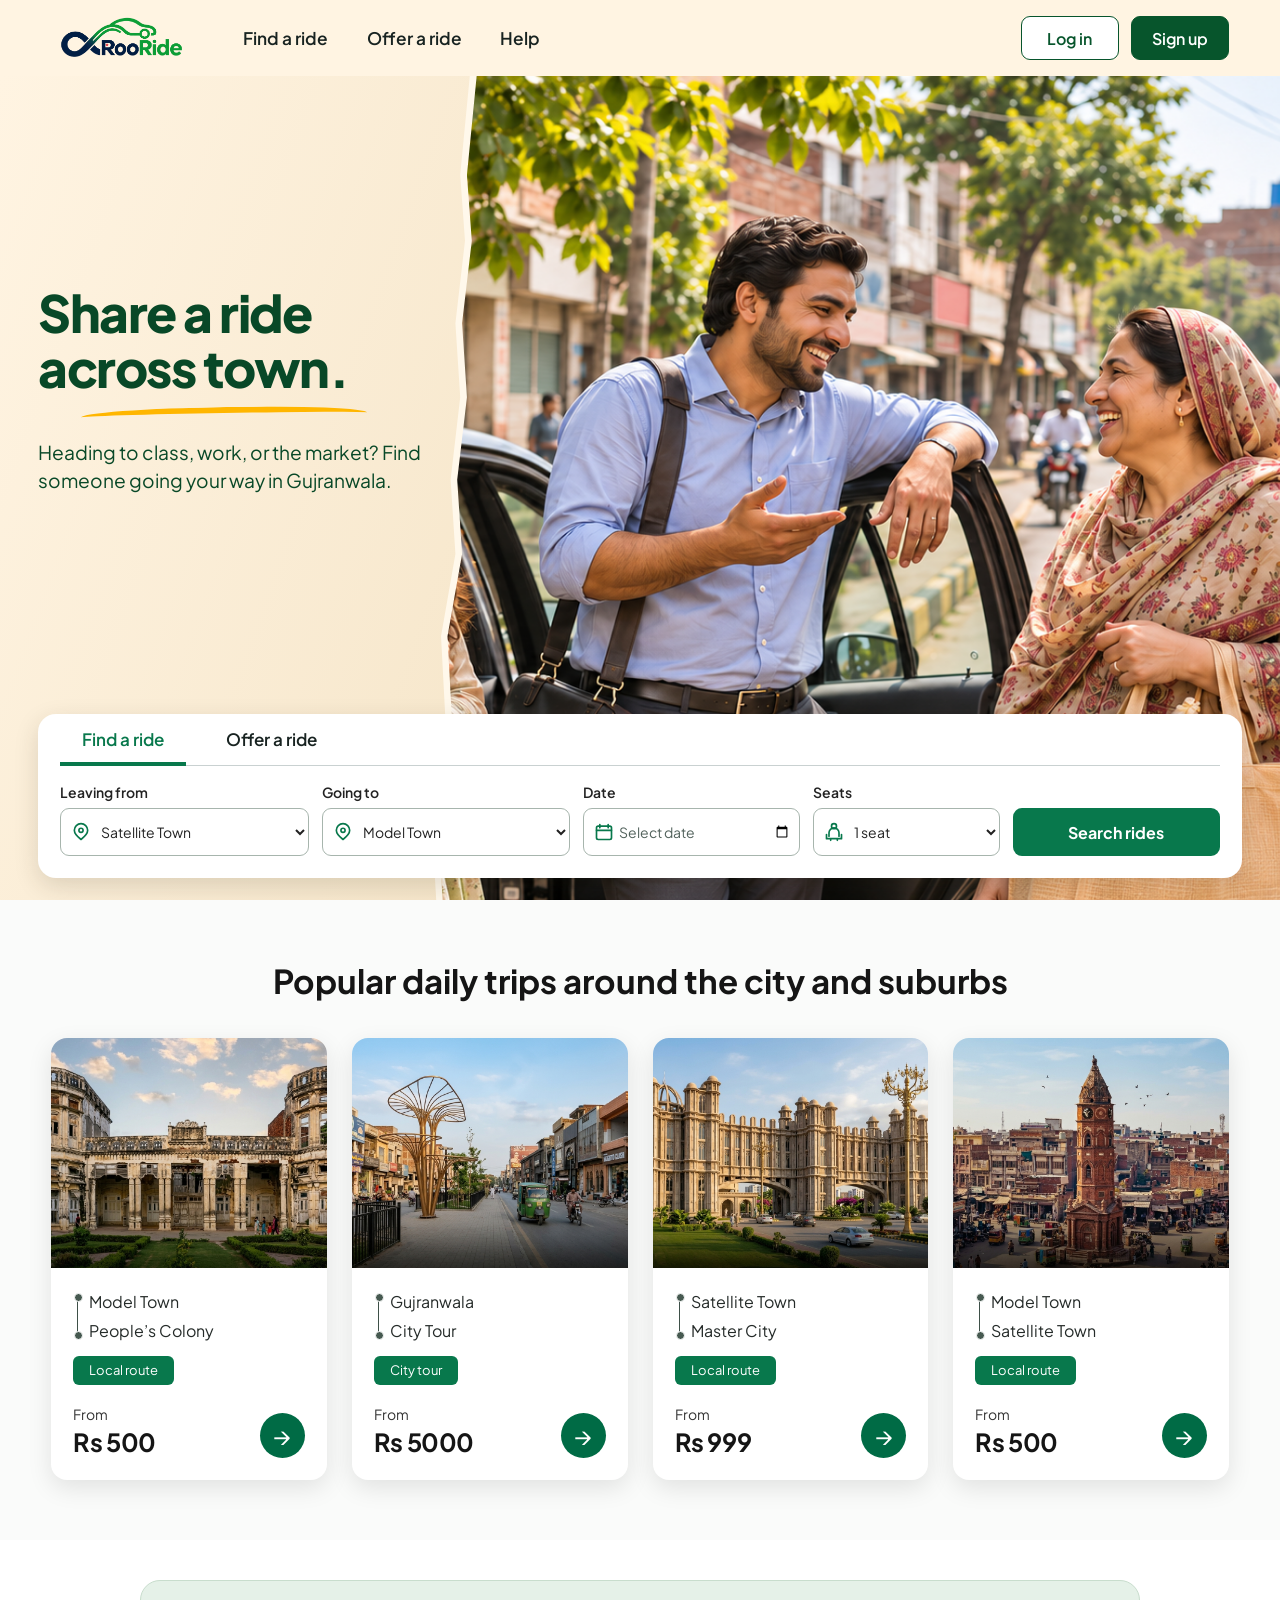
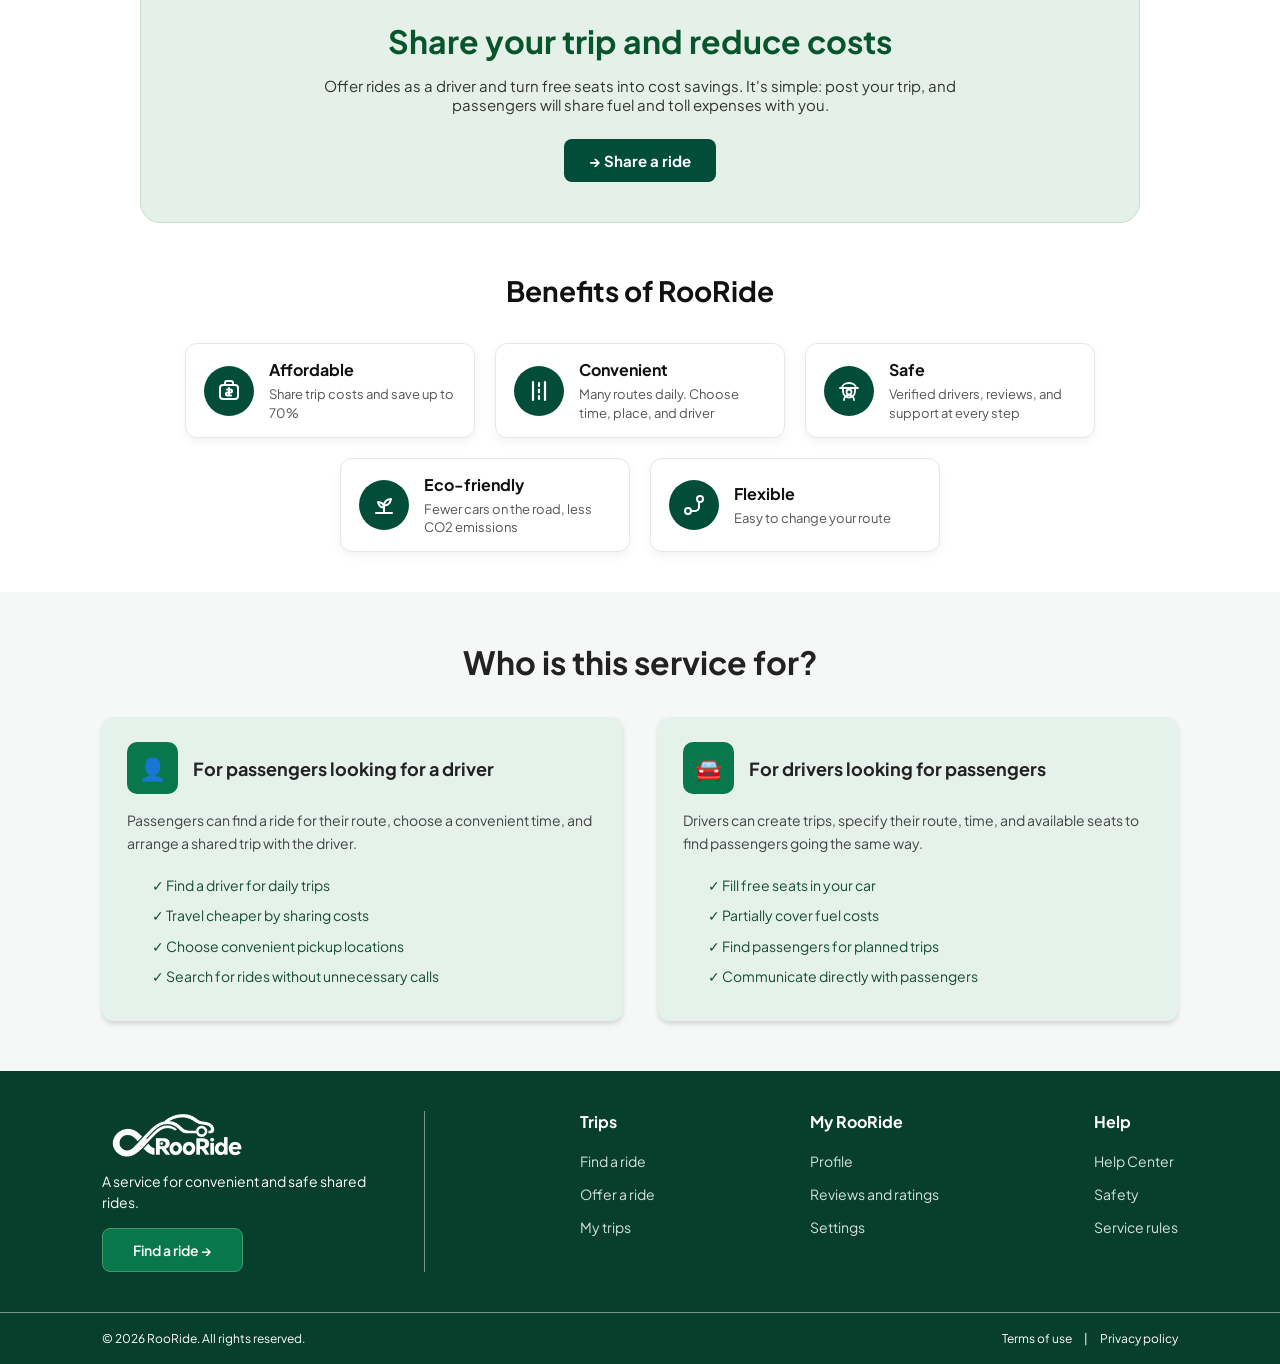
<file: index.html>
<!DOCTYPE html>
<html lang="en">
<head>
    <meta charset="UTF-8">
    <meta name="viewport" content="width=device-width, initial-scale=1.0">
    <meta name="color-scheme" content="light">
    <title>RooRide</title>
    <link rel="preconnect" href="https://fonts.googleapis.com">
    <link rel="preconnect" href="https://fonts.gstatic.com" crossorigin>
    <link href="https://fonts.googleapis.com/css2?family=Plus+Jakarta+Sans:wght@400;500;600;700;800&display=swap" rel="stylesheet">
    <link rel="stylesheet" href="style.css?v=6">
</head>
<body>

    <!-- Navbar -->
    <div class="navbar">
        <div class="nav-logo"><a href="index.html"><img src="logo.png" alt="RooRide Logo"></a></div>
        <div class="nav-links">
            <a href="login.html?intent=booking">Find a ride</a>
            <a href="login.html?intent=offer">Offer a ride</a>
            <a href="help.html">Help</a>
        </div>
        <div class="nav-right">
            <div class="login"><a href="login.html">Log in</a></div>
            <div class="signup"><a href="account-type.html">Sign up</a></div>
        </div>
    </div>

    <!-- Hero and ride search -->
    <div class="mainimg">
        <img src="background.png" alt="People sharing a ride in Pakistan">
        <div class="paperedge"></div>
        <div class="imagetext">
            <h1>Share a ride<br>across town.</h1>
            <div class="yellowline"></div>
            <p>Heading to class, work, or the market? Find someone going your way in Gujranwala.</p>
        </div>
        <div class="ridebox">
            <div class="ridetabs">
                <button class="tab active" type="button" aria-pressed="true" onclick="switchTab('find')">
                    Find a ride
                </button>

                <button class="tab" type="button" aria-pressed="false" onclick="switchTab('offer')">
                    Offer a ride
                </button>
            </div>

            <form class="rideform" id="rideform" action="find-ride.html" method="get">

                <div class="ridefield">
                    <label for="from">Leaving from</label>
                    <div class="fieldcontrol"><svg class="fieldicon" viewBox="0 0 24 24" fill="none" stroke="currentColor" stroke-width="2" stroke-linecap="round" stroke-linejoin="round" aria-hidden="true"><path d="M20 10c0 5-8 11-8 11S4 15 4 10a8 8 0 1 1 16 0Z"/><circle cx="12" cy="10" r="2.5"/></svg><select id="from" name="from" required>
                        <option value="">Select departure location</option>
                        <option value="GIFT University">GIFT University</option>
                        <option value="Satellite Town" selected>Satellite Town</option>
                        <option value="Peoples Colony">Peoples Colony</option>
                        <option value="Model Town">Model Town</option>
                        <option value="DC Colony">DC Colony</option>
                        <option value="Wapda Town">Wapda Town</option>
                        <option value="Citi Housing">Citi Housing</option>
                        <option value="Garden Town">Garden Town</option>
                        <option value="Civil Lines">Civil Lines</option>
                        <option value="Gulshan Iqbal">Gulshan Iqbal</option>
                        <option value="Rahwali">Rahwali</option>
                        <option value="Kangniwala">Kangniwala</option>
                        <option value="Chand Da Qila">Chand Da Qila</option>
                        <option value="Sialkot Bypass">Sialkot Bypass</option>
                        <option value="Khiali">Khiali</option>
                        <option value="Nowshera Virkan">Nowshera Virkan</option>
                        <option value="Kamoke">Kamoke</option>
                        <option value="Eminabad">Eminabad</option>
                    </select></div>
                </div>

                <div class="ridefield">
                    <label for="to">Going to</label>
                    <div class="fieldcontrol"><svg class="fieldicon" viewBox="0 0 24 24" fill="none" stroke="currentColor" stroke-width="2" stroke-linecap="round" stroke-linejoin="round" aria-hidden="true"><path d="M20 10c0 5-8 11-8 11S4 15 4 10a8 8 0 1 1 16 0Z"/><circle cx="12" cy="10" r="2.5"/></svg><select id="to" name="to" required>
                        <option value="">Select arrival location</option>
                        <option value="GIFT University">GIFT University</option>
                        <option value="Satellite Town">Satellite Town</option>
                        <option value="Peoples Colony">Peoples Colony</option>
                        <option value="Model Town" selected>Model Town</option>
                        <option value="DC Colony">DC Colony</option>
                        <option value="Wapda Town">Wapda Town</option>
                        <option value="Citi Housing">Citi Housing</option>
                        <option value="Garden Town">Garden Town</option>
                        <option value="Civil Lines">Civil Lines</option>
                        <option value="Gulshan Iqbal">Gulshan Iqbal</option>
                        <option value="Rahwali">Rahwali</option>
                        <option value="Kangniwala">Kangniwala</option>
                        <option value="Chand Da Qila">Chand Da Qila</option>
                        <option value="Sialkot Bypass">Sialkot Bypass</option>
                        <option value="Khiali">Khiali</option>
                        <option value="Nowshera Virkan">Nowshera Virkan</option>
                        <option value="Kamoke">Kamoke</option>
                        <option value="Eminabad">Eminabad</option>
                    </select></div>
                </div>

                <div class="ridefield">
                    <label for="date">Date</label>
                    <div class="fieldcontrol"><svg class="fieldicon" viewBox="0 0 24 24" fill="none" stroke="currentColor" stroke-width="2" stroke-linecap="round" stroke-linejoin="round" aria-hidden="true"><rect x="3" y="5" width="18" height="16" rx="2"/><path d="M7 3v4M17 3v4M3 10h18"/></svg><input type="date" id="date" name="date" required><span class="datehint">Select date</span></div>
                </div>

                <div class="ridefield">
                    <label for="passengers">Seats</label>
                    <div class="fieldcontrol"><svg class="fieldicon" viewBox="0 0 24 24" fill="none" stroke="currentColor" stroke-width="2" stroke-linecap="round" stroke-linejoin="round" aria-hidden="true"><circle cx="12" cy="5" r="3"/><path d="M6 17v-4a6 6 0 0 1 12 0v4M3 15v5h18v-5M8 20v2M16 20v2"/></svg><select id="passengers" name="passengers" required>
                        <option value="1">1 seat</option>
                        <option value="2">2 seats</option>
                        <option value="3">3 seats</option>
                        <option value="4">4 seats</option>
                    </select></div>
                </div>

                <div class="ridebutton">
                    <button type="submit" id="rideSubmit">Search rides</button>
                </div>
            </form>
        </div>

    </div>
    <!-- Updated popular daily trips section - design from 2page.jpg -->
    <section class="popular-trips-section" id="popular-trips">
        <div class="trips-container">
            <h2 class="fade-up">Popular daily trips around the city and suburbs</h2>
            <div class="trips-carousel">
                <div class="trips" id="trips-list">
            <article class="card trip-card fade-left">
                <img src="Heritage.jpg" alt="Gujranwala local trip" onerror="this.onerror=null; this.src='trip-placeholder.svg';">
                <div class="trip-card-content">
                    <div class="trip-route">
                        <span>Model Town</span>
                        <span>People’s Colony</span>
                    </div>
                    <span class="trip-tag">Local route</span>
                    <div class="trip-footer">
                        <div class="trip-price">
                            <span>From</span>
                            <strong>Rs 500</strong>
                        </div>
                        <a class="trip-action" href="find-ride.html?from=Model%20Town&amp;to=Peoples%20Colony" aria-label="Find ride from Model Town to People’s Colony">→</a>
                    </div>
                </div>
            </article>
            <article class="card trip-card fade-up">
                <img src="Satellite.jpg" alt="Gujranwala local trip" onerror="this.onerror=null; this.src='trip-placeholder.svg';">
                <div class="trip-card-content">
                    <div class="trip-route">
                        <span>Gujranwala</span>
                        <span>City Tour</span>
                    </div>
                    <span class="trip-tag">City tour</span>
                    <div class="trip-footer">
                        <div class="trip-price">
                            <span>From</span>
                            <strong>Rs 5000</strong>
                        </div>
                        <a class="trip-action" href="find-ride.html?from=Gujranwala&amp;to=City%20Tour" aria-label="Find ride from Gujranwala to City Tour">→</a>
                    </div>
                </div>
            </article>
            <article class="card trip-card fade-up">
                <img src="Master.jpg" alt="Gujranwala local trip" onerror="this.onerror=null; this.src='trip-placeholder.svg';">
                <div class="trip-card-content">
                    <div class="trip-route">
                        <span>Satellite Town</span>
                        <span>Master City</span>
                    </div>
                    <span class="trip-tag">Local route</span>
                    <div class="trip-footer">
                        <div class="trip-price">
                            <span>From</span>
                            <strong>Rs 999</strong>
                        </div>
                        <a class="trip-action" href="find-ride.html?from=Satellite%20Town&amp;to=Master%20City" aria-label="Find ride from Satellite Town to Master City">→</a>
                    </div>
                </div>
            </article>
            <article class="card trip-card fade-right">
                <img src="ghnta.jpg" alt="Gujranwala local trip" onerror="this.onerror=null; this.src='trip-placeholder.svg';">
                <div class="trip-card-content">
                    <div class="trip-route">
                        <span>Model Town</span>
                        <span>Satellite Town</span>
                    </div>
                    <span class="trip-tag">Local route</span>
                    <div class="trip-footer">
                        <div class="trip-price">
                            <span>From</span>
                            <strong>Rs 500</strong>
                        </div>
                        <a class="trip-action" href="find-ride.html?from=Model%20Town&amp;to=Satellite%20Town" aria-label="Find ride from Model Town to Satellite Town">→</a>
                    </div>
                </div>
            </article>
                </div>
            </div>
        </div>
    </section>


    <!-- Added Share Your Trip and Benefits Section -->
    <div class="benefits-section">
      <div class="container">

        <div class="hero-box fade-up">
          <h1>Share your trip and reduce costs</h1>
          <p>
            Offer rides as a driver and turn free seats into cost savings. It's simple: post your trip, and passengers will share fuel and toll expenses with you.
          </p>
          <a href="login.html?intent=booking" class="hero-btn">→ Share a ride</a>
        </div>

        <h2 class="heading fade-up">Benefits of RooRide</h2>

        <div class="cards-container">

          <div class="card fade-left">
            <div class="icon-circle">
              <img src="affordable.svg" alt="Affordable">
            </div>
            <div class="card-info">
              <h3>Affordable</h3>
              <p>Share trip costs and save up to 70%</p>
            </div>
          </div>

          <div class="card fade-up">
            <div class="icon-circle">
              <img src="convenient.svg" alt="Convenient">
            </div>
            <div class="card-info">
              <h3>Convenient</h3>
              <p>Many routes daily. Choose time, place, and driver</p>
            </div>
          </div>

          <div class="card fade-right">
            <div class="icon-circle">
              <img src="safe.svg" alt="Safe">
            </div>
            <div class="card-info">
              <h3>Safe</h3>
              <p>Verified drivers, reviews, and support at every step</p>
            </div>
          </div>

          <div class="card fade-left">
            <div class="icon-circle">
              <img src="eco.svg" alt="Eco-friendly">
            </div>
            <div class="card-info">
              <h3>Eco-friendly</h3>
              <p>Fewer cars on the road, less CO2 emissions</p>
            </div>
          </div>

          <div class="card fade-right">
            <div class="icon-circle">
              <img src="flexible.svg" alt="Flexible">
            </div>
            <div class="card-info">
              <h3>Flexible</h3>
              <p>Easy to change your route</p>
            </div>
          </div>

        </div>

      </div>
    </div>

    <!-- Service Section -->
    <div class="services">
        <h1 class="fade-up">Who is this service for?</h1>
        <div class="serviceboxes">
            <div class="servicebox fade-left">
                <div class="serviceheading"><span class="serviceicon">👤</span><h3>For passengers looking for a driver</h3></div>
                <p>Passengers can find a ride for their route, choose a convenient time, and arrange a shared trip with the driver.</p>
                <div class="servicelist"><p>✓ Find a driver for daily trips</p><p>✓ Travel cheaper by sharing costs</p><p>✓ Choose convenient pickup locations</p><p>✓ Search for rides without unnecessary calls</p></div>
            </div>
            <div class="servicebox fade-right">
                <div class="serviceheading"><span class="serviceicon">🚘</span><h3>For drivers looking for passengers</h3></div>
                <p>Drivers can create trips, specify their route, time, and available seats to find passengers going the same way.</p>
                <div class="servicelist"><p>✓ Fill free seats in your car</p><p>✓ Partially cover fuel costs</p><p>✓ Find passengers for planned trips</p><p>✓ Communicate directly with passengers</p></div>
            </div>
        </div>
    </div>
    <!-- Footer Section -->
    <div class="footer">
        <div class="footermain">
            <div class="footerlogo"><img src="footer-logo.png" alt="RooRide Logo"><p>A service for convenient and safe shared rides.</p><a href="login.html?intent=booking" class="footerbutton">Find a ride →</a></div>
            <div class="footerlinks"><h4>Trips</h4><a href="login.html?intent=booking">Find a ride</a><a href="login.html?intent=offer">Offer a ride</a><a href="login.html">My trips</a></div>
            <div class="footerlinks"><h4>My RooRide</h4><a href="login.html">Profile</a><a href="login.html">Reviews and ratings</a><a href="login.html">Settings</a></div>
            <div class="footerlinks"><h4>Help</h4><a href="help.html">Help Center</a><a href="safety.html">Safety</a><a href="rules.html">Service rules</a></div>
        </div>
        <div class="footerbottom"><p>© 2026 RooRide. All rights reserved.</p><div class="footerpolicy"><a href="terms.html">Terms of use</a><span>|</span><a href="privacy.html">Privacy policy</a></div></div>
    </div>
    <script src="script.js?v=4"></script>
</body>
</html>
</file>
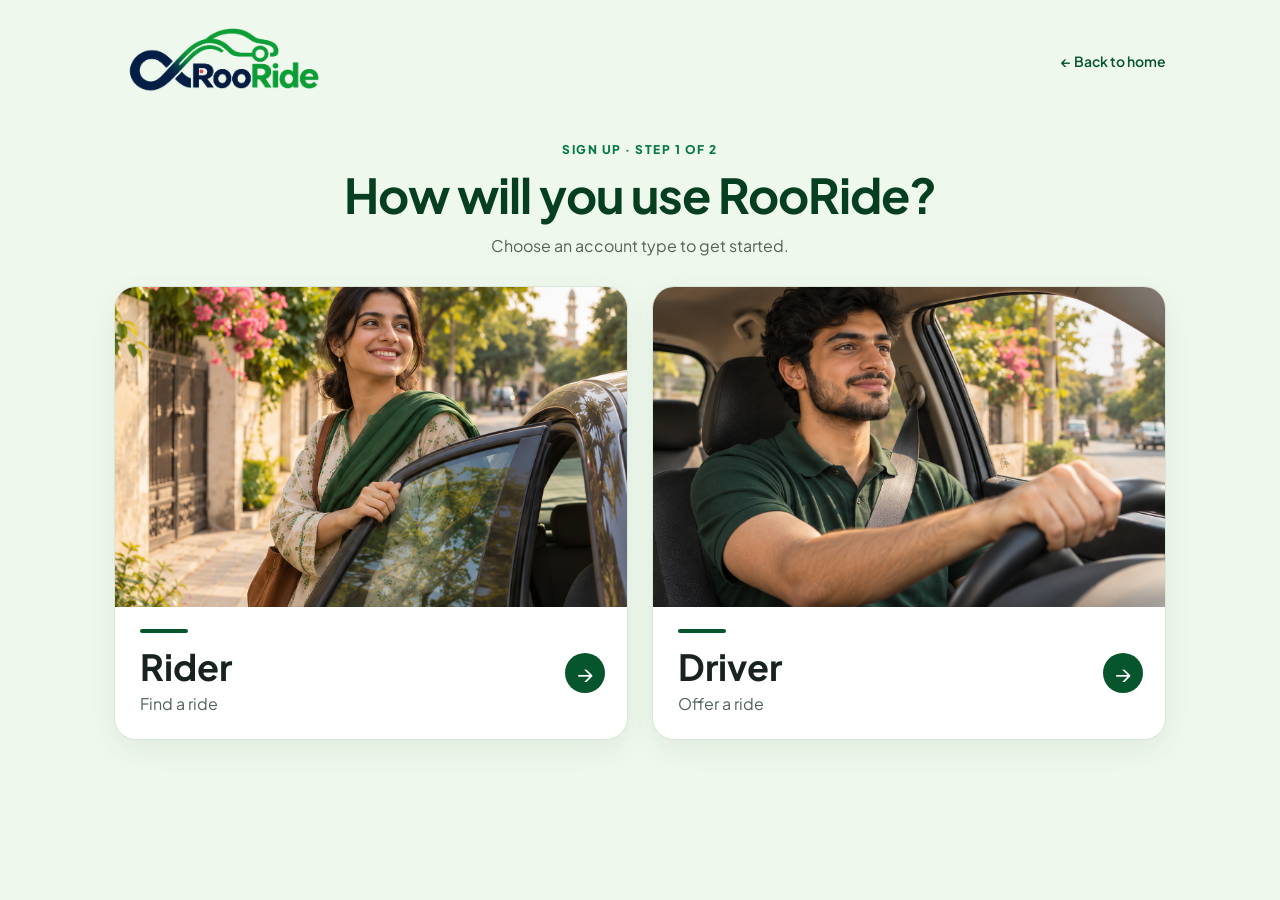
<file: account-type.html>
<!doctype html>
<html lang="en">
<head>
  <meta charset="utf-8">
  <meta name="viewport" content="width=device-width, initial-scale=1">
  <meta name="color-scheme" content="light">
  <link rel="preconnect" href="https://fonts.googleapis.com">
  <link rel="preconnect" href="https://fonts.gstatic.com" crossorigin>
  <link href="https://fonts.googleapis.com/css2?family=Plus+Jakarta+Sans:wght@400;500;600;700;800&display=swap" rel="stylesheet">
  <title>Choose your account | RooRide</title>
  <link rel="stylesheet" href="account-type.css?v=5">
</head>
<body>
  <main class="page">
    <header class="top-bar">
      <a class="brand" href="index.html"><img src="logo.png" alt="RooRide"></a>
      <a class="back-home" href="index.html">← Back to home</a>
    </header>

    <p class="step">SIGN UP · STEP 1 OF 2</p>
    <h1>How will you use RooRide?</h1>
    <p class="intro">Choose an account type to get started.</p>

    <section class="account-cards">
      <a class="account-card" href="rider-signup.html">
        <img src="ChatGPT Image Nov 24, 2026, 09_56_59 PM-1.png" alt="Rider getting into a car">
        <div class="card-text">
          <span class="green-line"></span>
          <h2>Rider</h2>
          <p>Find a ride</p>
          <span class="card-arrow" aria-hidden="true">→</span>
        </div>
      </a>

      <a class="account-card" href="driver-signup.html">
        <img src="ChatGPT Image Nov 24, 2026, 09_57_01 PM-2.png" alt="Driver sitting in a car">
        <div class="card-text">
          <span class="green-line"></span>
          <h2>Driver</h2>
          <p>Offer a ride</p>
          <span class="card-arrow" aria-hidden="true">→</span>
        </div>
      </a>
    </section>
  </main>
</body>
</html>
</file>
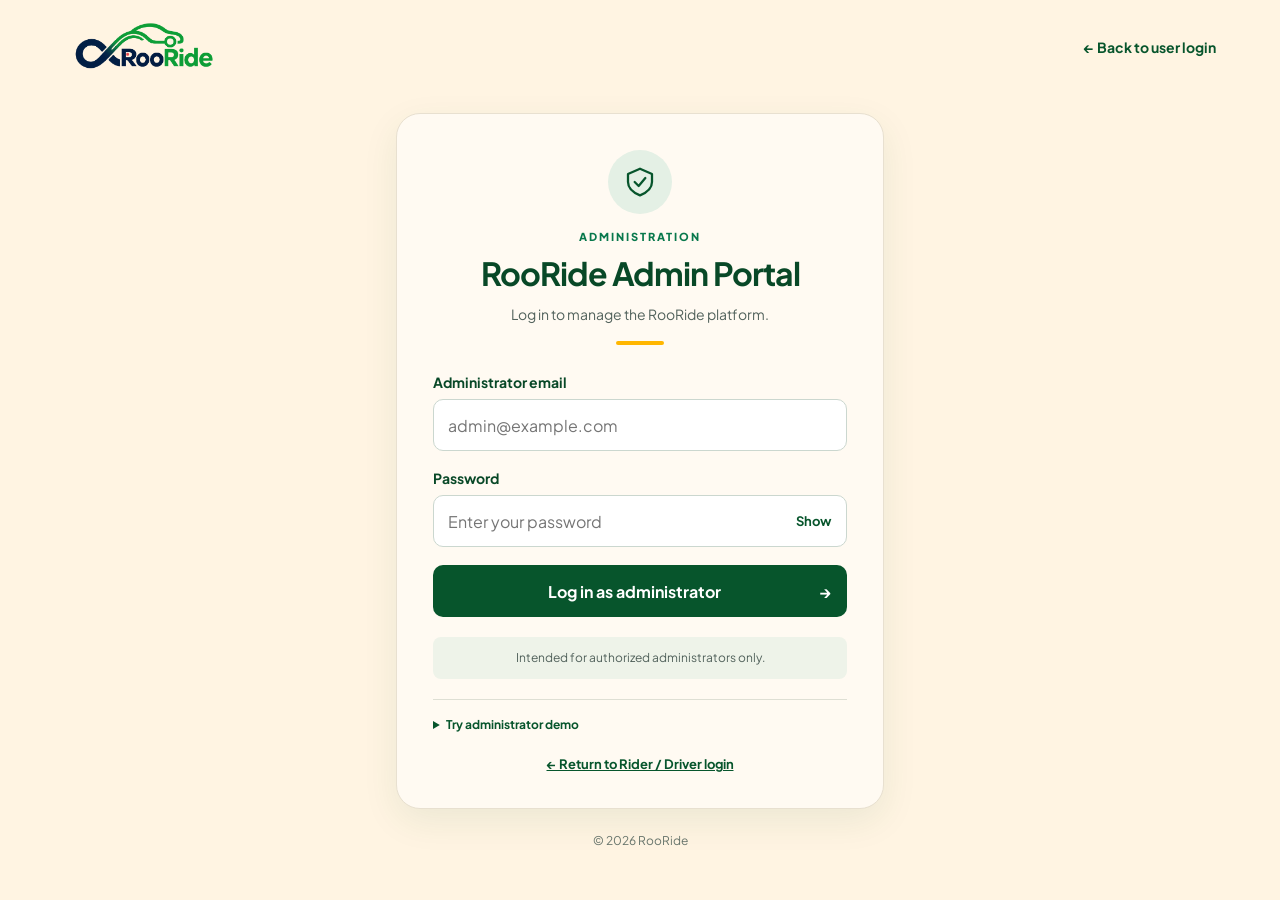
<file: admin-dashboard.html>
<!DOCTYPE html>
<html lang="en">
<head>
    <meta charset="UTF-8">
    <meta name="viewport" content="width=device-width, initial-scale=1.0">
    <title>Admin Dashboard | RooRide</title>
    <link rel="stylesheet" href="admin-dashboard.css">
    <link href="https://fonts.googleapis.com/css2?family=Plus+Jakarta+Sans:wght@400;500;600;700;800&display=swap" rel="stylesheet">
    <script src="admin-dashboard.js" defer></script>
</head>
<body>
    <header class="topbar">
        <div class="brand">Roo<span>Ride</span> <small>/ Admin</small></div>
        <div class="admin-name"><span class="avatar">A</span> Administrator</div>
    </header>
    <div class="layout">
        <aside class="sidebar">
            <p class="nav-label">MANAGEMENT</p>
            <nav aria-label="Admin navigation" id="navigation">
                <button class="nav-button active" data-page="overview">Overview</button>
                <button class="nav-button" data-page="users">Users</button>
                <button class="nav-button" data-page="drivers">Drivers &amp; vehicles</button>
                <button class="nav-button" data-page="verification">Verification</button>
                <button class="nav-button" data-page="rides">Rides</button>
                <button class="nav-button" data-page="bookings">Bookings</button>
                <p class="nav-label">ROORIDE MODULES</p>
                <button class="nav-button" data-page="campus">CampusConnect</button>
                <button class="nav-button" data-page="green">GreenImpact</button>
                <button class="nav-button" data-page="rewards">EcoRewards</button>
                <button class="nav-button" data-page="complaints">Complaints &amp; feedback</button>
                <button class="nav-button" data-page="reports">Analytics &amp; reports</button>
            </nav>
            <button class="logout" id="logout">Log out <span>↗</span></button>
        </aside>
        <main id="main">
            <div class="page-heading"><div><p class="eyebrow">ADMINISTRATOR PORTAL</p><h1 id="pageTitle">Overview<span>.</span></h1></div><span class="demo-label">DEMO DATA</span></div>
            <p id="notice" role="status" aria-live="polite" hidden></p>
            <section id="overview">
                <div class="welcome">
                    <div><p class="eyebrow">SMART &amp; SUSTAINABLE MOBILITY</p><h2>Building better journeys.</h2><p>Welcome back, Admin! Here's what's happening across RooRide.</p></div>
                    <!-- Connected City: simple SVG shapes, no image file needed. -->
                    <svg class="city" viewBox="0 0 500 245" role="img" aria-label="Illustration of a connected city, university, car and trees">
                        <circle cx="250" cy="110" r="96" fill="#e8ebd7"/>
                        <circle cx="332" cy="47" r="24" fill="#ffcf53"/>
                        <g fill="#b7cdaa"><rect x="65" y="97" width="53" height="104" rx="4"/><rect x="126" y="62" width="49" height="139" rx="4"/><rect x="365" y="83" width="53" height="118" rx="4"/><rect x="425" y="121" width="35" height="80" rx="3"/></g>
                        <g fill="#fff4e2">
                            <path d="M76 110h10v11H76z M97 110h10v11H97z M76 135h10v11H76z M97 135h10v11H97z M76 160h10v11H76z M97 160h10v11H97z M137 75h10v13h-10z M155 75h10v13h-10z M137 100h10v13h-10z M155 100h10v13h-10z M137 125h10v13h-10z M155 125h10v13h-10z M376 95h11v13h-11z M397 95h11v13h-11z M376 120h11v13h-11z M397 120h11v13h-11z M376 145h11v13h-11z M397 145h11v13h-11z"/>
                        </g>
                        <path d="M179 201 V100 L249 61 L319 100 V201 Z" fill="#07552c"/><path d="M169 105 L249 57 L329 105" fill="none" stroke="#07552c" stroke-width="9" stroke-linecap="round"/>
                        <rect x="232" y="151" width="34" height="50" rx="3" fill="#ffb600"/><circle cx="249" cy="104" r="14" fill="#fff4e2"/><path d="M249 95 V104 L256 109" fill="none" stroke="#07552c" stroke-width="2.5" stroke-linecap="round"/>
                        <g fill="#e3ebd9"><rect x="196" y="130" width="19" height="35" rx="3"/><rect x="282" y="130" width="19" height="35" rx="3"/></g>
                        <path d="M26 202 H474" stroke="#07552c" stroke-width="3" stroke-linecap="round"/>
                        <path d="M76 57 Q165 -5 249 37 Q343 0 430 56" fill="none" stroke="#08784c" stroke-width="2" stroke-dasharray="6 7"/>
                        <g fill="#ffb600" stroke="#fff4e2" stroke-width="4"><circle cx="76" cy="57" r="11"/><circle cx="249" cy="37" r="11"/><circle cx="430" cy="56" r="11"/></g>
                        <g transform="translate(96 172)"><path d="M0 8 L9 -9 H55 L71 8 L83 14 V30 H-7 V16 Z" fill="#ffb600"/><path d="M16 -3 H50 L61 8 H9 Z" fill="#fff4e2"/><path d="M34 -3 V8" stroke="#07552c" stroke-width="2"/><circle cx="12" cy="29" r="10" fill="#07552c"/><circle cx="64" cy="29" r="10" fill="#07552c"/><circle cx="12" cy="29" r="4" fill="#fff4e2"/><circle cx="64" cy="29" r="4" fill="#fff4e2"/></g>
                        <g transform="translate(345 147)"><rect x="-3" y="24" width="6" height="30" fill="#07552c"/><circle cy="8" r="23" fill="#08784c"/><circle cx="-14" cy="21" r="16" fill="#77a668"/><circle cx="14" cy="20" r="16" fill="#77a668"/></g>
                        <path d="M369 221 Q389 197 412 215 Q394 237 369 221" fill="#87ac66"/><path d="M365 228 L399 216" stroke="#07552c" stroke-width="2"/>
                    </svg>
                </div>
                <div class="stats" id="stats"></div>
                <div class="impact panel"><div class="section-heading"><h2>GreenImpact</h2><span>Completed shared rides</span></div><div class="impact-grid" id="impactStats"></div><p class="small">Estimated savings under the demo separate-car baseline.</p></div>
                <div class="panel"><div class="section-heading"><h2>Recent driver registrations</h2><button class="text-button" data-go="verification">View verification →</button></div><div id="recentDrivers" class="table-wrap"></div></div>
            </section>
            <section id="management" hidden>
                <div class="panel">
                    <div class="section-heading"><h2 id="sectionTitle"></h2></div>
                    <p id="description" class="muted"></p>
                    <div id="filters"><label for="search">Search records</label><input id="search" type="search" placeholder="Search by name, ID or status"></div>
                    <div id="records" class="table-wrap"></div>
                    <div id="extra"></div>
                </div>
            </section>
            <footer>© 2026 RooRide · Administrator Portal · University project demonstration</footer>
        </main>
    </div>
</body>
</html>
</file>
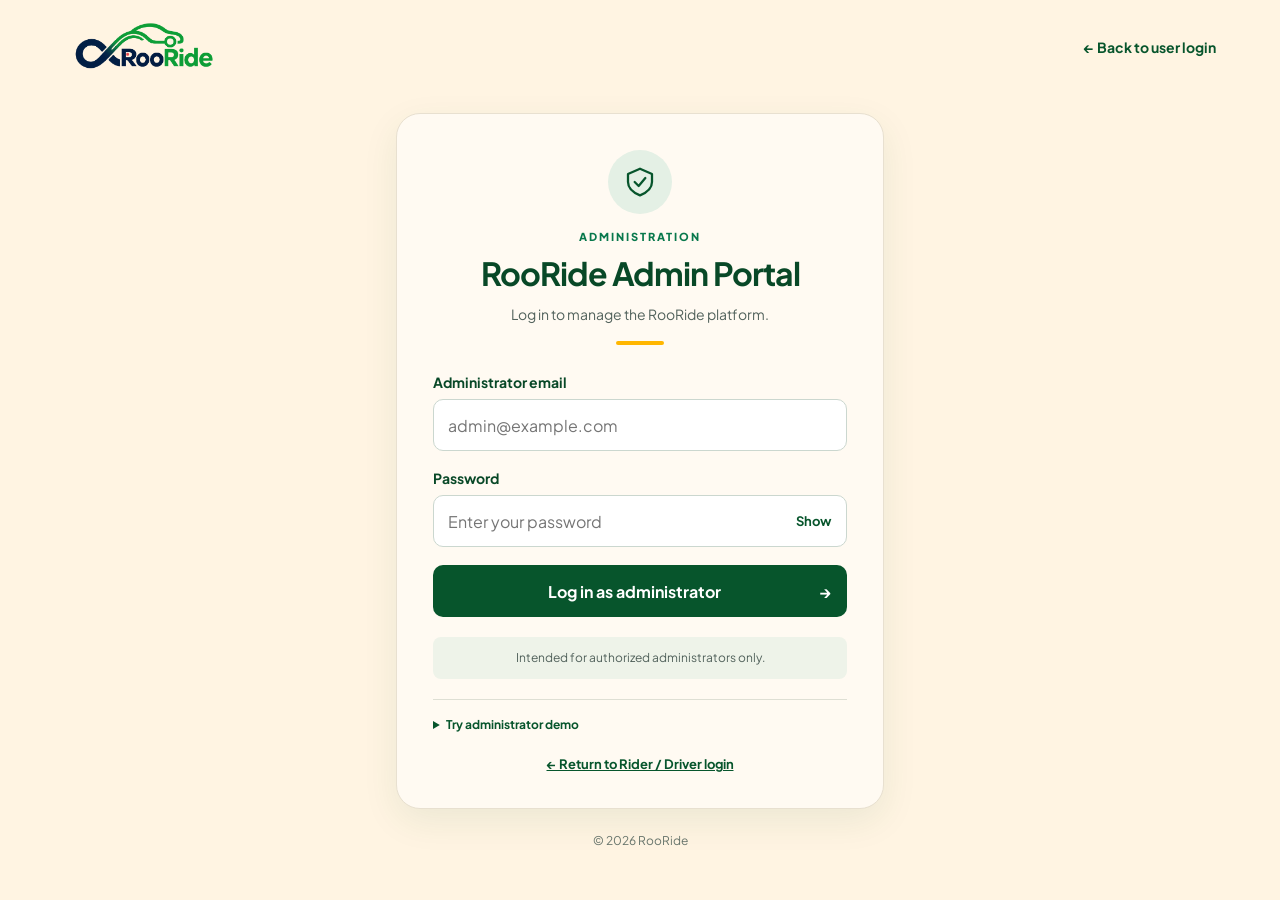
<file: admin-login.html>
<!DOCTYPE html>
<html lang="en">
<head>
    <meta charset="UTF-8">
    <meta name="viewport" content="width=device-width, initial-scale=1.0">
    <meta name="color-scheme" content="light">
    <title>Admin Login | RooRide</title>
    <link rel="preconnect" href="https://fonts.googleapis.com">
    <link rel="preconnect" href="https://fonts.gstatic.com" crossorigin>
    <link href="https://fonts.googleapis.com/css2?family=Plus+Jakarta+Sans:wght@400;500;600;700;800&display=swap" rel="stylesheet">
    <link rel="stylesheet" href="admin-login.css">
    <script src="admin-login.js" defer></script>
</head>
<body>
    <!-- Header and logo -->
    <header class="topbar">
        <a href="index.html"><img src="logo.png" alt="RooRide"></a>
        <a class="back-link" href="login.html">← Back to user login</a>
    </header>

    <main class="admin-page">
        <section class="admin-card">
            <!-- Admin portal heading -->
            <div class="admin-heading">
                <div class="shield" aria-hidden="true">
                    <svg viewBox="0 0 24 24" fill="none" stroke="currentColor" stroke-width="1.7" stroke-linecap="round" stroke-linejoin="round">
                        <path d="M12 2 21 6v6c0 5-4 8-9 10-5-2-9-5-9-10V6l9-4Z"/>
                        <path d="m8 12 3 3 5-6"/>
                    </svg>
                </div>
                <p class="eyebrow">ADMINISTRATION</p>
                <h1>RooRide Admin Portal</h1>
                <p class="subtitle">Log in to manage the RooRide platform.</p>
                <span class="yellow-line"></span>
            </div>

            <!-- Administrator login form -->
            <form id="adminForm" method="post">
                <div class="field">
                    <label for="adminEmail">Administrator email</label>
                    <input id="adminEmail" type="email" autocomplete="username" placeholder="admin@example.com" required>
                </div>
                <div class="field">
                    <label for="adminPassword">Password</label>
                    <div class="password-field">
                        <input id="adminPassword" type="password" autocomplete="current-password" placeholder="Enter your password" required>
                        <button id="togglePassword" class="show-password" type="button" aria-controls="adminPassword" aria-pressed="false">Show</button>
                    </div>
                </div>
                <button id="loginButton" class="primary-button" type="submit" disabled>Log in as administrator <span aria-hidden="true">→</span></button>
                <p id="message" class="message" role="status" aria-live="polite"></p>
                <noscript>Enable JavaScript to use the demo login.</noscript>
            </form>

            <!-- Shown after successful demo login -->
            <div class="success-panel" id="successPanel" hidden>
                <h2>Welcome, Administrator!</h2>
                <p>Demo login successful. Your administrator account has been identified.</p>
                <p>The Admin Dashboard will be connected in the next development phase.</p>
                <button class="primary-button" type="button" id="logoutButton">Log out</button>
            </div>

            <p class="portal-note">Intended for authorized administrators only.</p>
            <details class="demo-info" id="demoInfo">
                <summary>Try administrator demo</summary>
                <p>Email: admin@example.com<br>Password: Admin123</p>
                <button type="button" id="demoButton" class="demo-button">Fill sample credentials</button>
                <p>Frontend demonstration only. Do not enter real credentials.</p>
            </details>
            <a class="bottom-link" href="login.html">← Return to Rider / Driver login</a>
        </section>
        <p class="copyright">© 2026 RooRide</p>
    </main>
</body>
</html>
</file>
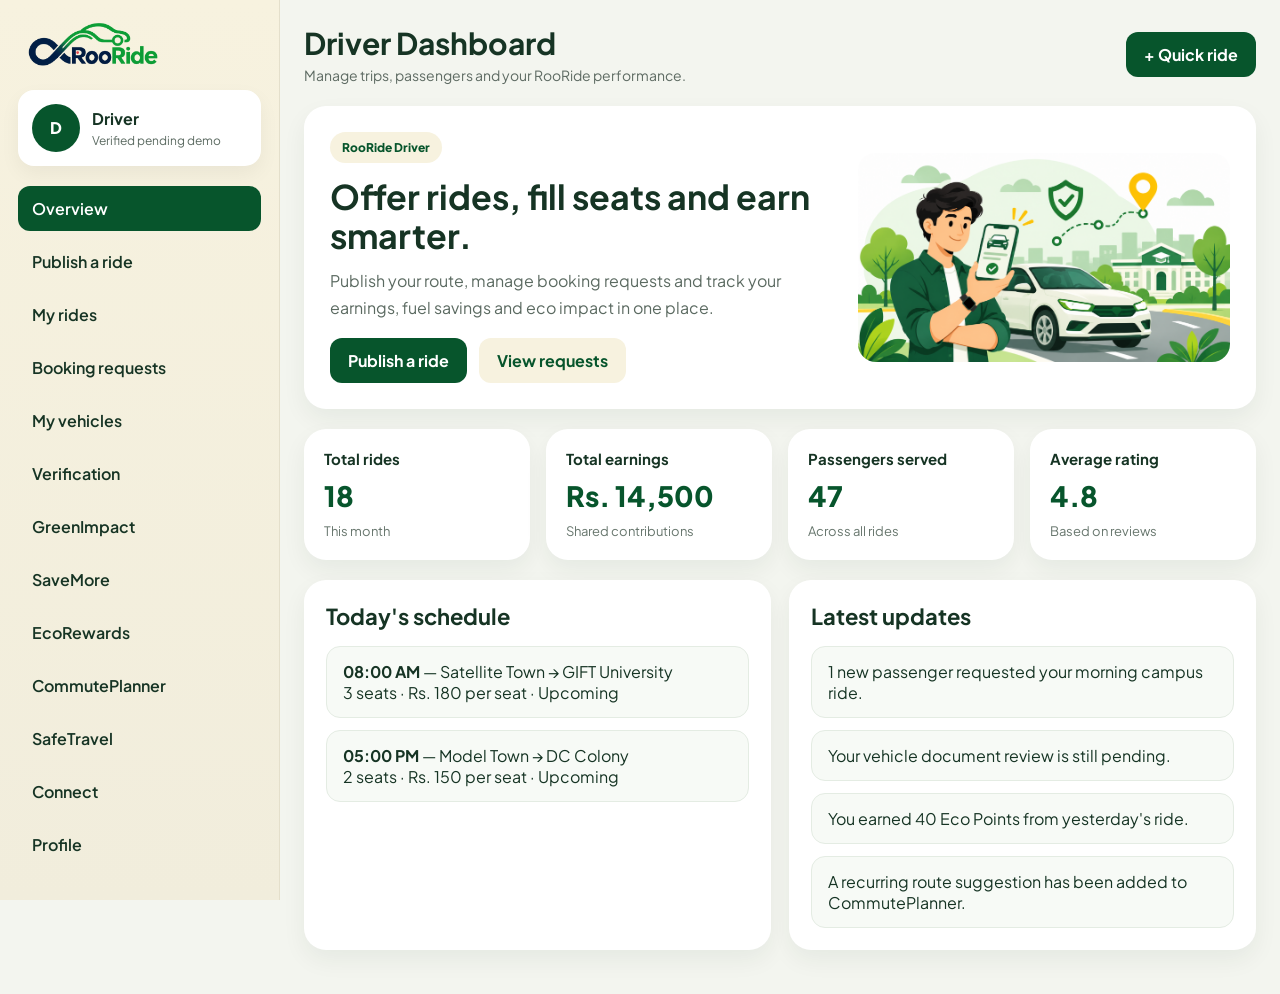
<file: driver-dashboard.html>
<!DOCTYPE html>
<html lang="en">
<head>
  <meta charset="UTF-8">
  <meta name="viewport" content="width=device-width, initial-scale=1.0">
  <title>RooRide Driver Dashboard</title>
  <link rel="preconnect" href="https://fonts.googleapis.com">
  <link rel="preconnect" href="https://fonts.gstatic.com" crossorigin>
  <link href="https://fonts.googleapis.com/css2?family=Plus+Jakarta+Sans:wght@400;500;600;700;800&display=swap" rel="stylesheet">
  <link rel="stylesheet" href="driver-dashboard.css?v=7">
</head>
<body>
  <div class="dashboard-layout">
    <aside class="sidebar" id="sidebar">
      <div class="sidebar-top">
        <img src="logo(2).png" alt="RooRide Logo" class="sidebar-logo">
        <button class="menu-close" id="menuClose">✕</button>
      </div>

      <div class="driver-card">
        <div class="driver-avatar">D</div>
        <div>
          <h3>Driver</h3>
          <p>Verified pending demo</p>
        </div>
      </div>

      <nav class="sidebar-nav">
        <button class="nav-item active" data-section="overview">Overview</button>
        <button class="nav-item" data-section="publishRide">Publish a ride</button>
        <button class="nav-item" data-section="myRides">My rides</button>
        <button class="nav-item" data-section="bookingRequests">Booking requests</button>
        <button class="nav-item" data-section="vehicles">My vehicles</button>
        <button class="nav-item" data-section="verification">Verification</button>
        <button class="nav-item" data-section="greenImpact">GreenImpact</button>
        <button class="nav-item" data-section="saveMore">SaveMore</button>
        <button class="nav-item" data-section="ecoRewards">EcoRewards</button>
        <button class="nav-item" data-section="commutePlanner">CommutePlanner</button>
        <button class="nav-item" data-section="safeTravel">SafeTravel</button>
        <button class="nav-item" data-section="connect">Connect</button>
        <button class="nav-item" data-section="profile">Profile</button>
      </nav>

      <a class="logout-link" href="login.html">Log out</a>
    </aside>

    <div class="page-area">
      <header class="topbar">
        <button class="menu-open" id="menuOpen">☰</button>
        <div>
          <h1>Driver Dashboard</h1>
          <p>Manage trips, passengers and your RooRide performance.</p>
        </div>
        <div class="topbar-actions">
          <button class="small-btn" id="quickRideBtn">+ Quick ride</button>
        </div>
      </header>

      <main class="content-area">
        <section class="dashboard-section active" id="overview">
          <div class="hero-box fade-up">
            <div class="hero-text">
              <span class="tag">RooRide Driver</span>
              <h2>Offer rides, fill seats and earn smarter.</h2>
              <p>Publish your route, manage booking requests and track your earnings, fuel savings and eco impact in one place.</p>
              <div class="hero-buttons">
                <button class="primary-btn" data-go="publishRide">Publish a ride</button>
                <button class="secondary-btn" data-go="bookingRequests">View requests</button>
              </div>
            </div>
            <div class="hero-image-box">
              <img src="RooRide_Driver_Dashboard_Illustration.png" alt="Driver Dashboard Illustration">
            </div>
          </div>

          <div class="stats-grid fade-up">
            <div class="stat-card">
              <h3>Total rides</h3>
              <p id="statRides">18</p>
              <span>This month</span>
            </div>
            <div class="stat-card">
              <h3>Total earnings</h3>
              <p id="statEarnings">Rs. 14,500</p>
              <span>Shared contributions</span>
            </div>
            <div class="stat-card">
              <h3>Passengers served</h3>
              <p id="statPassengers">47</p>
              <span>Across all rides</span>
            </div>
            <div class="stat-card">
              <h3>Average rating</h3>
              <p id="statRating">4.8</p>
              <span>Based on reviews</span>
            </div>
          </div>

          <div class="two-col-layout fade-up">
            <div class="panel">
              <div class="panel-head">
                <h3>Today's schedule</h3>
              </div>
              <ul class="list-box" id="todayScheduleList"></ul>
            </div>
            <div class="panel">
              <div class="panel-head">
                <h3>Latest updates</h3>
              </div>
              <ul class="list-box" id="updatesList"></ul>
            </div>
          </div>
        </section>

        <section class="dashboard-section" id="publishRide">
          <div class="panel fade-up">
            <div class="panel-head">
              <h3>Publish a ride</h3>
              <p>Create a new trip offer for passengers.</p>
            </div>
            <form class="form-grid" id="rideForm">
              <div class="form-group">
                <label for="from">Leaving from</label>
                <input type="text" id="from" placeholder="e.g. Satellite Town" required>
              </div>
              <div class="form-group">
                <label for="to">Going to</label>
                <input type="text" id="to" placeholder="e.g. GIFT University" required>
              </div>
              <div class="form-group">
                <label for="rideDate">Date</label>
                <input type="date" id="rideDate" required>
              </div>
              <div class="form-group">
                <label for="rideTime">Time</label>
                <input type="time" id="rideTime" required>
              </div>
              <div class="form-group">
                <label for="seatCount">Available seats</label>
                <select id="seatCount" required>
                  <option value="1">1</option>
                  <option value="2">2</option>
                  <option value="3">3</option>
                  <option value="4">4</option>
                </select>
              </div>
              <div class="form-group">
                <label for="fare">Fare per seat (Rs.)</label>
                <input type="number" id="fare" min="50" placeholder="150" required>
              </div>
              <div class="form-group full-width">
                <label for="notes">Ride notes</label>
                <textarea id="notes" rows="4" placeholder="Pickup point, women-only, luggage info, etc."></textarea>
              </div>
              <div class="form-group full-width form-actions">
                <button type="submit" class="primary-btn">Publish ride</button>
                <p id="rideMessage" class="message-text"></p>
              </div>
            </form>
          </div>
        </section>

        <section class="dashboard-section" id="myRides">
          <div class="panel fade-up">
            <div class="panel-head">
              <h3>My rides</h3>
              <p>Upcoming and completed rides.</p>
            </div>
            <div id="ridesContainer" class="card-list"></div>
          </div>
        </section>

        <section class="dashboard-section" id="bookingRequests">
          <div class="panel fade-up">
            <div class="panel-head">
              <h3>Booking requests</h3>
              <p>Accept or reject passenger requests.</p>
            </div>
            <div id="requestsContainer" class="card-list"></div>
          </div>
        </section>

        <section class="dashboard-section" id="vehicles">
          <div class="two-col-layout fade-up">
            <div class="panel">
              <div class="panel-head"><h3>Vehicle summary</h3></div>
              <div class="info-card big-info">
                <h4>Honda City 1.3</h4>
                <p><strong>Registration:</strong> GRW-2314</p>
                <p><strong>Color:</strong> White</p>
                <p><strong>Seats:</strong> 4</p>
                <p><strong>Fuel type:</strong> Petrol</p>
                <p><strong>Fuel efficiency:</strong> 14 km/L</p>
                <p><strong>AC:</strong> Yes</p>
              </div>
            </div>
            <div class="panel">
              <div class="panel-head"><h3>Vehicle comfort details</h3></div>
              <ul class="feature-list">
                <li>Seat belts available for all passengers</li>
                <li>Air conditioning enabled</li>
                <li>Small luggage space available</li>
                <li>Clean and smoke-free interior</li>
              </ul>
            </div>
          </div>
        </section>

        <section class="dashboard-section" id="verification">
          <div class="two-col-layout fade-up">
            <div class="panel">
              <div class="panel-head"><h3>Account verification</h3></div>
              <div class="status-box pending">
                <h4>Pending review</h4>
                <p>Your CNIC, driving licence and vehicle documents have been submitted. Admin review is in progress.</p>
              </div>
            </div>
            <div class="panel">
              <div class="panel-head"><h3>Uploaded documents</h3></div>
              <ul class="list-box">
                <li>CNIC Front - Uploaded</li>
                <li>CNIC Back - Uploaded</li>
                <li>Driving Licence - Uploaded</li>
                <li>Vehicle Registration - Uploaded</li>
              </ul>
            </div>
          </div>
        </section>

        <section class="dashboard-section" id="greenImpact">
          <div class="stats-grid fade-up">
            <div class="stat-card"><h3>CO₂ saved</h3><p>62 kg</p><span>By ride sharing</span></div>
            <div class="stat-card"><h3>Fuel saved</h3><p>31 L</p><span>Compared to solo rides</span></div>
            <div class="stat-card"><h3>Cars reduced</h3><p>18</p><span>Trips combined</span></div>
            <div class="stat-card"><h3>Green score</h3><p>91</p><span>Driver eco performance</span></div>
          </div>
        </section>

        <section class="dashboard-section" id="saveMore">
          <div class="two-col-layout fade-up">
            <div class="panel">
              <div class="panel-head"><h3>Expense summary</h3></div>
              <ul class="list-box">
                <li>Fuel expense this week: Rs. 3,200</li>
                <li>Toll expense this week: Rs. 450</li>
                <li>Passenger contribution: Rs. 5,600</li>
                <li>Net savings: Rs. 1,950</li>
              </ul>
            </div>
            <div class="panel">
              <div class="panel-head"><h3>Fare help</h3></div>
              <p class="paragraph">Use fare per seat based on route length, fuel use and toll costs so your passengers see clear and fair pricing.</p>
            </div>
          </div>
        </section>

        <section class="dashboard-section" id="ecoRewards">
          <div class="two-col-layout fade-up">
            <div class="panel">
              <div class="panel-head"><h3>Rewards overview</h3></div>
              <div class="info-card big-info">
                <h4>1,280 Eco Points</h4>
                <p>Badges earned: Green Starter, Ride Hero, Campus Connector</p>
                <p>Next badge unlock: 1,500 points</p>
              </div>
            </div>
            <div class="panel">
              <div class="panel-head"><h3>Leaderboard</h3></div>
              <ol class="rank-list">
                <li>Ali - 1,620 points</li>
                <li>You - 1,280 points</li>
                <li>Hamza - 1,150 points</li>
              </ol>
            </div>
          </div>
        </section>

        <section class="dashboard-section" id="commutePlanner">
          <div class="panel fade-up">
            <div class="panel-head"><h3>Recurring ride plans</h3></div>
            <div class="card-list">
              <div class="simple-card">
                <h4>Morning campus route</h4>
                <p>Satellite Town → GIFT University</p>
                <span>Mon to Fri · 8:00 AM</span>
              </div>
              <div class="simple-card">
                <h4>Return route</h4>
                <p>GIFT University → Model Town</p>
                <span>Mon to Fri · 3:30 PM</span>
              </div>
            </div>
          </div>
        </section>

        <section class="dashboard-section" id="safeTravel">
          <div class="two-col-layout fade-up">
            <div class="panel">
              <div class="panel-head"><h3>Pickup PIN</h3></div>
              <div class="pin-box">6342</div>
              <p class="paragraph">Ask the passenger to confirm this pickup PIN before the trip starts.</p>
            </div>
            <div class="panel">
              <div class="panel-head"><h3>Emergency details</h3></div>
              <ul class="list-box">
                <li>Emergency contact: Brother - 0300 1234567</li>
                <li>Vehicle assistance: Demo service line</li>
                <li>Safety note: Share live route with trusted contact</li>
              </ul>
            </div>
          </div>
        </section>

        <section class="dashboard-section" id="connect">
          <div class="two-col-layout fade-up">
            <div class="panel">
              <div class="panel-head"><h3>Messages</h3></div>
              <ul class="list-box">
                <li>Sarah: Please wait 5 minutes at the gate.</li>
                <li>Usman: Is there space for one extra bag?</li>
                <li>Campus Group: Tomorrow's route demand is high.</li>
              </ul>
            </div>
            <div class="panel">
              <div class="panel-head"><h3>Private groups</h3></div>
              <ul class="list-box">
                <li>GIFT University Riders</li>
                <li>Model Town Commuters</li>
                <li>Daily Campus Drivers</li>
              </ul>
            </div>
          </div>
        </section>

        <section class="dashboard-section" id="profile">
          <div class="panel fade-up">
            <div class="panel-head"><h3>Profile details</h3></div>
            <form class="form-grid">
              <div class="form-group">
                <label>Full name</label>
                <input type="text" value="Demo Driver">
              </div>
              <div class="form-group">
                <label>Email</label>
                <input type="email" value="driver@example.com">
              </div>
              <div class="form-group">
                <label>Mobile</label>
                <input type="text" value="03001234567">
              </div>
              <div class="form-group">
                <label>City</label>
                <input type="text" value="Gujranwala">
              </div>
              <div class="form-group full-width form-actions">
                <button type="button" class="primary-btn">Save changes</button>
              </div>
            </form>
          </div>
        </section>
      </main>
    </div>
  </div>

  <script src="driver-dashboard.js?v=7"></script>
</body>
</html>
</file>
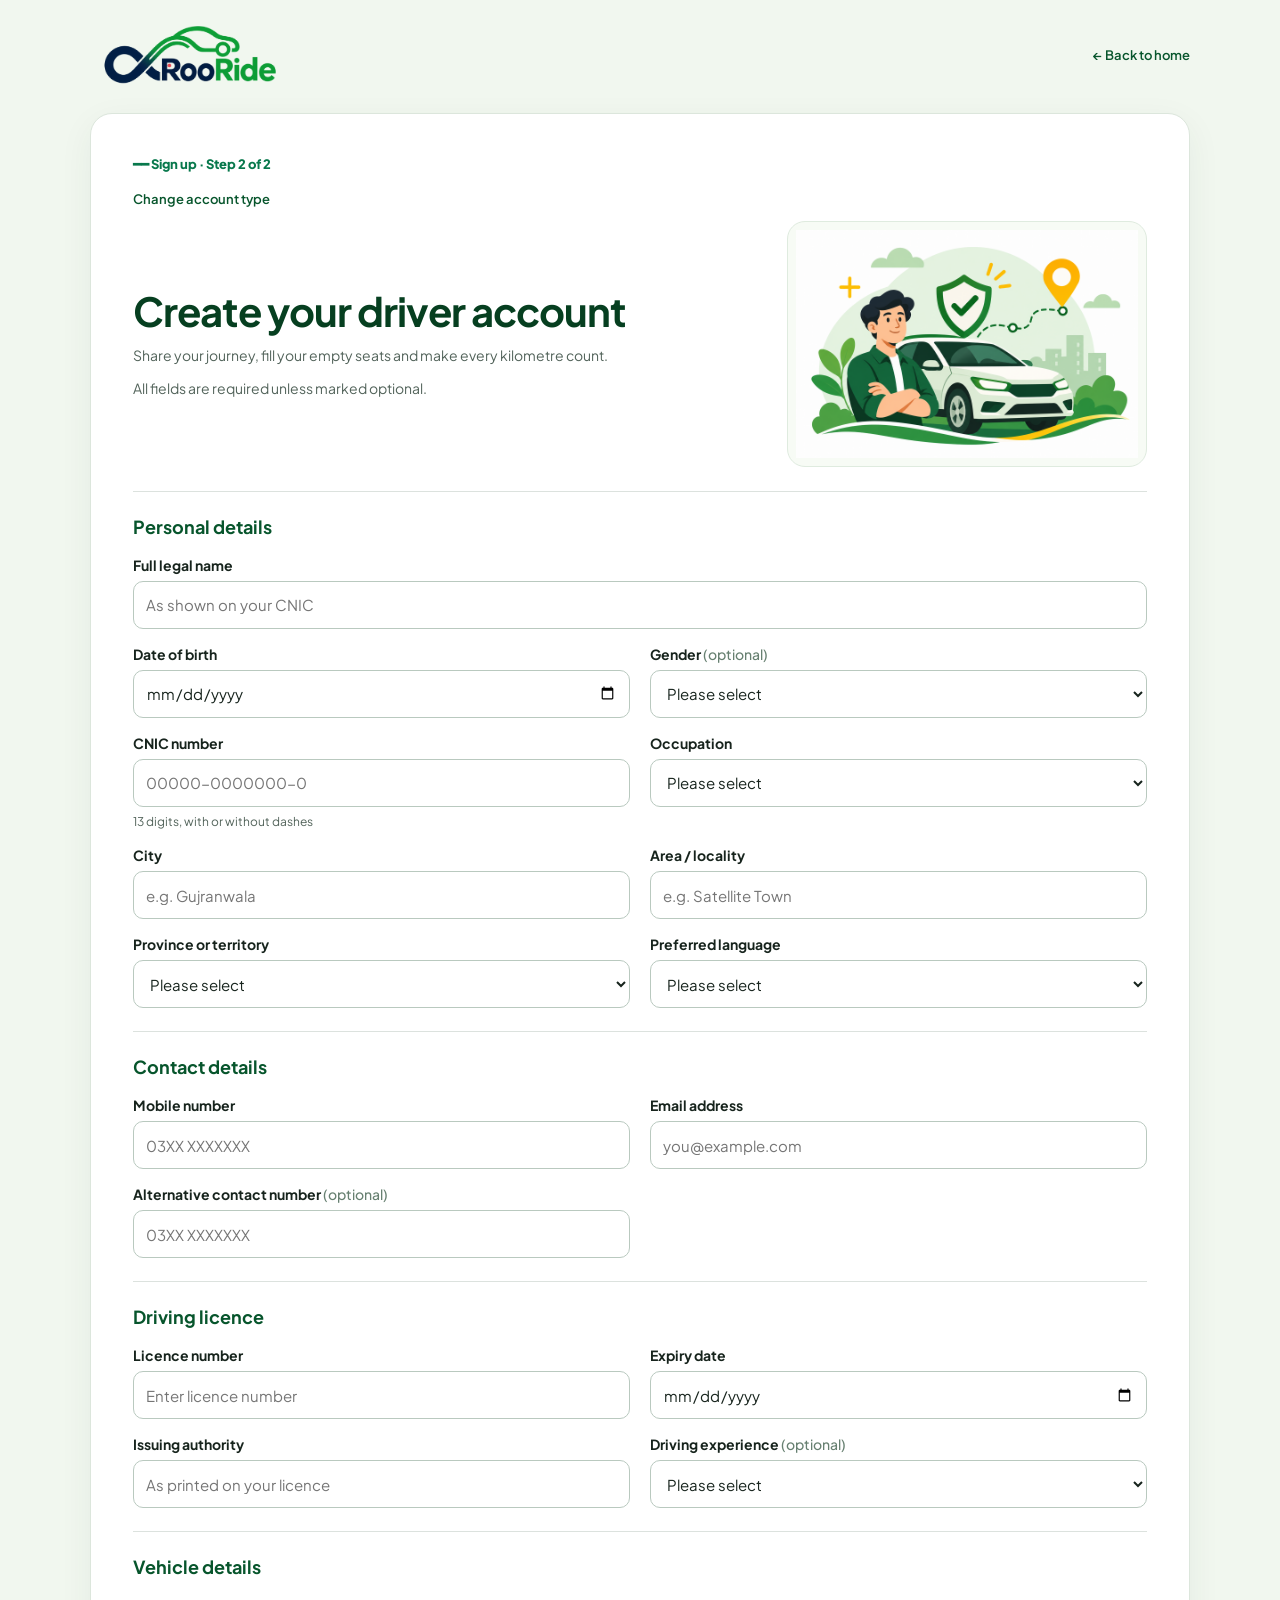
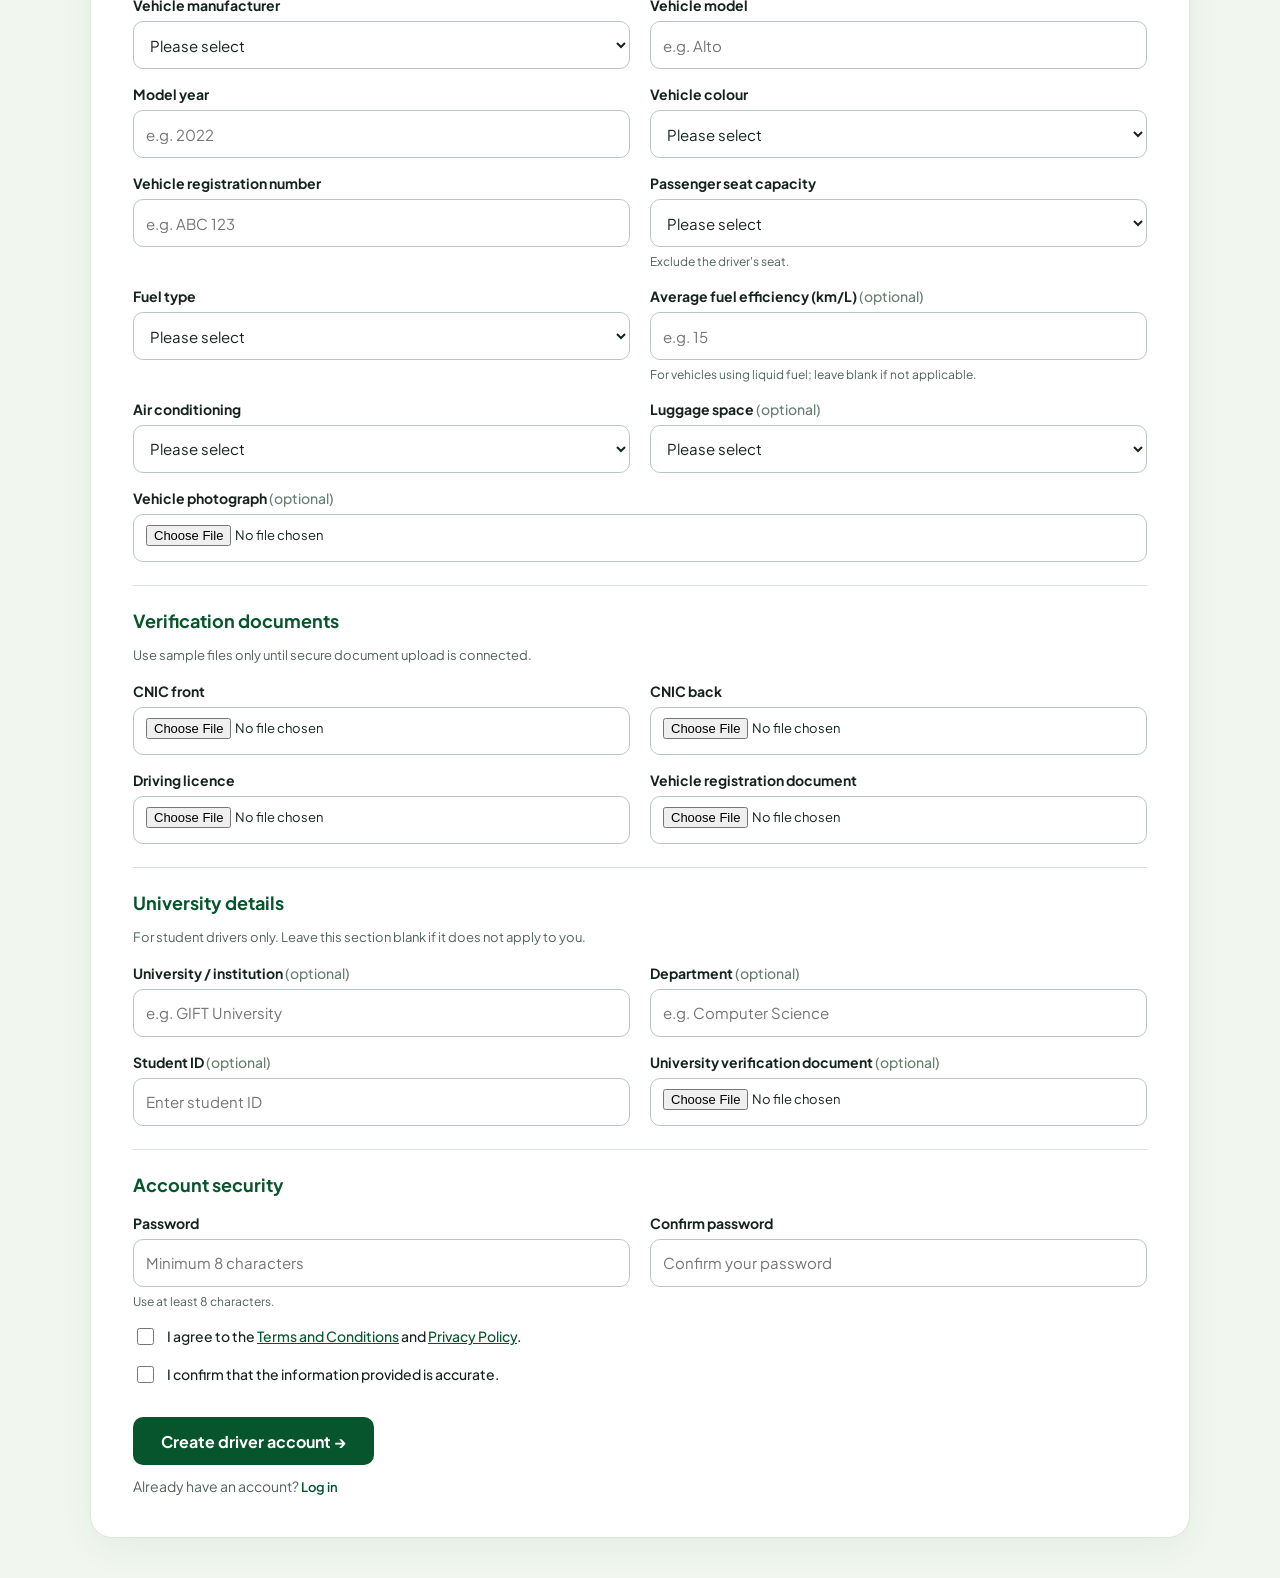
<file: driver-signup.html>
<!doctype html>
<html lang="en">
<head>
  <meta charset="utf-8">
  <meta name="viewport" content="width=device-width, initial-scale=1">
  <meta name="color-scheme" content="light">
  <link rel="preconnect" href="https://fonts.googleapis.com">
  <link rel="preconnect" href="https://fonts.gstatic.com" crossorigin>
  <link href="https://fonts.googleapis.com/css2?family=Plus+Jakarta+Sans:wght@400;500;600;700;800&display=swap" rel="stylesheet">
  <title>Create your driver account | RooRide</title>
  <link rel="stylesheet" href="driver-signup.css?v=6">
</head>
<body>
  <header class="signup-header">
    <a href="index.html"><img src="logo(2).png" alt="RooRide"></a>
    <a class="home-link" href="index.html">← Back to home</a>
  </header>
  <main class="signup-page">
    <p class="progress">━━ Sign up · Step 2 of 2</p>
    <a class="change-link" href="account-type.html">Change account type</a>
    <section class="intro-block">
      <div class="intro-text">
        <h1>Create your driver account</h1>
        <p class="note">Share your journey, fill your empty seats and make every kilometre count.</p>
        <p class="note">All fields are required unless marked optional.</p>
      </div>
      <div class="intro-illustration">
        <img src="driver-illustration.png" alt="" width="1536" height="1024">
      </div>
    </section>
    <!-- Frontend only. Enable the submit button and connect a secure backend when ready. -->
    <form id="signup-form" method="post" enctype="multipart/form-data">
      <input type="hidden" name="role" value="driver">
      <section class="form-section">
        <h2>Personal details</h2>
        <div class="field full-width">
          <label for="full-name">Full legal name</label>
          <input id="full-name" name="fullName" type="text" autocomplete="name" placeholder="As shown on your CNIC" required>
        </div>
        <div class="field">
          <label for="birth-date">Date of birth</label>
          <input id="birth-date" name="birthDate" type="date"  required>
        </div>
        <div class="field">
          <label for="gender">Gender <span class="optional">(optional)</span></label>
          <select id="gender" name="gender">
            <option value="">Please select</option>
            <option value="Male">Male</option>
            <option value="Female">Female</option>
            <option value="Prefer not to say">Prefer not to say</option>
          </select>
        </div>
        <div class="field">
          <label for="cnic">CNIC number</label>
          <input id="cnic" name="cnic" type="text" inputmode="numeric" placeholder="00000-0000000-0" required>
          <small>13 digits, with or without dashes</small>
        </div>
        <div class="field">
          <label for="occupation">Occupation</label>
          <select id="occupation" name="occupation" required>
            <option value="">Please select</option>
            <option value="Student">Student</option>
            <option value="Employee">Employee</option>
            <option value="Self-employed">Self-employed</option>
            <option value="Freelancer">Freelancer</option>
            <option value="Other">Other</option>
          </select>
        </div>
        <div class="field">
          <label for="city">City</label>
          <input id="city" name="city" type="text" autocomplete="address-level2" placeholder="e.g. Gujranwala" required>
        </div>
        <div class="field">
          <label for="neighborhood">Area / locality</label>
          <input id="neighborhood" name="neighborhood" type="text" placeholder="e.g. Satellite Town" required>
        </div>
        <div class="field">
          <label for="province">Province or territory</label>
          <select id="province" name="province" required>
            <option value="">Please select</option>
            <option value="Punjab">Punjab</option>
            <option value="Sindh">Sindh</option>
            <option value="Khyber Pakhtunkhwa">Khyber Pakhtunkhwa</option>
            <option value="Balochistan">Balochistan</option>
            <option value="Islamabad Capital Territory">Islamabad Capital Territory</option>
            <option value="Gilgit-Baltistan">Gilgit-Baltistan</option>
            <option value="Azad Jammu and Kashmir">Azad Jammu and Kashmir</option>
          </select>
        </div>
        <div class="field">
          <label for="language">Preferred language</label>
          <select id="language" name="language" required>
            <option value="">Please select</option>
            <option value="English">English</option>
            <option value="Urdu">Urdu</option>
          </select>
        </div>
      </section>
      <section class="form-section">
        <h2>Contact details</h2>
        <div class="field">
          <label for="mobile">Mobile number</label>
          <input id="mobile" name="mobile" type="tel" autocomplete="tel" placeholder="03XX XXXXXXX" required>
        </div>
        <div class="field">
          <label for="email">Email address</label>
          <input id="email" name="email" type="email" autocomplete="email" placeholder="you@example.com" required>
        </div>
        <div class="field">
          <label for="alternative-mobile">Alternative contact number <span class="optional">(optional)</span></label>
          <input id="alternative-mobile" name="alternativeMobile" type="tel" placeholder="03XX XXXXXXX">
        </div>
      </section>
      <section class="form-section">
        <h2>Driving licence</h2>
        <div class="field">
          <label for="licence-number">Licence number</label>
          <input id="licence-number" name="licenceNumber" type="text" placeholder="Enter licence number" required>
        </div>
        <div class="field">
          <label for="licence-expiry">Expiry date</label>
          <input id="licence-expiry" name="licenceExpiry" type="date"  required>
        </div>
        <div class="field">
          <label for="issuing-authority">Issuing authority</label>
          <input id="issuing-authority" name="issuingAuthority" type="text" placeholder="As printed on your licence" required>
        </div>
        <div class="field">
          <label for="driving-experience">Driving experience <span class="optional">(optional)</span></label>
          <select id="driving-experience" name="drivingExperience">
            <option value="">Please select</option>
            <option value="Less than 1 year">Less than 1 year</option>
            <option value="1–2 years">1–2 years</option>
            <option value="3–5 years">3–5 years</option>
            <option value="6–10 years">6–10 years</option>
            <option value="More than 10 years">More than 10 years</option>
          </select>
        </div>
      </section>
      <section class="form-section">
        <h2>Vehicle details</h2>
        <div class="field">
          <label for="vehicle-make">Vehicle manufacturer</label>
          <select id="vehicle-make" name="vehicleMake" required>
            <option value="">Please select</option>
            <option value="Suzuki">Suzuki</option>
            <option value="Toyota">Toyota</option>
            <option value="Honda">Honda</option>
            <option value="Kia">Kia</option>
            <option value="Hyundai">Hyundai</option>
            <option value="Changan">Changan</option>
            <option value="MG">MG</option>
            <option value="Other">Other</option>
          </select>
        </div>
        <div class="field">
          <label for="vehicle-model">Vehicle model</label>
          <input id="vehicle-model" name="vehicleModel" type="text" placeholder="e.g. Alto" required>
        </div>
        <div class="field">
          <label for="model-year">Model year</label>
          <input id="model-year" name="modelYear" type="number" placeholder="e.g. 2022" step="1" required>
        </div>
        <div class="field">
          <label for="vehicle-colour">Vehicle colour</label>
          <select id="vehicle-colour" name="vehicleColour" required>
            <option value="">Please select</option>
            <option value="White">White</option>
            <option value="Black">Black</option>
            <option value="Silver">Silver</option>
            <option value="Grey">Grey</option>
            <option value="Blue">Blue</option>
            <option value="Red">Red</option>
            <option value="Green">Green</option>
            <option value="Other">Other</option>
          </select>
        </div>
        <div class="field">
          <label for="plate-number">Vehicle registration number</label>
          <input id="plate-number" name="plateNumber" type="text" placeholder="e.g. ABC 123" required>
        </div>
        <div class="field">
          <label for="passengers">Passenger seat capacity</label>
          <select id="passengers" name="passengers" required>
            <option value="">Please select</option>
            <option value="1">1</option>
            <option value="2">2</option>
            <option value="3">3</option>
            <option value="4">4</option>
            <option value="5">5</option>
            <option value="6">6</option>
            <option value="7">7</option>
            <option value="8">8</option>
          </select>
          <small>Exclude the driver's seat.</small>
        </div>
        <div class="field">
          <label for="fuel-type">Fuel type</label>
          <select id="fuel-type" name="fuelType" required>
            <option value="">Please select</option>
            <option value="Petrol">Petrol</option>
            <option value="Diesel">Diesel</option>
            <option value="CNG">CNG</option>
            <option value="Hybrid">Hybrid</option>
            <option value="Electric">Electric</option>
            <option value="Other">Other</option>
          </select>
        </div>
        <div class="field">
          <label for="fuel-efficiency">Average fuel efficiency (km/L) <span class="optional">(optional)</span></label>
          <input id="fuel-efficiency" name="fuelEfficiency" type="number" step="0.1" placeholder="e.g. 15">
          <small>For vehicles using liquid fuel; leave blank if not applicable.</small>
        </div>
        <div class="field">
          <label for="air-conditioning">Air conditioning</label>
          <select id="air-conditioning" name="airConditioning" required>
            <option value="">Please select</option>
            <option value="Yes">Yes</option>
            <option value="No">No</option>
          </select>
        </div>
        <div class="field">
          <label for="luggage-space">Luggage space <span class="optional">(optional)</span></label>
          <select id="luggage-space" name="luggageSpace">
            <option value="">Please select</option>
            <option value="Limited">Limited</option>
            <option value="Medium">Medium</option>
            <option value="Large">Large</option>
            <option value="None">None</option>
          </select>
        </div>
        <div class="field full-width">
          <label for="vehicle-photo">Vehicle photograph <span class="optional">(optional)</span></label>
          <input id="vehicle-photo" name="vehiclePhoto" type="file" accept="image/*">
        </div>
      </section>
      <section class="form-section">
        <h2>Verification documents</h2>
        <p class="section-note">Use sample files only until secure document upload is connected.</p>
        <div class="field">
          <label for="cnic-front">CNIC front</label>
          <input id="cnic-front" name="cnicFront" type="file" accept="image/*,application/pdf" required>
        </div>
        <div class="field">
          <label for="cnic-back">CNIC back</label>
          <input id="cnic-back" name="cnicBack" type="file" accept="image/*,application/pdf" required>
        </div>
        <div class="field">
          <label for="licence-document">Driving licence</label>
          <input id="licence-document" name="licenceDocument" type="file" accept="image/*,application/pdf" required>
        </div>
        <div class="field">
          <label for="registration-document">Vehicle registration document</label>
          <input id="registration-document" name="registrationDocument" type="file" accept="image/*,application/pdf" required>
        </div>
      </section>
      <section class="form-section">
        <h2>University details</h2>
        <p class="section-note">For student drivers only. Leave this section blank if it does not apply to you.</p>
        <div class="field">
          <label for="university">University / institution <span class="optional">(optional)</span></label>
          <input id="university" name="university" type="text" placeholder="e.g. GIFT University">
        </div>
        <div class="field">
          <label for="department">Department <span class="optional">(optional)</span></label>
          <input id="department" name="department" type="text" placeholder="e.g. Computer Science">
        </div>
        <div class="field">
          <label for="student-id">Student ID <span class="optional">(optional)</span></label>
          <input id="student-id" name="studentId" type="text" placeholder="Enter student ID">
        </div>
        <div class="field">
          <label for="student-document">University verification document <span class="optional">(optional)</span></label>
          <input id="student-document" name="studentDocument" type="file" accept="image/*,application/pdf">
        </div>
      </section>
      <section class="form-section">
        <h2>Account security</h2>
        <div class="field">
          <label for="password">Password</label>
          <input id="password" name="password" type="password" autocomplete="new-password" minlength="8" placeholder="Minimum 8 characters" required>
          <small>Use at least 8 characters.</small>
        </div>
        <div class="field">
          <label for="confirm-password">Confirm password</label>
          <input id="confirm-password" name="confirmPassword" type="password" autocomplete="new-password" placeholder="Confirm your password" required>
        </div>
        <label class="checkbox-line full-width" for="terms">
          <input id="terms" name="terms" type="checkbox" required>
          <span>I agree to the <a href="terms.html">Terms and Conditions</a> and <a href="privacy.html">Privacy Policy</a>.</span>
        </label>
        <label class="checkbox-line full-width" for="accuracy">
          <input id="accuracy" name="accuracy" type="checkbox" required>
          <span>I confirm that the information provided is accurate.</span>
        </label>
      </section>
      <div class="form-footer">
        <button class="create-button" type="submit">Create driver account →</button>
        <p class="submit-note" id="submit-message" role="status" aria-live="polite"></p>
        <p class="login-link">Already have an account? <a href="login.html">Log in</a></p>
      </div>
    </form>
  </main>
  <script>
    document.getElementById("signup-form").addEventListener("submit", function(event) {
      event.preventDefault();
      document.getElementById("submit-message").textContent = "Submitted successfully! (Demo only)";
    });
  </script>
</body>
</html>
</file>
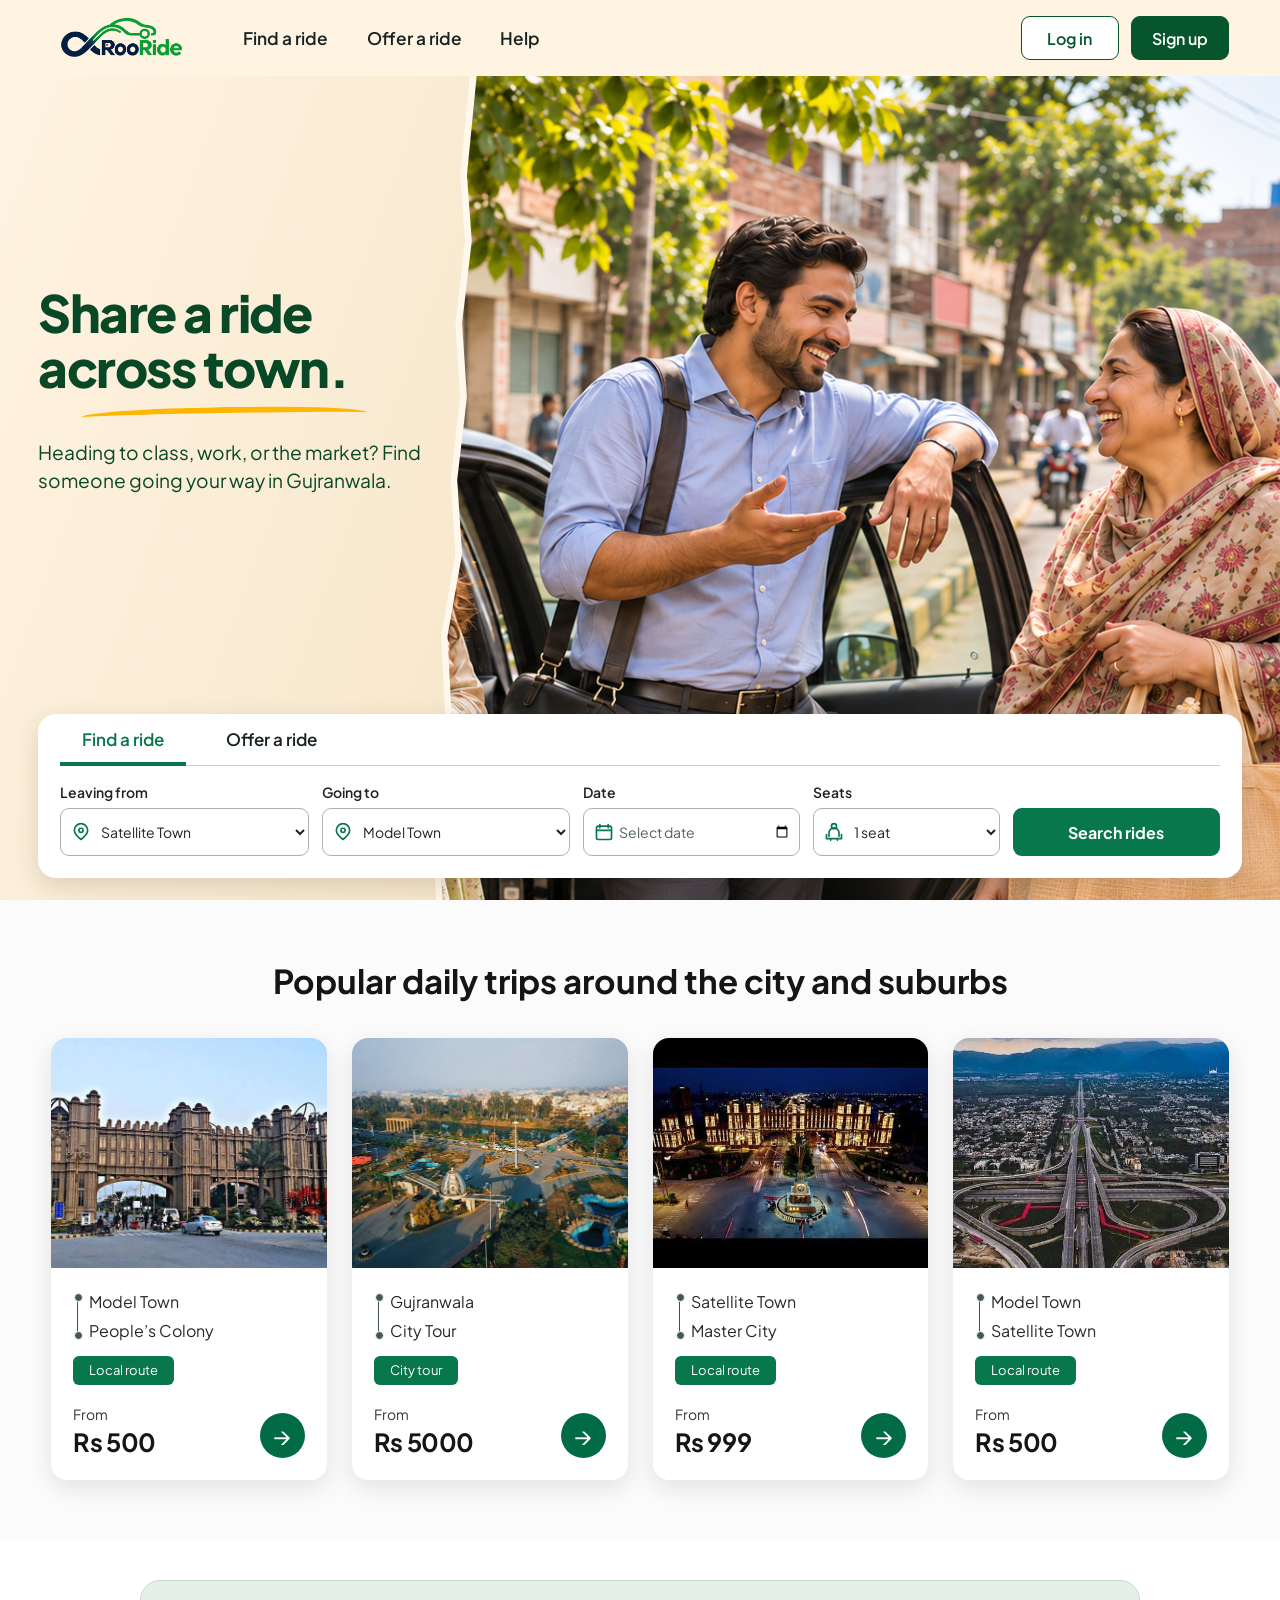
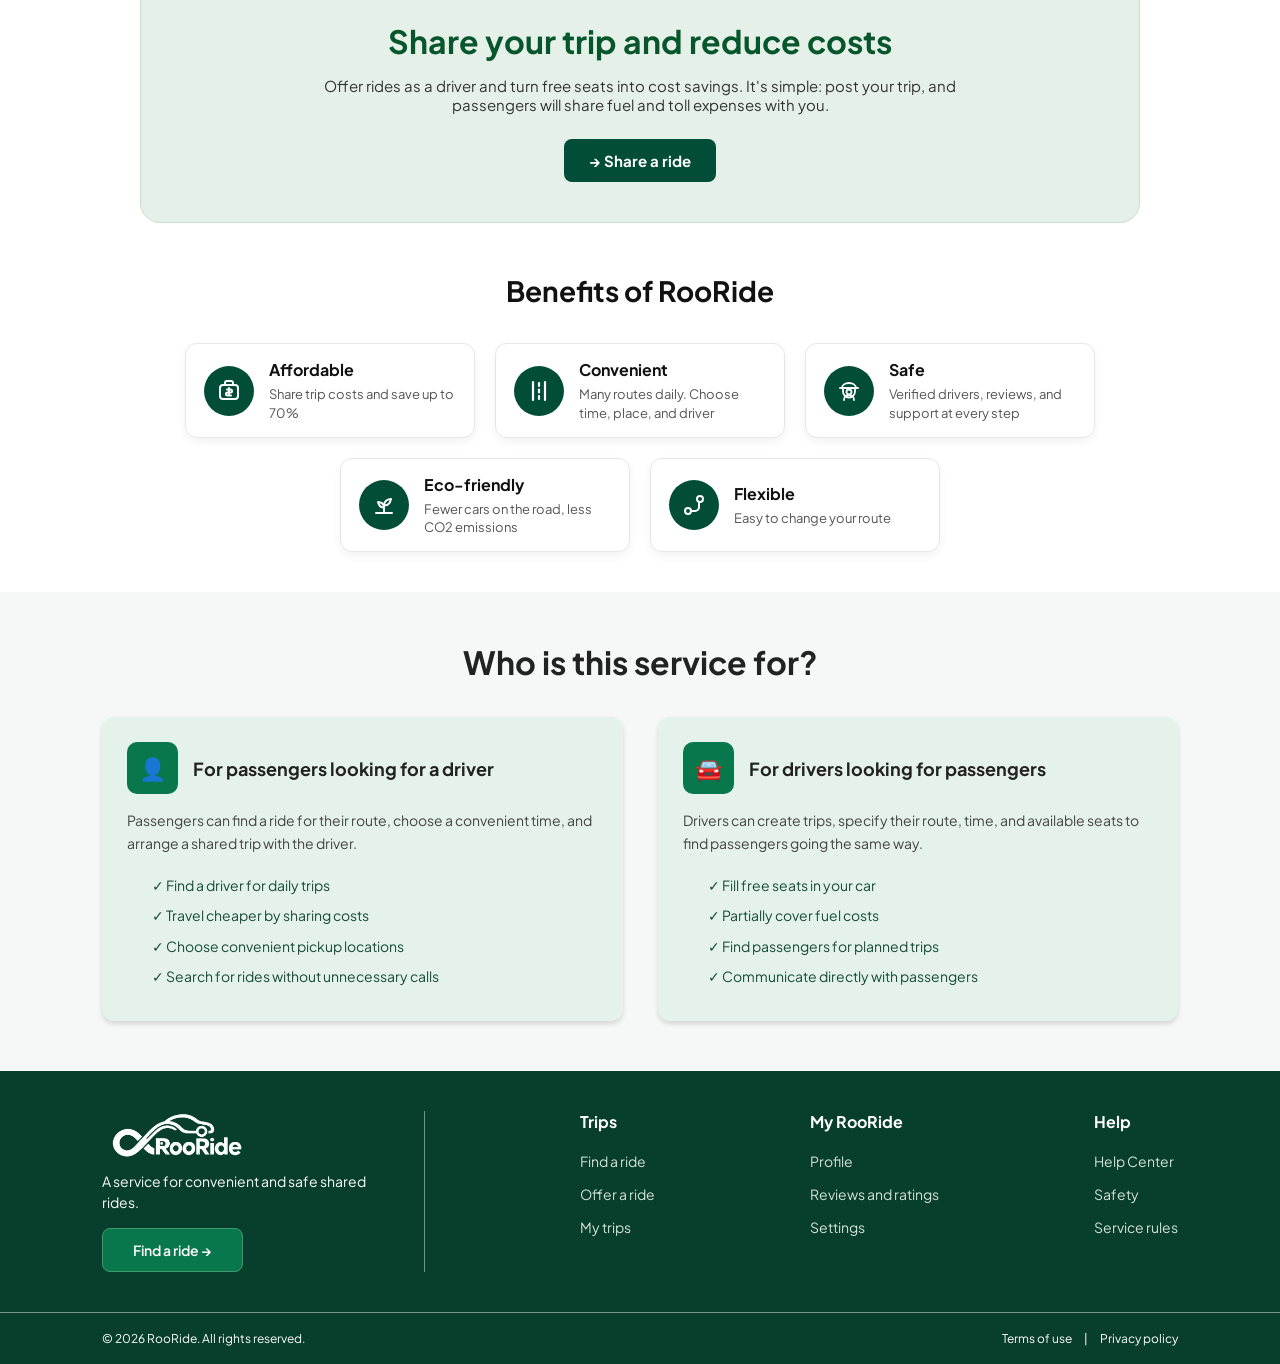
<file: front.html>
<!DOCTYPE html>
<html lang="en">
<head>
    <meta charset="UTF-8">
    <meta name="viewport" content="width=device-width, initial-scale=1.0">
    <title>RooRide</title>
    <link rel="preconnect" href="https://fonts.googleapis.com">
    <link rel="preconnect" href="https://fonts.gstatic.com" crossorigin>
    <link href="https://fonts.googleapis.com/css2?family=Plus+Jakarta+Sans:wght@400;500;600;700;800&display=swap" rel="stylesheet">
    <link rel="stylesheet" href="style.css?v=4">
</head>
<body>

    <!-- Navbar -->
    <div class="navbar">
        <div class="nav-logo"><a href="front.html"><img src="logo.png" alt="RooRide Logo"></a></div>
        <div class="nav-links">
            <a href="find-ride.html">Find a ride</a>
            <a href="offer-ride.html">Offer a ride</a>
            <a href="help.html">Help</a>
        </div>
        <div class="nav-right">
            <div class="login"><a href="login.html">Log in</a></div>
            <div class="signup"><a href="signup.html">Sign up</a></div>
        </div>
    </div>

    <!-- Hero and ride search -->
    <div class="mainimg">
        <img src="background.png" alt="People sharing a ride in Pakistan">
        <div class="paperedge"></div>
        <div class="imagetext">
            <h1>Share a ride<br>across town.</h1>
            <div class="yellowline"></div>
            <p>Heading to class, work, or the market? Find someone going your way in Gujranwala.</p>
        </div>
        <div class="ridebox">
            <div class="ridetabs">
                <button class="tab active" type="button" aria-pressed="true" onclick="switchTab('find')">
                    Find a ride
                </button>

                <button class="tab" type="button" aria-pressed="false" onclick="switchTab('offer')">
                    Offer a ride
                </button>
            </div>

            <form class="rideform" id="rideform" action="find-ride.html" method="get">

                <div class="ridefield">
                    <label for="from">Leaving from</label>
                    <div class="fieldcontrol"><svg class="fieldicon" viewBox="0 0 24 24" fill="none" stroke="currentColor" stroke-width="2" stroke-linecap="round" stroke-linejoin="round" aria-hidden="true"><path d="M20 10c0 5-8 11-8 11S4 15 4 10a8 8 0 1 1 16 0Z"/><circle cx="12" cy="10" r="2.5"/></svg><select id="from" name="from" required>
                        <option value="">Select departure location</option>
                        <option value="GIFT University">GIFT University</option>
                        <option value="Satellite Town" selected>Satellite Town</option>
                        <option value="Peoples Colony">Peoples Colony</option>
                        <option value="Model Town">Model Town</option>
                        <option value="DC Colony">DC Colony</option>
                        <option value="Wapda Town">Wapda Town</option>
                        <option value="Citi Housing">Citi Housing</option>
                        <option value="Garden Town">Garden Town</option>
                        <option value="Civil Lines">Civil Lines</option>
                        <option value="Gulshan Iqbal">Gulshan Iqbal</option>
                        <option value="Rahwali">Rahwali</option>
                        <option value="Kangniwala">Kangniwala</option>
                        <option value="Chand Da Qila">Chand Da Qila</option>
                        <option value="Sialkot Bypass">Sialkot Bypass</option>
                        <option value="Khiali">Khiali</option>
                        <option value="Nowshera Virkan">Nowshera Virkan</option>
                        <option value="Kamoke">Kamoke</option>
                        <option value="Eminabad">Eminabad</option>
                    </select></div>
                </div>

                <div class="ridefield">
                    <label for="to">Going to</label>
                    <div class="fieldcontrol"><svg class="fieldicon" viewBox="0 0 24 24" fill="none" stroke="currentColor" stroke-width="2" stroke-linecap="round" stroke-linejoin="round" aria-hidden="true"><path d="M20 10c0 5-8 11-8 11S4 15 4 10a8 8 0 1 1 16 0Z"/><circle cx="12" cy="10" r="2.5"/></svg><select id="to" name="to" required>
                        <option value="">Select arrival location</option>
                        <option value="GIFT University">GIFT University</option>
                        <option value="Satellite Town">Satellite Town</option>
                        <option value="Peoples Colony">Peoples Colony</option>
                        <option value="Model Town" selected>Model Town</option>
                        <option value="DC Colony">DC Colony</option>
                        <option value="Wapda Town">Wapda Town</option>
                        <option value="Citi Housing">Citi Housing</option>
                        <option value="Garden Town">Garden Town</option>
                        <option value="Civil Lines">Civil Lines</option>
                        <option value="Gulshan Iqbal">Gulshan Iqbal</option>
                        <option value="Rahwali">Rahwali</option>
                        <option value="Kangniwala">Kangniwala</option>
                        <option value="Chand Da Qila">Chand Da Qila</option>
                        <option value="Sialkot Bypass">Sialkot Bypass</option>
                        <option value="Khiali">Khiali</option>
                        <option value="Nowshera Virkan">Nowshera Virkan</option>
                        <option value="Kamoke">Kamoke</option>
                        <option value="Eminabad">Eminabad</option>
                    </select></div>
                </div>

                <div class="ridefield">
                    <label for="date">Date</label>
                    <div class="fieldcontrol"><svg class="fieldicon" viewBox="0 0 24 24" fill="none" stroke="currentColor" stroke-width="2" stroke-linecap="round" stroke-linejoin="round" aria-hidden="true"><rect x="3" y="5" width="18" height="16" rx="2"/><path d="M7 3v4M17 3v4M3 10h18"/></svg><input type="date" id="date" name="date" required><span class="datehint">Select date</span></div>
                </div>

                <div class="ridefield">
                    <label for="passengers">Seats</label>
                    <div class="fieldcontrol"><svg class="fieldicon" viewBox="0 0 24 24" fill="none" stroke="currentColor" stroke-width="2" stroke-linecap="round" stroke-linejoin="round" aria-hidden="true"><circle cx="12" cy="5" r="3"/><path d="M6 17v-4a6 6 0 0 1 12 0v4M3 15v5h18v-5M8 20v2M16 20v2"/></svg><select id="passengers" name="passengers" required>
                        <option value="1">1 seat</option>
                        <option value="2">2 seats</option>
                        <option value="3">3 seats</option>
                        <option value="4">4 seats</option>
                    </select></div>
                </div>

                <div class="ridebutton">
                    <button type="submit" id="rideSubmit">Search rides</button>
                </div>
            </form>
        </div>

    </div>
    <!-- Updated popular daily trips section - design from 2page.jpg -->
    <section class="popular-trips-section" id="popular-trips">
        <div class="trips-container">
            <h2 class="fade-up">Popular daily trips around the city and suburbs</h2>
            <div class="trips-carousel">
                <div class="trips" id="trips-list">
            <article class="card trip-card fade-left">
                <img src="images.jpg.jpeg" alt="Gujranwala local trip" onerror="this.onerror=null; this.src='trip-placeholder.svg';">
                <div class="trip-card-content">
                    <div class="trip-route">
                        <span>Model Town</span>
                        <span>People’s Colony</span>
                    </div>
                    <span class="trip-tag">Local route</span>
                    <div class="trip-footer">
                        <div class="trip-price">
                            <span>From</span>
                            <strong>Rs 500</strong>
                        </div>
                        <a class="trip-action" href="find-ride.html?from=Model%20Town&amp;to=Peoples%20Colony" aria-label="Find ride from Model Town to People’s Colony">→</a>
                    </div>
                </div>
            </article>
            <article class="card trip-card fade-up">
                <img src="images (1).jpg.jpeg" alt="Gujranwala local trip" onerror="this.onerror=null; this.src='trip-placeholder.svg';">
                <div class="trip-card-content">
                    <div class="trip-route">
                        <span>Gujranwala</span>
                        <span>City Tour</span>
                    </div>
                    <span class="trip-tag">City tour</span>
                    <div class="trip-footer">
                        <div class="trip-price">
                            <span>From</span>
                            <strong>Rs 5000</strong>
                        </div>
                        <a class="trip-action" href="find-ride.html?from=Gujranwala&amp;to=City%20Tour" aria-label="Find ride from Gujranwala to City Tour">→</a>
                    </div>
                </div>
            </article>
            <article class="card trip-card fade-up">
                <img src="images (2).jpg.jpeg" alt="Gujranwala local trip" onerror="this.onerror=null; this.src='trip-placeholder.svg';">
                <div class="trip-card-content">
                    <div class="trip-route">
                        <span>Satellite Town</span>
                        <span>Master City</span>
                    </div>
                    <span class="trip-tag">Local route</span>
                    <div class="trip-footer">
                        <div class="trip-price">
                            <span>From</span>
                            <strong>Rs 999</strong>
                        </div>
                        <a class="trip-action" href="find-ride.html?from=Satellite%20Town&amp;to=Master%20City" aria-label="Find ride from Satellite Town to Master City">→</a>
                    </div>
                </div>
            </article>
            <article class="card trip-card fade-right">
                <img src="images (3).jpg.jpeg" alt="Gujranwala local trip" onerror="this.onerror=null; this.src='trip-placeholder.svg';">
                <div class="trip-card-content">
                    <div class="trip-route">
                        <span>Model Town</span>
                        <span>Satellite Town</span>
                    </div>
                    <span class="trip-tag">Local route</span>
                    <div class="trip-footer">
                        <div class="trip-price">
                            <span>From</span>
                            <strong>Rs 500</strong>
                        </div>
                        <a class="trip-action" href="find-ride.html?from=Model%20Town&amp;to=Satellite%20Town" aria-label="Find ride from Model Town to Satellite Town">→</a>
                    </div>
                </div>
            </article>
                </div>
            </div>
        </div>
    </section>


    <!-- Added Share Your Trip and Benefits Section -->
    <div class="benefits-section">
      <div class="container">

        <div class="hero-box fade-up">
          <h1>Share your trip and reduce costs</h1>
          <p>
            Offer rides as a driver and turn free seats into cost savings. It's simple: post your trip, and passengers will share fuel and toll expenses with you.
          </p>
          <a href="offer-ride.html" class="hero-btn">→ Share a ride</a>
        </div>

        <h2 class="heading fade-up">Benefits of RooRide</h2>

        <div class="cards-container">

          <div class="card fade-left">
            <div class="icon-circle">
              <img src="affordable.svg" alt="Affordable">
            </div>
            <div class="card-info">
              <h3>Affordable</h3>
              <p>Share trip costs and save up to 70%</p>
            </div>
          </div>

          <div class="card fade-up">
            <div class="icon-circle">
              <img src="convenient.svg" alt="Convenient">
            </div>
            <div class="card-info">
              <h3>Convenient</h3>
              <p>Many routes daily. Choose time, place, and driver</p>
            </div>
          </div>

          <div class="card fade-right">
            <div class="icon-circle">
              <img src="safe.svg" alt="Safe">
            </div>
            <div class="card-info">
              <h3>Safe</h3>
              <p>Verified drivers, reviews, and support at every step</p>
            </div>
          </div>

          <div class="card fade-left">
            <div class="icon-circle">
              <img src="eco.svg" alt="Eco-friendly">
            </div>
            <div class="card-info">
              <h3>Eco-friendly</h3>
              <p>Fewer cars on the road, less CO2 emissions</p>
            </div>
          </div>

          <div class="card fade-right">
            <div class="icon-circle">
              <img src="flexible.svg" alt="Flexible">
            </div>
            <div class="card-info">
              <h3>Flexible</h3>
              <p>Easy to change your route</p>
            </div>
          </div>

        </div>

      </div>
    </div>

    <!-- Service Section -->
    <div class="services">
        <h1 class="fade-up">Who is this service for?</h1>
        <div class="serviceboxes">
            <div class="servicebox fade-left">
                <div class="serviceheading"><span class="serviceicon">👤</span><h3>For passengers looking for a driver</h3></div>
                <p>Passengers can find a ride for their route, choose a convenient time, and arrange a shared trip with the driver.</p>
                <div class="servicelist"><p>✓ Find a driver for daily trips</p><p>✓ Travel cheaper by sharing costs</p><p>✓ Choose convenient pickup locations</p><p>✓ Search for rides without unnecessary calls</p></div>
            </div>
            <div class="servicebox fade-right">
                <div class="serviceheading"><span class="serviceicon">🚘</span><h3>For drivers looking for passengers</h3></div>
                <p>Drivers can create trips, specify their route, time, and available seats to find passengers going the same way.</p>
                <div class="servicelist"><p>✓ Fill free seats in your car</p><p>✓ Partially cover fuel costs</p><p>✓ Find passengers for planned trips</p><p>✓ Communicate directly with passengers</p></div>
            </div>
        </div>
    </div>
    <!-- Footer Section -->
    <div class="footer">
        <div class="footermain">
            <div class="footerlogo"><img src="logo.png" alt="RooRide Logo"><p>A service for convenient and safe shared rides.</p><a href="find-ride.html" class="footerbutton">Find a ride →</a></div>
            <div class="footerlinks"><h4>Trips</h4><a href="find-ride.html">Find a ride</a><a href="offer-ride.html">Offer a ride</a><a href="my-trips.html">My trips</a></div>
            <div class="footerlinks"><h4>My RooRide</h4><a href="profile.html">Profile</a><a href="reviews.html">Reviews and ratings</a><a href="settings.html">Settings</a></div>
            <div class="footerlinks"><h4>Help</h4><a href="help.html">Help Center</a><a href="safety.html">Safety</a><a href="rules.html">Service rules</a></div>
        </div>
        <div class="footerbottom"><p>© 2026 RooRide. All rights reserved.</p><div class="footerpolicy"><a href="terms.html">Terms of use</a><span>|</span><a href="privacy.html">Privacy policy</a></div></div>
    </div>
    <script src="script.js?v=4"></script>
</body>
</html>
</file>
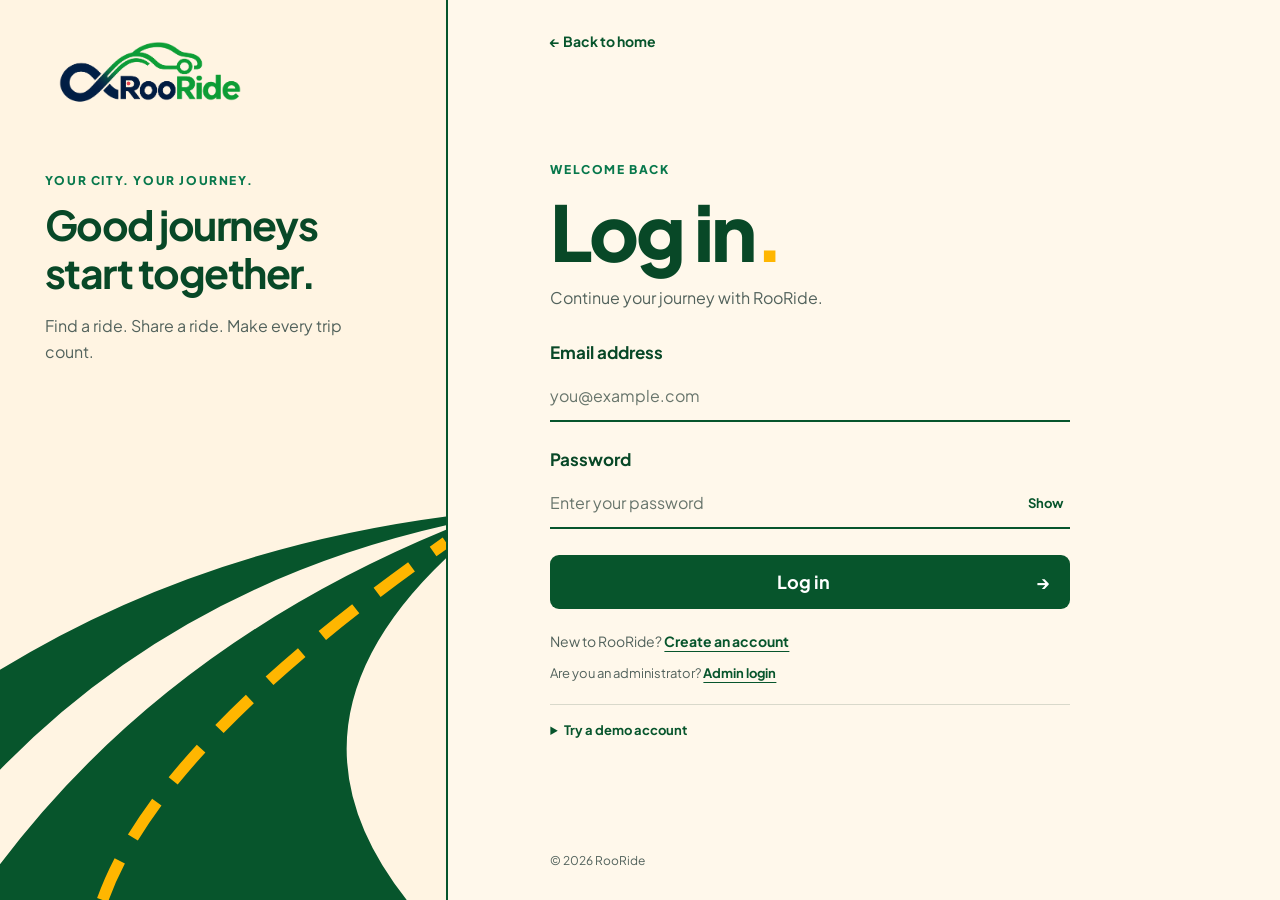
<file: login.html>
<!DOCTYPE html>
<html lang="en">
<head>
    <meta charset="UTF-8">
    <meta name="viewport" content="width=device-width, initial-scale=1.0">
    <meta name="color-scheme" content="light">
    <title>Log in | RooRide</title>
    <link rel="preconnect" href="https://fonts.googleapis.com">
    <link rel="preconnect" href="https://fonts.gstatic.com" crossorigin>
    <link href="https://fonts.googleapis.com/css2?family=Plus+Jakarta+Sans:wght@400;500;600;700;800&display=swap" rel="stylesheet">
    <link rel="stylesheet" href="login.css?v=7">
    <script src="login.js?v=7" defer></script>
</head>
<body>
    <main class="login-page">
        <!-- Left side: brand and road illustration -->
        <aside class="brand-panel">
            <a class="brand" href="index.html" aria-label="RooRide homepage">
                <img src="logo.png" alt="RooRide">
            </a>
            <div class="brand-text">
                <p class="eyebrow">YOUR CITY. YOUR JOURNEY.</p>
                <h2>Good journeys<br>start together.</h2>
                <p>Find a ride. Share a ride. Make every trip count.</p>
            </div>
            <!-- Decorative curved road, drawn directly in HTML -->
            <svg class="road" viewBox="0 0 500 430" preserveAspectRatio="xMaxYMax meet" aria-hidden="true">
                <path d="M0 172 Q220 37 500 0 L500 10 Q200 78 0 284 Z" fill="#07552c"/>
                <path d="M0 390 Q185 145 500 15 L500 47 Q302 235 456 430 H0 Z" fill="#07552c"/>
                <path d="M115 430 Q177 255 500 29" fill="none" stroke="#ffb600" stroke-width="13" stroke-dasharray="48 30"/>
            </svg>
        </aside>

        <!-- Right side: common login for riders and drivers -->
        <section class="form-panel">
            <a class="back-link" href="index.html">← Back to home</a>
            <div class="form-content">
                <p class="eyebrow">WELCOME BACK</p>
                <h1>Log in<span>.</span></h1>
                <p class="subtitle">Continue your journey with RooRide.</p>

                <form id="loginForm" method="post">
                    <div class="field">
                        <label for="email">Email address</label>
                        <input id="email" type="email" placeholder="you@example.com" autocomplete="username" required>
                    </div>
                    <div class="field">
                        <label for="password">Password</label>
                        <div class="password-field">
                            <input id="password" type="password" placeholder="Enter your password" autocomplete="current-password" required>
                            <button id="togglePassword" class="show-password" type="button" aria-controls="password" aria-pressed="false">Show</button>
                        </div>
                    </div>
                    <button id="loginButton" class="login-button" type="submit" disabled>Log in <span aria-hidden="true">→</span></button>
                    <p id="message" class="message" role="status" aria-live="polite"></p>
                    <noscript>Enable JavaScript to try the demo login.</noscript>
                </form>

                <div id="successPanel" class="success-panel" hidden>
                    <h2 id="welcomeMessage"></h2>
                    <p>Your demo login was successful. Your account type has been identified.</p>
                    <p class="subtitle">Your dashboard will be connected in the next stage.</p>
                    <button id="logoutButton" class="login-button" type="button">Log out</button>
                </div>

                <p class="signup-link">New to RooRide? <a href="account-type.html">Create an account</a></p>
                <!-- Separate administrator portal -->
                <p class="admin-link">Are you an administrator? <a href="admin-login.html">Admin login</a></p>
                <details class="demo-info">
                    <summary>Try a demo account</summary>
                    <p>Use sample data only. No real account or database is connected.</p>
                    <div class="demo-accounts">
                        <button type="button" class="demo-button" id="riderDemo">Rider demo</button>
                        <button type="button" class="demo-button" id="driverDemo">Driver demo</button>
                    </div>
                    <p>Rider: rider@example.com<br>Driver: driver@example.com<br>Password for both: RooRide123</p>
                </details>
            </div>
            <p class="copyright">© 2026 RooRide</p>
        </section>
    </main>
</body>
</html>
</file>
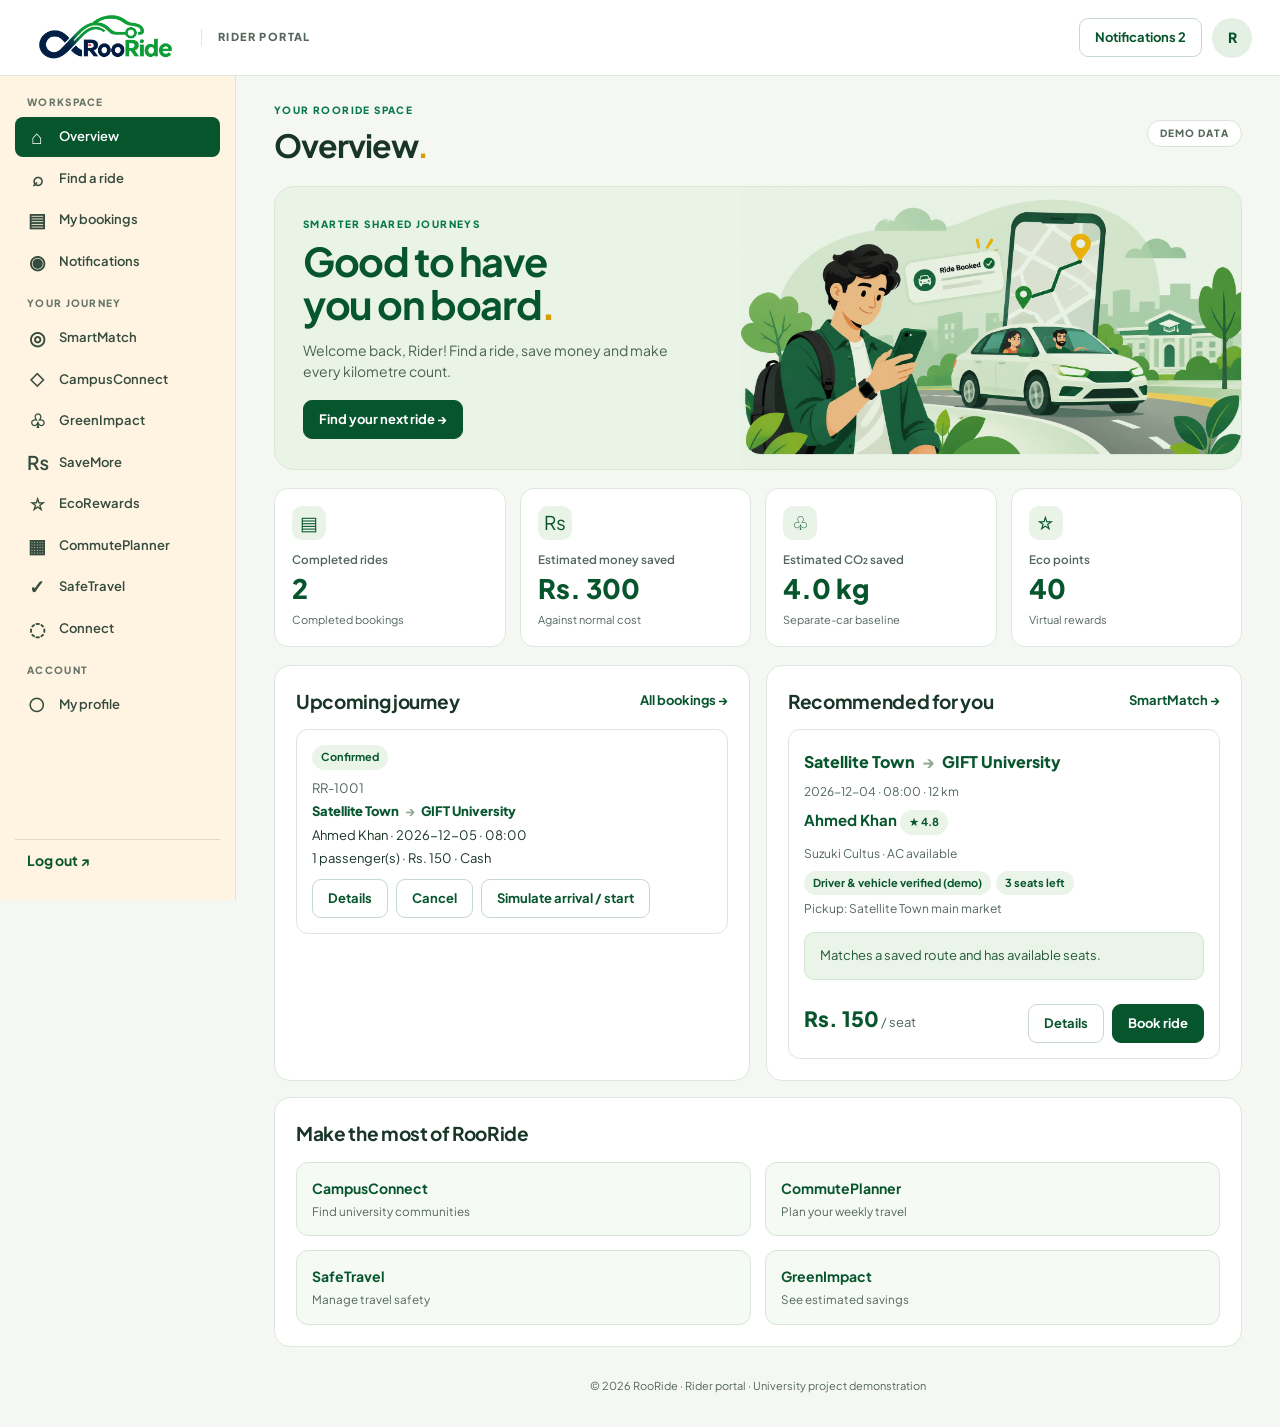
<file: rider-dashboard.html>
<!DOCTYPE html>
<html lang="en">
<head>
  <meta charset="UTF-8">
  <meta name="viewport" content="width=device-width, initial-scale=1">
  <meta name="color-scheme" content="light">
  <title>Rider Dashboard | RooRide</title>
  <link rel="preconnect" href="https://fonts.googleapis.com">
  <link rel="preconnect" href="https://fonts.gstatic.com" crossorigin>
  <link href="https://fonts.googleapis.com/css2?family=Plus+Jakarta+Sans:wght@400;500;600;700;800&display=swap" rel="stylesheet">
  <link rel="stylesheet" href="rider-dashboard.css">
  <script src="rider-dashboard.js" defer></script>
</head>
<body>
  <header class="topbar">
    <a class="brand" href="index.html"><img src="logo.png" alt="RooRide" onerror="this.hidden=true;this.nextElementSibling.hidden=false"><strong hidden>Roo<span>Ride</span></strong></a>
    <span class="portal">RIDER PORTAL</span>
    <div class="top-actions"><button id="mobile-menu" class="secondary menu-toggle" aria-expanded="false" aria-controls="sidebar">☰ Menu</button><button class="secondary" data-go="notifications">Notifications <span id="notification-count">0</span></button><button class="avatar" data-go="profile" aria-label="My profile">R</button></div>
  </header>
  <div class="layout">
    <aside class="sidebar" id="sidebar">
      <nav id="navigation" aria-label="Rider navigation">
        <p class="nav-label">WORKSPACE</p>
        <button class="nav-button active" data-page="overview"><span>⌂</span>Overview</button>
        <button class="nav-button" data-page="search"><span>⌕</span>Find a ride</button>
        <button class="nav-button" data-page="bookings"><span>▤</span>My bookings</button>
        <button class="nav-button" data-page="notifications"><span>◉</span>Notifications</button>
        <p class="nav-label">YOUR JOURNEY</p>
        <button class="nav-button" data-page="smart"><span>◎</span>SmartMatch</button>
        <button class="nav-button" data-page="campus"><span>◇</span>CampusConnect</button>
        <button class="nav-button" data-page="green"><span>♧</span>GreenImpact</button>
        <button class="nav-button" data-page="savings"><span>₨</span>SaveMore</button>
        <button class="nav-button" data-page="rewards"><span>☆</span>EcoRewards</button>
        <button class="nav-button" data-page="commute"><span>▦</span>CommutePlanner</button>
        <button class="nav-button" data-page="safety"><span>✓</span>SafeTravel</button>
        <button class="nav-button" data-page="connect"><span>◌</span>Connect</button>
        <p class="nav-label">ACCOUNT</p>
        <button class="nav-button" data-page="profile"><span>○</span>My profile</button>
      </nav>
      <a class="logout" href="login.html">Log out ↗</a>
    </aside>
    <main id="main">
      <div class="page-heading"><div><p class="eyebrow">YOUR ROORIDE SPACE</p><h1 id="page-title" tabindex="-1">Overview<span>.</span></h1></div><span class="demo-label">DEMO DATA</span></div>
      <p id="notice" role="status" aria-live="polite" hidden></p>
      <section class="page" id="overview">
        <div class="welcome"><div class="welcome-copy"><p class="eyebrow">SMARTER SHARED JOURNEYS</p><h2>Good to have<br>you on board<span>.</span></h2><p id="welcome-text">Welcome back, Rider! Find a ride, save money and make every kilometre count.</p><button class="primary" data-go="search">Find your next ride →</button></div><img src="rider-illustration.png" alt="Student booking a shared ride near campus"></div>
        <div class="stats" id="overview-stats"></div>
        <div class="two-col"><div class="panel"><div class="section-heading"><h2>Upcoming journey</h2><button class="text-button" data-go="bookings">All bookings →</button></div><div id="upcoming"></div></div><div class="panel"><div class="section-heading"><h2>Recommended for you</h2><button class="text-button" data-go="smart">SmartMatch →</button></div><div id="overview-match"></div></div></div>
        <div class="panel"><div class="section-heading"><h2>Make the most of RooRide</h2></div><div class="quick-grid"><button data-go="campus"><strong>CampusConnect</strong><small>Find university communities</small></button><button data-go="commute"><strong>CommutePlanner</strong><small>Plan your weekly travel</small></button><button data-go="safety"><strong>SafeTravel</strong><small>Manage travel safety</small></button><button data-go="green"><strong>GreenImpact</strong><small>See estimated savings</small></button></div></div>
      </section>
      <section class="page" id="search" hidden>
        <div class="panel"><h2>Search shared rides</h2><p class="muted">Find sample rides by route, departure, seats and comfort.</p><form id="search-form" class="form-grid">
          <label>Leaving from<select id="from"><option value="">Any location</option></select></label><label>Going to<select id="to"><option value="">Any location</option></select></label><label>Date<input type="date" id="date"></label><label>Earliest departure<input type="time" id="time"></label><label>Passengers<select id="passengers"><option>1</option><option>2</option><option>3</option><option>4</option></select></label><label>Maximum fare per seat (PKR)<input id="max-fare" type="number" min="1" placeholder="Any fare"></label><label>Comfort<select id="comfort"><option value="">Any</option><option value="ac">Air conditioning</option></select></label><label>Campus<select id="campus-filter"><option value="">All rides</option><option>GIFT University</option><option>University of Gujrat</option></select></label><label class="check"><input type="checkbox" id="flexible"> Flexible time (± 60 minutes)</label><div class="form-actions"><button class="primary">Search rides</button><button class="secondary" type="reset">Clear</button></div></form></div>
        <div class="section-heading results-heading"><h2>Available rides</h2><span id="result-count" class="muted"></span></div><div id="results" class="ride-grid"></div>
      </section>
      <section class="page" id="bookings" hidden><div class="panel"><div class="section-heading"><h2>My ride history</h2><button class="text-button" data-go="search">Book another ride →</button></div><label class="filter-label">Filter bookings<select id="booking-filter"><option value="">All bookings</option><option>Confirmed</option><option>Pending approval</option><option>Active</option><option>Completed</option><option>Cancelled</option></select></label><div id="booking-list" class="stack"></div></div><div class="panel"><h2>Waiting list</h2><p class="muted">Sample requests for fully booked rides.</p><div id="waiting-list" class="stack"></div></div></section>
      <section class="page" id="notifications" hidden><div class="panel"><div class="section-heading"><h2>Notifications</h2><button id="mark-read" class="secondary">Mark all read</button></div><div id="notification-list" class="stack"></div></div></section>
      <section class="page" id="smart" hidden><div class="panel"><h2>SmartMatch recommendations</h2><p class="muted">Simple rule-based matching: saved route, affordability, available seats and campus preferences. No AI service is connected.</p><button class="secondary" data-go="commute">Manage saved routes</button><div id="smart-list" class="ride-grid spaced"></div></div></section>
      <section class="page" id="campus" hidden><div class="panel"><h2>Join your campus community</h2><p class="muted">Membership needs administrator approval. This request is a local demonstration only.</p><form id="campus-form" class="form-grid"><label>University<select name="university" required><option value="">Select institution</option><option>GIFT University</option><option>University of Gujrat</option><option>Punjab University Gujranwala Campus</option></select></label><label>Department<input name="department" placeholder="e.g. Data Science"></label><label>Demo student ID<input name="studentId" placeholder="e.g. DEMO-001" required></label><div class="form-actions"><button class="primary">Request membership</button></div></form><p id="campus-status" class="info">No membership requested.</p></div><div class="panel"><h2>Sample campus partners</h2><p class="muted">Fictional regular commuters with a shared campus destination.</p><div id="campus-partners" class="ride-grid"></div></div></section>
      <section class="page" id="green" hidden><div class="panel"><h2>Your estimated environmental impact</h2><p class="muted">Only completed sample rides count. Estimates assume the rider and driver would otherwise each use a separate car on the same route.</p><div id="green-stats" class="stats"></div><p class="info">Demo model: one avoided vehicle trip per completed booking; 0.20 kg CO₂ per km and 12 km/L. Actual savings depend on occupancy, detours and alternative transport.</p><label class="filter-label">Period<select id="impact-period"><option value="all">All time</option><option value="30">Last 30 days</option><option value="7">Last 7 days</option></select></label><div id="impact-list" class="stack"></div></div></section>
      <section class="page" id="savings" hidden><div class="panel"><h2>SaveMore calculator</h2><p class="muted">Compare your normal travel cost and estimate a shared fuel and toll contribution.</p><form id="savings-form" class="form-grid"><label>Distance (km)<input name="distance" type="number" min="0.1" step="0.1" value="12" required></label><label>Fuel efficiency (km/L)<input name="efficiency" type="number" min="0.1" step="0.1" value="12" required></label><label>Fuel price (PKR/L)<input name="fuel" type="number" min="0" step="0.01" placeholder="Enter current price" required></label><label>Toll cost (PKR)<input name="toll" type="number" min="0" value="0" required></label><label>People sharing (including driver)<input name="people" type="number" min="2" max="8" value="3" required></label><label>Normal travel cost (PKR)<input name="normal" type="number" min="0" value="300" required></label><div class="form-actions"><button class="primary">Calculate estimate</button></div></form><p id="savings-result" class="info" aria-live="polite">Enter the fuel price to calculate.</p></div><div class="panel"><h2>Ride receipts</h2><p class="muted">Receipts for confirmed, active or completed sample bookings. Not proof of payment.</p><div id="receipt-list" class="stack"></div></div></section>
      <section class="page" id="rewards" hidden><div class="panel"><h2>EcoRewards</h2><p class="muted">Virtual demo points: 20 per completed shared booking. No cash value.</p><div id="reward-stats" class="stats"></div><h3>Reward history</h3><div id="reward-history" class="stack"></div></div><div class="panel"><div class="section-heading"><h2>Community leaderboard</h2><label class="check"><input id="leaderboard-opt" type="checkbox"> Opt in (demo)</label></div><div id="leaderboard" hidden></div></div></section>
      <section class="page" id="commute" hidden><div class="panel"><h2>Saved routes</h2><form id="route-form" class="form-grid"><label>Pickup<input name="from" required placeholder="Satellite Town"></label><label>Destination<input name="to" required placeholder="GIFT University"></label><div class="form-actions"><button class="primary">Save route</button></div></form><div id="saved-routes" class="stack spaced"></div></div><div class="panel"><h2>Weekly commute schedule</h2><form id="commute-form" class="form-grid"><label>Weekday<select name="day"><option>Monday</option><option>Tuesday</option><option>Wednesday</option><option>Thursday</option><option>Friday</option><option>Saturday</option><option>Sunday</option></select></label><label>Departure time<input type="time" name="outbound" required></label><label>Return time<input type="time" name="returnTime" required></label><label>Destination<input name="destination" required></label><div class="form-actions"><button class="primary">Add commute</button></div></form><div id="commute-list" class="stack spaced"></div></div></section>
      <section class="page" id="safety" hidden><div class="panel"><h2>SafeTravel</h2><p class="info">Safety features here are demonstrations, not live emergency assistance or GPS tracking. In an emergency contact local emergency services directly.</p><div id="safety-ride" class="stack"></div></div><div class="panel"><h2>Trusted emergency contacts</h2><p class="muted">Use fictional contact details only. Information is not sent or saved.</p><form id="contact-form" class="form-grid"><label>Contact name<input name="name" required></label><label>Phone<input name="phone" type="tel" required></label><label>Relationship<input name="relationship" required></label><div class="form-actions"><button class="primary">Add contact</button></div></form><div id="contact-list" class="stack spaced"></div></div><div class="panel"><h2>Report a concern or missed pickup</h2><form id="report-form" class="form-grid"><label>Category<select name="category"><option>Safety concern</option><option>Missed pickup</option><option>No-show dispute</option><option>Other issue</option></select></label><label>Booking ID<select id="report-booking" name="booking"></select></label><label class="wide">Description<textarea name="description" required maxlength="500" placeholder="Use fictional information"></textarea></label><div class="form-actions"><button class="primary">Submit demo report</button></div></form><div id="report-list" class="stack spaced"></div></div></section>
      <section class="page" id="connect" hidden><div class="panel"><h2>Ride-related messages</h2><p class="muted">Messages are displayed locally; they are not delivered to real drivers.</p><form id="message-form" class="form-grid"><label>Sample driver<select name="driver" id="message-driver"></select></label><label>Message<input name="message" required maxlength="200" placeholder="e.g. Where is the pickup point?"></label><div class="form-actions"><button class="primary">Add demo message</button></div></form><div id="message-list" class="stack spaced"></div></div><div class="two-col"><div class="panel"><h2>Private carpool groups</h2><form id="group-form" class="form-grid single"><label>Group name<input name="name" required></label><label>Invite a demo member (optional)<input name="invite" placeholder="demo@example.com" type="email"></label><button class="primary">Create demo group</button></form><div id="group-list" class="stack spaced"></div></div><div class="panel"><h2>Request a route</h2><form id="demand-form" class="form-grid single"><label>From<input name="from" required></label><label>To<input name="to" required></label><label>Preferred time<input type="time" name="time" required></label><button class="primary">Post demo request</button></form><div id="demand-list" class="stack spaced"></div></div></div><div class="panel"><h2>Community feedback</h2><form id="feedback-form" class="form-grid"><label class="wide">Feedback or route suggestion<textarea name="feedback" required maxlength="500"></textarea></label><div class="form-actions"><button class="primary">Submit demo feedback</button></div></form><div id="feedback-list" class="stack spaced"></div></div></section>
      <section class="page" id="profile" hidden><div class="panel"><h2>My rider profile</h2><p class="muted">Sample profile. Changes last until the page is refreshed.</p><form id="profile-form" class="form-grid"><label>Full name<input name="name" value="Rider" required></label><label>Email<input name="email" type="email" value="rider@example.com" required></label><label>City<input name="city" value="Gujranwala" required></label><label>Area<input name="area" value="Satellite Town"></label><label>Preferred language<select name="language"><option>English</option><option>Urdu</option></select></label><label>Usual transport<select name="transport"><option>Personal car</option><option>Motorcycle</option><option>Public transport</option><option>Other</option></select></label><label>Normal trip cost (PKR)<input name="cost" type="number" min="0" value="300"></label><div class="form-actions"><button class="primary">Update demo profile</button></div></form><p class="muted">Language preference is collected; Urdu interface translation is not yet implemented.</p></div></section>
      <footer>© 2026 RooRide · Rider portal · University project demonstration</footer>
    </main>
  </div>
  <dialog id="booking-dialog"><form id="booking-form"><div class="section-heading"><h2>Book your ride</h2><button class="secondary" type="button" data-close>Close</button></div><div id="booking-summary"></div><label>Payment method<select name="payment" required><option>Cash</option><option>Bank transfer (demo)</option><option>Mobile wallet (demo)</option></select></label><label>Normal trip cost (PKR)<input name="normalCost" type="number" min="0" required value="300"></label><p class="muted">No real payment or driver request is sent.</p><button class="primary" id="confirm-booking">Confirm booking</button></form></dialog>
  <dialog id="detail-dialog"><div class="section-heading"><h2 id="detail-title">Details</h2><button class="secondary" data-close>Close</button></div><div id="detail-content"></div></dialog>
</body>
</html>
</file>
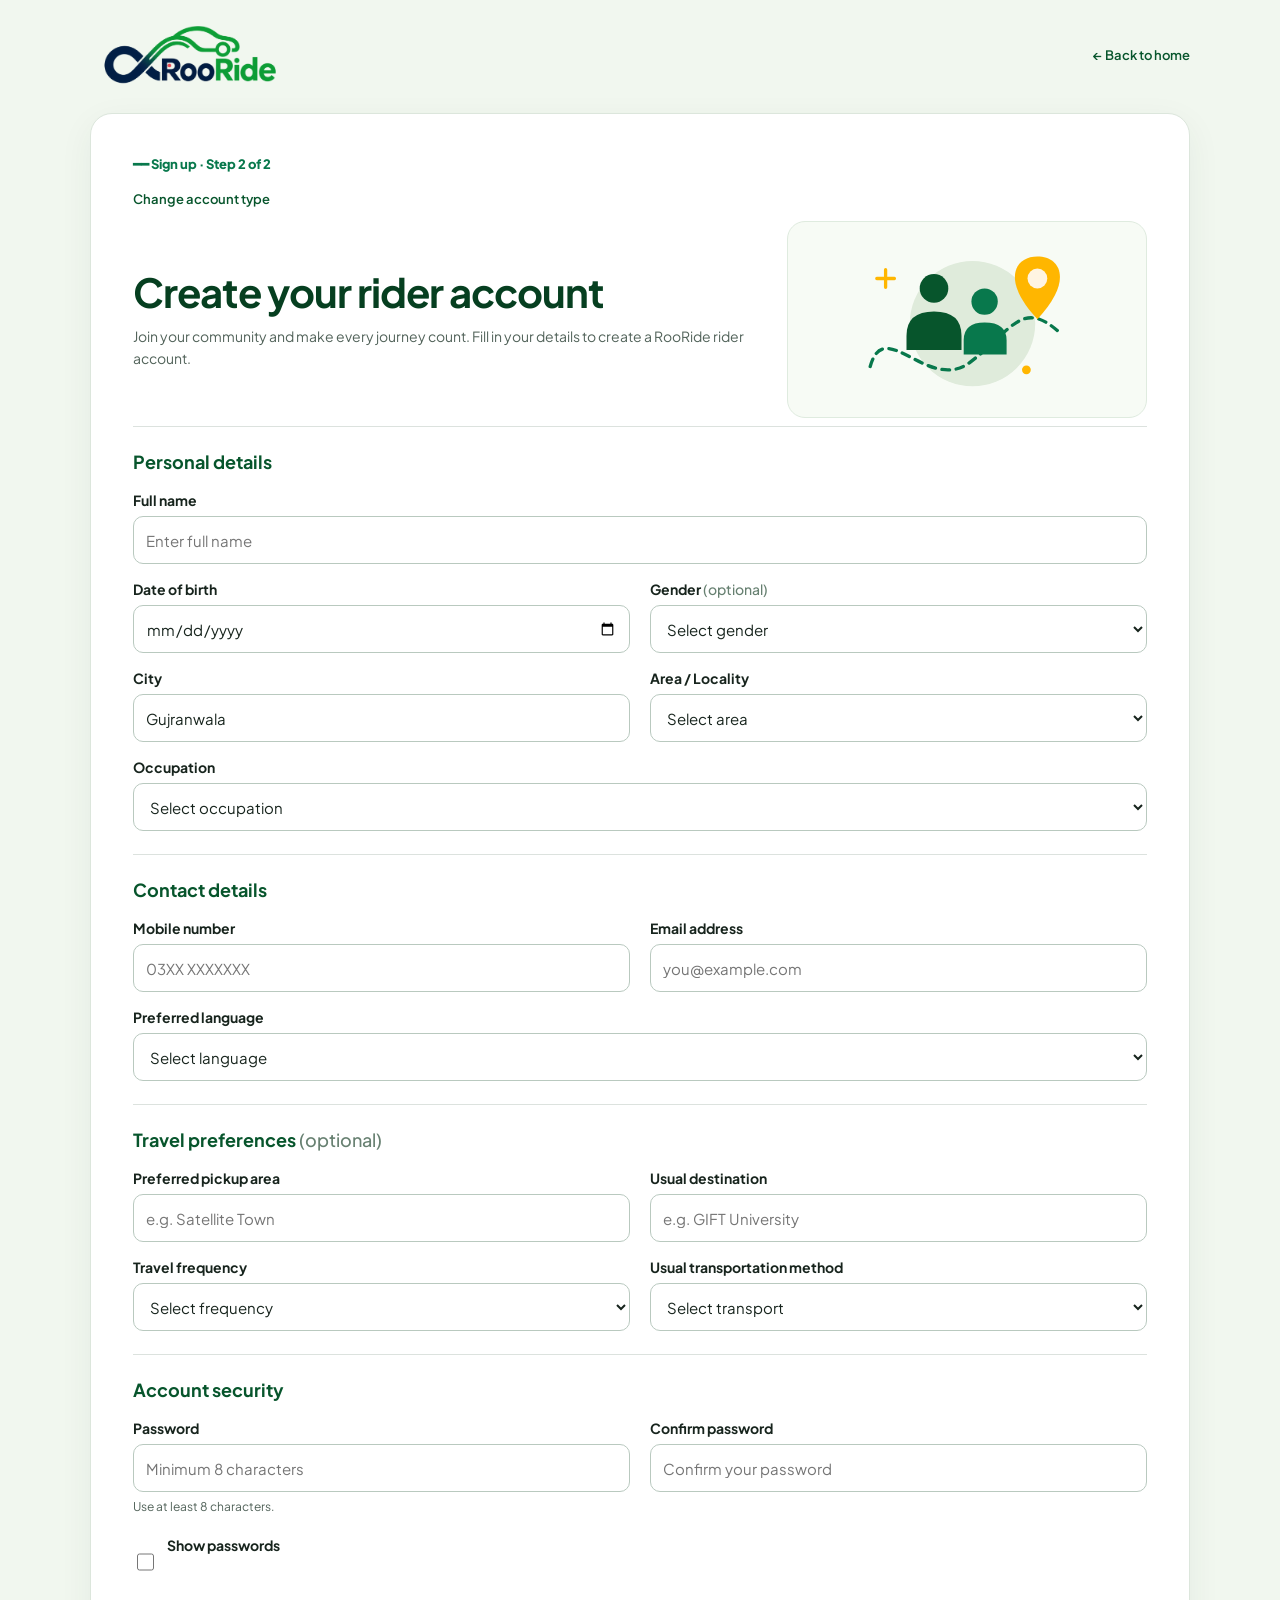
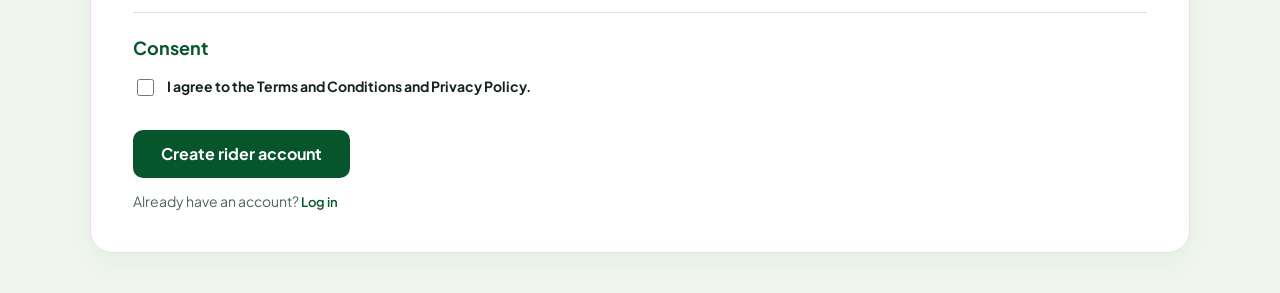
<file: rider-signup.html>
<!doctype html>
<html lang="en">
<head>
  <meta charset="utf-8">
  <meta name="viewport" content="width=device-width, initial-scale=1">
  <meta name="color-scheme" content="light">
  <link rel="preconnect" href="https://fonts.googleapis.com">
  <link rel="preconnect" href="https://fonts.gstatic.com" crossorigin>
  <link href="https://fonts.googleapis.com/css2?family=Plus+Jakarta+Sans:wght@400;500;600;700;800&display=swap" rel="stylesheet">
  <title>Create your rider account | RooRide</title>
  <link rel="stylesheet" href="rider-signup.css?v=2">
</head>
<body>
  <header class="signup-header">
    <a href="index.html"><img src="logo(2).png" alt="RooRide"></a>
    <a class="home-link" href="index.html">← Back to home</a>
  </header>

  <main class="signup-page">
    <p class="progress">━━ Sign up · Step 2 of 2</p>
    <a class="change-link" href="account-type.html">Change account type</a>

    <section class="intro-block">
      <div class="intro-text">
        <h1>Create your rider account</h1>
        <p class="note">Join your community and make every journey count. Fill in your details to create a RooRide rider account.</p>
      </div>

      <div class="intro-illustration" aria-hidden="true">
        <svg viewBox="0 0 200 145" xmlns="http://www.w3.org/2000/svg">
          <circle cx="105" cy="76" r="57" fill="#DFEBDB"/>
          <path d="M12 115 C25 68 65 140 103 111 S150 53 184 84" stroke="#08784C" stroke-width="3" stroke-dasharray="7 6" fill="none" stroke-linecap="round"/>
          <path d="M164 72 C131 37 143 15 164 15 S197 37 164 72" fill="#FFB600"/>
          <circle cx="164" cy="35" r="9" fill="#FFF4E2"/>
          <circle cx="70" cy="44" r="13" fill="#07552C"/>
          <path d="M45 100 V87 Q45 65 70 65 Q95 65 95 87 V100Z" fill="#07552C"/>
          <circle cx="116" cy="56" r="12" fill="#08784C"/>
          <path d="M97 104 V91 Q97 75 116 75 Q136 75 136 91 V104Z" fill="#08784C"/>
          <path d="M26 27 v16 M18 35 h16" stroke="#FFB600" stroke-width="3" stroke-linecap="round"/>
          <circle cx="154" cy="118" r="4" fill="#FFB600"/>
        </svg>
      </div>
    </section>

    <form id="signup-form" method="post" novalidate>
      <input type="hidden" name="role" value="rider">

      <section class="form-section">
        <h2>Personal details</h2>

        <div class="field full-width">
          <label for="full-name">Full name</label>
          <input id="full-name" name="fullName" type="text" autocomplete="name" placeholder="Enter full name" required>
        </div>

        <div class="field">
          <label for="birth-date">Date of birth</label>
          <input id="birth-date" name="birthDate" type="date" required>
        </div>

        <div class="field">
          <label for="gender">Gender <span class="optional">(optional)</span></label>
          <select id="gender" name="gender">
            <option value="">Select gender</option>
            <option>Male</option>
            <option>Female</option>
            <option>Prefer not to say</option>
          </select>
        </div>

        <div class="field">
          <label for="city">City</label>
          <input id="city" name="city" type="text" value="Gujranwala" required>
        </div>

        <div class="field">
          <label for="area">Area / Locality</label>
          <select id="area" name="area" required>
            <option value="">Select area</option>
            <option>Satellite Town</option>
            <option>Model Town</option>
            <option>People's Colony</option>
            <option>DC Colony</option>
            <option>Wapda Town</option>
            <option>Cantt</option>
            <option>Garden Town</option>
            <option>Others</option>
          </select>
        </div>

        <div class="field full-width">
          <label for="occupation">Occupation</label>
          <select id="occupation" name="occupation" required>
            <option value="">Select occupation</option>
            <option value="student">Student</option>
            <option value="employee">Employee</option>
            <option value="freelancer">Freelancer</option>
            <option value="business">Business</option>
            <option value="other">Other</option>
          </select>
        </div>
      </section>

      <section class="form-section">
        <h2>Contact details</h2>

        <div class="field">
          <label for="mobile">Mobile number</label>
          <input id="mobile" name="mobile" type="tel" autocomplete="tel" placeholder="03XX XXXXXXX" required>
        </div>

        <div class="field">
          <label for="email">Email address</label>
          <input id="email" name="email" type="email" autocomplete="email" placeholder="you@example.com" required>
        </div>

        <div class="field full-width">
          <label for="language">Preferred language</label>
          <select id="language" name="language" required>
            <option value="">Select language</option>
            <option>English</option>
            <option>Urdu</option>
            <option>Both</option>
          </select>
        </div>
      </section>

      <section class="form-section student-section is-hidden" id="student-section">
        <h2>Student details</h2>

        <div class="field">
          <label for="university">University / Institution</label>
          <select id="university" name="university">
            <option value="">Select institution</option>
            <option>GIFT University</option>
            <option>University of Gujrat</option>
            <option>Punjab University Gujranwala Campus</option>
            <option>Other</option>
          </select>
        </div>

        <div class="field">
          <label for="department">Department <span class="optional">(optional)</span></label>
          <input id="department" name="department" type="text" placeholder="e.g. Data Science">
        </div>

        <div class="field full-width">
          <label for="student-id">Student ID <span class="optional">(optional)</span></label>
          <input id="student-id" name="studentId" type="text" placeholder="Enter your student ID">
        </div>
      </section>

      <section class="form-section">
        <h2>Travel preferences <span class="optional">(optional)</span></h2>

        <div class="field">
          <label for="pickup-area">Preferred pickup area</label>
          <input id="pickup-area" name="pickupArea" type="text" placeholder="e.g. Satellite Town">
        </div>

        <div class="field">
          <label for="destination">Usual destination</label>
          <input id="destination" name="destination" type="text" placeholder="e.g. GIFT University">
        </div>

        <div class="field">
          <label for="travel-frequency">Travel frequency</label>
          <select id="travel-frequency" name="travelFrequency">
            <option value="">Select frequency</option>
            <option>Daily</option>
            <option>Weekdays only</option>
            <option>Occasionally</option>
          </select>
        </div>

        <div class="field">
          <label for="transport-method">Usual transportation method</label>
          <select id="transport-method" name="transportMethod">
            <option value="">Select transport</option>
            <option>Personal car</option>
            <option>Motorcycle</option>
            <option>Public transport</option>
            <option>Rickshaw / Taxi</option>
            <option>Other</option>
          </select>
        </div>
      </section>

      <section class="form-section">
        <h2>Account security</h2>

        <div class="field">
          <label for="password">Password</label>
          <input id="password" name="password" type="password" autocomplete="new-password" minlength="8" placeholder="Minimum 8 characters" required>
          <small>Use at least 8 characters.</small>
        </div>

        <div class="field">
          <label for="confirm-password">Confirm password</label>
          <input id="confirm-password" name="confirmPassword" type="password" autocomplete="new-password" minlength="8" placeholder="Confirm your password" required>
        </div>

        <div class="field full-width inline-field">
          <label class="checkbox-line" for="show-password">
            <input id="show-password" type="checkbox">
            <span>Show passwords</span>
          </label>
        </div>
      </section>

      <section class="form-section consent-section">
        <h2>Consent</h2>
        <label class="checkbox-line full-width" for="terms">
          <input id="terms" name="terms" type="checkbox" required>
          <span>I agree to the Terms and Conditions and Privacy Policy.</span>
        </label>
      </section>

      <div class="form-footer">
        <button class="create-button" type="submit">Create rider account</button>
        <p id="form-message" role="status" aria-live="polite"></p>
        <p class="login-link">Already have an account? <a href="login.html">Log in</a></p>
        <noscript>Enable JavaScript to use this form correctly.</noscript>
      </div>
    </form>
  </main>

  <script src="rider-signup.js"></script>
</body>
</html>
</file>
<file: style.css>
* {
    margin: 0;
    padding: 0;
    box-sizing: border-box;
}

body {
    font-family: 'Plus Jakarta Sans', Arial, sans-serif;
    color: #182321;
    background-color: #fff;
}

button, input, select, textarea {
    font: inherit;
}

/* Navbar */
.navbar {
    position: sticky;
    top: 0;
    z-index: 1000;
    width: 100%;
    height: 76px;
    display: flex;
    align-items: center;
    gap: clamp(20px, 4vw, 65px);
    padding: 0 4%;
    background-color: #fff4e2;
    transition: background-color 0.4s ease, box-shadow 0.4s ease;
}

.navbar.scrolled {
    background-color: #fff;
    box-shadow: 0 3px 14px rgba(0, 0, 0, 0.12);
}

.nav-logo {
    flex-shrink: 0;
}

.nav-logo img {
    width: clamp(115px, 11vw, 170px);
    height: auto;
    display: block;
}

.nav-links, .nav-right {
    display: flex;
    align-items: center;
}

.nav-links {
    gap: clamp(18px, 3vw, 48px);
    margin-right: auto;
}

.nav-links a {
    color: #182321;
    font-size: clamp(15px, 1.35vw, 19px);
    font-weight: 600;
    text-decoration: none;
    white-space: nowrap;
}

.nav-links a:hover {
    color: #08784c;
}

.nav-right {
    gap: 12px;
    flex-shrink: 0;
    margin-left: auto;
}

.login a, .signup a {
    display: flex;
    align-items: center;
    justify-content: center;
    height: 44px;
    min-width: 98px;
    padding: 0 20px;
    border: 1px solid #07552c;
    border-radius: 9px;
    font-size: 16px;
    font-weight: 600;
    text-decoration: none;
    white-space: nowrap;
}

.login a {
    color: #07552c;
    background-color: #fff;
}

.signup a {
    color: #fff;
    background-color: #07552c;
}

.login a:hover {
    background-color: #e8f5ed;
}

.signup a:hover {
    background-color: #08784c;
}

/* Hero section */
.mainimg {
    position: relative;
    min-height: calc(100svh - 76px);
    display: flex;
    flex-direction: column;
    justify-content: space-between;
    gap: 24px;
    padding: 0 3% 22px;
    isolation: isolate;
    overflow: hidden;
    background-color: #f8e8cc;
}

.mainimg > img {
    position: absolute;
    top: 0;
    right: 0;
    width: 70%;
    height: 100%;
    object-fit: cover;
    object-position: 75% center;
    z-index: -2;
}

.paperedge {
    position: absolute;
    inset: 0 auto 0 0;
    width: 38%;
    background-color: #fff8eb;
    clip-path: polygon(0 0, 98% 0, 96% 12%, 97% 20%, 95% 30%, 96% 39%, 94% 49%, 95% 58%, 92% 68%, 93% 79%, 90% 90%, 91% 100%, 0 100%);
    z-index: -1;
}

.paperedge::before {
    content: "";
    position: absolute;
    inset: 0 7px 0 0;
    background: linear-gradient(110deg, #fff4e2, #f6e6ca);
    clip-path: inherit;
}

.imagetext {
    width: 35%;
    color: #084827;
    flex: 1;
    display: flex;
    flex-direction: column;
    justify-content: center;
    padding: 30px 0 16px;
}

.imagetext h1 {
    font-size: clamp(34px, 4vw, 64px);
    font-weight: 800;
    line-height: 1.08;
    letter-spacing: -1.5px;
    margin-bottom: 0;
}

.yellowline {
    width: 68%;
    height: 16px;
    border-top: 6px solid #ffb600;
    border-radius: 50%;
    margin: 12px 0 16px 10%;
    transform: rotate(-1deg);
}

.imagetext p {
    max-width: 96%;
    font-size: clamp(16px, 1.5vw, 24px);
    font-weight: 400;
    line-height: 1.45;
}

/* Ride search box */
.ridebox {
    width: 100%;
    padding: 0 22px 22px;
    background-color: #fff;
    border-radius: 18px;
    box-shadow: 0 8px 25px rgba(48, 37, 20, 0.15);
}

.ridetabs {
    display: flex;
    align-items: center;
    gap: 18px;
    border-bottom: 1px solid #c9d1d1;
    margin-bottom: 17px;
}

.tab {
    padding: 14px 22px 12px;
    border: none;
    border-bottom: 4px solid transparent;
    background: transparent;
    color: #182321;
    font-weight: 600;
    font-size: 17px;
    cursor: pointer;
    margin-bottom: -1px;
}

.tab.active {
    color: #08784c;
    border-bottom-color: #08784c;
}

.rideform {
    display: grid;
    grid-template-columns: 1.2fr 1.2fr 1.05fr .9fr 1fr;
    align-items: end;
    gap: 13px;
}

.ridefield {
    display: flex;
    flex-direction: column;
    gap: 7px;
    min-width: 0;
}

.ridefield label {
    font-size: 14px;
    font-weight: 600;
    color: #222;
}

.fieldcontrol {
    position: relative;
    min-width: 0;
}

.fieldicon {
    position: absolute;
    width: 20px;
    height: 20px;
    top: 50%;
    left: 11px;
    transform: translateY(-50%);
    color: #08784c;
    pointer-events: none;
}

.ridefield select, .ridefield input {
    width: 100%;
    min-width: 0;
    height: 48px;
    padding: 0 8px 0 36px;
    background-color: #fff;
    border: 1px solid #a7b5ad;
    border-radius: 9px;
    color: #222;
    font-size: 14px;
}

.datehint {
    display: none;
    position: absolute;
    left: 36px;
    top: 50%;
    transform: translateY(-50%);
    color: #52625c;
    font-size: 14px;
    pointer-events: none;
}

.ridefield input[type="date"]:invalid:not(:focus)::-webkit-datetime-edit {
    color: transparent;
}

.ridefield input[type="date"]:invalid:not(:focus) + .datehint {
    display: block;
}

.ridefield select:focus, .ridefield input:focus {
    outline: 2px solid #08784c;
    outline-offset: 1px;
}

.ridebutton button {
    width: 100%;
    height: 48px;
    padding: 0 8px;
    border: none;
    border-radius: 9px;
    background-color: #08784c;
    color: #fff;
    font-size: 16px;
    font-weight: 700;
    cursor: pointer;
    white-space: nowrap;
}

.ridebutton button:hover {
    background-color: #07552c;
}

/* Smaller screens */
@media (max-width: 950px) {
    .navbar {
        gap: 18px;
        padding: 0 3%;
    }

    .nav-links {
        gap: 18px;
    }

    .login a, .signup a {
        min-width: auto;
        padding: 0 14px;
    }

    .mainimg {
        gap: 18px;
        padding-bottom: 18px;
    }

    .imagetext {
        width: 37%;
    }

    .paperedge {
        width: 42%;
    }

    .rideform {
        grid-template-columns: repeat(2, minmax(0, 1fr));
    }

    .ridebutton {
        grid-column: 1 / -1;
    }
}

@media (max-width: 650px) {
    .navbar {
        height: auto;
        flex-wrap: wrap;
        padding: 10px 4%;
        gap: 10px;
    }

    .nav-logo img {
        width: 110px;
    }

    .nav-right {
        gap: 7px;
    }

    .login a, .signup a {
        height: 36px;
        font-size: 13px;
        padding: 0 11px;
    }

    .nav-links {
        order: 3;
        width: 100%;
        justify-content: space-between;
        padding: 4px 0;
    }

    .nav-links a {
        font-size: 14px;
    }

    .mainimg {
        min-height: auto;
        padding: 16px 4% 22px;
        gap: 16px;
    }

    .imagetext {
        width: 100%;
        padding: 6px 0 0;
        order: 1;
    }

    .imagetext h1 {
        font-size: clamp(32px, 8.8vw, 44px);
    }

    .imagetext p {
        font-size: 16px;
    }

    .yellowline {
        margin: 9px 0 9px 0;
    }

    .paperedge {
        display: none;
    }

    .mainimg > img {
        position: relative;
        width: 100%;
        height: auto;
        aspect-ratio: 2 / 1;
        border-radius: 10px;
        order: 3;
        z-index: 0;
    }

    .ridebox {
        order: 2;
        border-radius: 14px;
        padding: 0 12px 14px;
    }

    .ridetabs {
        gap: 6px;
        margin-bottom: 12px;
    }

    .tab {
        flex: 1;
        padding: 11px 5px;
        font-size: 15px;
    }

    .rideform {
        gap: 10px;
    }

    .ridefield label {
        font-size: 13px;
    }

    .ridefield select, .ridefield input {
        font-size: 13px;
        height: 44px;
        padding-left: 30px;
    }

    .fieldicon {
        width: 17px;
        height: 17px;
        left: 8px;
    }

    .datehint {
        left: 30px;
        font-size: 12px;
    }

    .ridebutton button {
        height: 44px;
    }
}

@media (max-height: 550px) and (min-width: 951px) {
    .imagetext {
        padding: 16px 0 0;
    }

    .imagetext h1 {
        font-size: clamp(30px, 3.5vw, 48px);
    }

    .imagetext p {
        font-size: 16px;
    }

    .mainimg {
        gap: 12px;
        padding-bottom: 12px;
    }
}

/* Updated popular trips styles - reference 2page.jpg */
.popular-trips-section {
    background-color: #fafbfa;
    padding: 60px 4%;
    font-family: 'Plus Jakarta Sans', Arial, sans-serif;
}

.popular-trips-section .trips-container {
    width: 100%;
    max-width: 1440px;
    margin: 0 auto;
}

.popular-trips-section h2 {
    text-align: center;
    color: #151515;
    font-size: clamp(23px, 2.8vw, 33px);
    font-weight: 700;
    line-height: 1.3;
    margin-bottom: 35px;
}

.popular-trips-section .trips-carousel {
    width: 100%;
}

.popular-trips-section .trips {
    display: grid;
    grid-template-columns: repeat(4, minmax(0, 1fr));
    align-items: stretch;
    gap: 25px;
}

.popular-trips-section .card {
    background: #fff;
    border-radius: 16px;
    min-height: 400px;
    transition: transform 0.3s, box-shadow 0.3s;
    box-shadow: 0 8px 25px rgba(0, 0, 0, 0.10);
    overflow: hidden;
    min-width: 0;
    display: flex;
    flex-direction: column;
}



.popular-trips-section .card:hover {
    transform: translateY(-6px);
    box-shadow: 0 12px 30px rgba(0, 0, 0, 0.15);
}

.popular-trips-section .card > img {
    width: 100%;
    height: 230px;
    display: block;
    object-fit: cover;
    background: #dce9e2;
}

.popular-trips-section .trip-card-content {
    padding: 22px;
    display: flex;
    flex: 1;
    flex-direction: column;
}

.popular-trips-section .trip-route {
    position: relative;
    padding-left: 16px;
    min-height: 49px;
    display: flex;
    flex-direction: column;
    justify-content: space-between;
    gap: 5px;
    font-size: 16px;
    line-height: 1.5;
    color: #252b29;
    overflow-wrap: anywhere;
}

.popular-trips-section .trip-route::before {
    content: "";
    position: absolute;
    top: 8px;
    bottom: 8px;
    left: 4px;
    width: 1px;
    background: #3e5048;
}

.popular-trips-section .trip-route span::before {
    content: "";
    position: absolute;
    left: 1px;
    width: 7px;
    height: 7px;
    background: #465950;
    border: 1px solid #fff;
    border-radius: 50%;
}

.popular-trips-section .trip-route span:first-child::before {
    top: 3px;
}

.popular-trips-section .trip-route span:last-child::before {
    bottom: 3px;
}

.popular-trips-section .trip-tag {
    align-self: flex-start;
    margin-top: 13px;
    padding: 7px 16px;
    border-radius: 6px;
    background: #08784c;
    color: #fff;
    font-size: 13px;
    line-height: 1.2;
}

.popular-trips-section .trip-footer {
    display: flex;
    justify-content: space-between;
    align-items: end;
    gap: 8px;
    margin-top: auto;
    padding-top: 20px;
}

.popular-trips-section .trip-price {
    display: flex;
    flex-direction: column;
    gap: 3px;
}

.popular-trips-section .trip-price span {
    color: #333;
    font-size: 14px;
}

.popular-trips-section .trip-price strong {
    font-size: 25px;
    font-weight: 700;
    color: #151515;
    letter-spacing: -0.4px;
}

.popular-trips-section .trip-action {
    display: grid;
    place-items: center;
    flex: 0 0 45px;
    width: 45px;
    height: 45px;
    border: none;
    border-radius: 50%;
    background-color: #006b45;
    color: white;
    font-size: 25px;
    line-height: 1;
    text-decoration: none;
    transition: background-color 0.2s ease, transform 0.2s ease;
}

.popular-trips-section .trip-action:hover {
    background-color: #00865a;
    transform: translateX(2px);
}

@media (max-width: 900px) {
    .popular-trips-section .trips {
        grid-template-columns: repeat(2, minmax(0, 1fr));
    }

    .popular-trips-section .card > img {
        height: 230px;
    }
}

@media (max-width: 560px) {
    .popular-trips-section {
        padding: 42px 12px 38px;
    }

    .popular-trips-section h2 {
        margin-bottom: 24px;
    }



    .popular-trips-section .trips {
        grid-template-columns: minmax(0, 1fr);
    }

    .popular-trips-section .card {
        min-height: 360px;
    }

    .popular-trips-section .card > img {
        height: 210px;
    }
}

/* Service section and footer */
.services {
    width: 100%;
    padding: 50px 8%;
    background: #f6f8f7;
}
.services h1 {
    text-align: center;
    font-size: 32px;
    color: #222;
    margin-bottom: 35px;
}
.serviceboxes {
    display: flex;
    justify-content: center;
    gap: 35px;
}
.servicebox {
    width: 50%;
    background: #e5f1eb;
    border-radius: 12px;
    padding: 25px;
    box-shadow: 0 3px 5px #0002;
}
.serviceheading {
    display: flex;
    align-items: center;
    gap: 15px;
    margin-bottom: 15px;
}
.serviceicon {
    background: #08784c;
    color: white;
    padding: 12px;
    border-radius: 10px;
    font-size: 22px;
}
.serviceheading h3 {
    font-size: 18px;
    color: #222;
}
.servicebox p {
    font-size: 14px;
    line-height: 1.6;
    color: #444;
}
.servicelist {
    margin-top: 20px;
    padding-left: 25px;
}
.servicelist p {
    margin-bottom: 8px;
    color: #164c38;
}
.footer {
    background: #073e2c;
    color: white;
    width: 100%;
}
.footermain {
    display: flex;
    justify-content: space-between;
    gap: 40px;
    padding: 40px 8%;
}
.footerlogo {
    width: 30%;
    padding-right: 40px;
    border-right: 1px solid #79958a;
}
.footerlogo img {
    display: block;
    width: 150px;
    max-width: 100%;
    height: auto;
    background: transparent;
    padding: 0;
    border: none;
    border-radius: 0;
    filter: brightness(0) invert(1);
}
.footerlogo p {
    font-size: 14px;
    line-height: 1.5;
    margin: 10px 0 15px;
}
.footerbutton {
    display: inline-block;
    background: #08784c;
    color: white;
    text-decoration: none;
    padding: 12px 30px;
    border-radius: 8px;
    font-size: 14px;
    font-weight: 600;
    border: 1px solid #41986c;
    transition: 0.3s ease;
}

.footerbutton:hover {
    background: #09965f;
    transform: translateY(-2px);
}
.footerlinks {
    display: flex;
    flex-direction: column;
    gap: 15px;
}
.footerlinks h4 {
    font-size: 16px;
    margin-bottom: 5px;
}
.footerlinks a {
    color: #d4e2da;
    text-decoration: none;
    font-size: 14px;
}
.footerlinks a:hover, .footerpolicy a:hover {
    color: #ffd000;
}
.footerbottom {
    display: flex;
    justify-content: space-between;
    align-items: center;
    padding: 18px 8%;
    border-top: 1px solid #79958a;
    font-size: 12px;
}
.footerpolicy {
    display: flex;
    gap: 12px;
}
.footerpolicy a {
    color: white;
    text-decoration: none;
}
@media (max-width: 768px) {
    .serviceboxes {
        flex-direction: column;
    }
    .servicebox {
        width: 100%;
    }
    .footermain {
        flex-wrap: wrap;
    }
    .footerlogo {
        width: 100%;
        border-right: none;
        padding-right: 0;
    }
    .footerbottom {
        flex-direction: column;
        gap: 15px;
        text-align: center;
    }
}

@media (max-width: 480px) {
    .services { padding: 36px 5%; }
    .services h1 { font-size: 26px; }
    .servicebox { padding: 18px; }
    .servicelist { padding-left: 0; }
    .footermain { gap: 28px; }
}


/* Added Share Your Trip and Benefits Section */

.benefits-section {
  font-family: 'Plus Jakarta Sans', Arial, sans-serif;
  background-color: #ffffff;
  padding: 40px 20px;
}

.benefits-section .container {
  max-width: 1000px;
  margin: 0 auto;
}

.benefits-section .hero-box {
  background-color: #e5f1e8;
border: 1px solid #c8ddcd;
  border-radius: 20px;
  padding: 40px 25px;
  text-align: center;
}

.benefits-section .hero-box h1 {
  font-size: 32px;
color: #07552c;
  margin-bottom: 15px;
}

.benefits-section .hero-box p {
  font-size: 15px;
  color: #333333;
  max-width: 650px;
  margin: 0 auto 25px auto;
}

.benefits-section .hero-btn {
  display: inline-block;
  background-color: #014d38;
  color: #ffffff;
  text-decoration: none;
  font-size: 15px;
  font-weight: bold;
  padding: 12px 25px;
  border-radius: 8px;
}

.benefits-section .heading {
  text-align: center;
  font-size: 28px;
  color: #111111;
  margin-top: 50px;
  margin-bottom: 35px;
}

.benefits-section .cards-container {
  display: flex;
  flex-wrap: wrap;
  justify-content: center;
  gap: 20px;
}

.benefits-section .card {
  width: 290px;
  background-color: #ffffff;
  border: 1px solid #e5e7eb;
  border-radius: 12px;
  padding: 15px 18px;
  box-shadow: 0 4px 10px rgba(0, 0, 0, 0.05);
  display: flex;
  align-items: center;
  gap: 15px;
}

.benefits-section .icon-circle {
  width: 50px;
  height: 50px;
  background-color: #014d38;
  border-radius: 50%;
  flex-shrink: 0;
  display: flex;
  align-items: center;
  justify-content: center;
}

.benefits-section .icon-circle img {
  width: 24px;
  height: 24px;
}

.benefits-section .card-info h3 {
  font-size: 16px;
  color: #111111;
  margin-bottom: 5px;
}

.benefits-section .card-info p {
  font-size: 13px;
  color: #555555;
  line-height: 1.4;
}

.benefits-section .card {
  max-width: 100%;
}

@media (max-width: 600px) {
  .benefits-section .hero-box {
    padding: 28px 18px;
  }

  .benefits-section .hero-box h1 {
    font-size: 26px;
  }

  .benefits-section .heading {
    font-size: 24px;
  }

  .benefits-section .card {
    width: 100%;
  }
}

/* Smooth scrolling and navigation effects */
html {
    scroll-behavior: smooth;
    scroll-padding-top: 100px;
}

.nav-links a {
    position: relative;
}

.nav-links a::after {
    content: "";
    position: absolute;
    left: 0;
    bottom: -6px;
    width: 0;
    height: 2px;
    background-color: #00865a;
    transition: width 0.3s ease;
}

.nav-links a:hover::after {
    width: 100%;
}

@media (prefers-reduced-motion: reduce) {
    html {
        scroll-behavior: auto;
    }

    .navbar, .nav-links a::after {
        transition: none;
    }
}


/* Scroll reveal animation */
.popular-trips-section,
.benefits-section,
.services {
    overflow-x: clip;
}

.scroll-reveal {
    opacity: 0;
    transition: opacity 0.8s ease, translate 0.8s ease;
}

.scroll-reveal.fade-left {
    translate: -50px 0;
}

.scroll-reveal.fade-right {
    translate: 50px 0;
}

.scroll-reveal.fade-up {
    translate: 0 40px;
}

.scroll-reveal.show {
    opacity: 1;
    translate: 0 0;
}

.popular-trips-section .card.scroll-reveal {
    transition: opacity 0.8s ease, translate 0.8s ease,
                transform 0.3s ease, box-shadow 0.3s ease;
}

@media (max-width: 768px) {
    .scroll-reveal.fade-left {
        translate: -20px 0;
    }

    .scroll-reveal.fade-right {
        translate: 20px 0;
    }

    .scroll-reveal.show {
        translate: 0 0;
    }
}

@media (prefers-reduced-motion: reduce) {
    .scroll-reveal,
    .scroll-reveal.fade-left,
    .scroll-reveal.fade-right,
    .scroll-reveal.fade-up,
    .popular-trips-section .card.scroll-reveal {
        opacity: 1;
        translate: none;
        transition: none;
    }
}


/* Mobile layout improvement — desktop design remains unchanged */
:root { color-scheme: light; }
@media (max-width: 650px) {
    .navbar { padding: 10px 4%; gap: 8px; }
    .nav-logo img { width: clamp(90px, 27vw, 115px); }
    .nav-right { gap: 6px; }
    .login a, .signup a { min-width: 0; height: 40px; padding: 0 10px; }
    .nav-links { justify-content: space-between; gap: 8px; }
    .nav-links a { font-size: 13px; }
    .mainimg { background: linear-gradient(110deg, #fff4e2, #f6e6ca); padding: 22px 5%; gap: 18px; }
    .imagetext h1 { font-size: clamp(30px, 9vw, 40px); line-height: 1.13; }
    .imagetext p { max-width: 100%; line-height: 1.6; }
    .mainimg > img { order: 2; height: auto; aspect-ratio: 16 / 9; object-fit: cover; object-position: center; border-radius: 14px; }
    .ridebox { order: 3; padding: 0 14px 16px; }
    .rideform { grid-template-columns: repeat(2, minmax(0, 1fr)); gap: 12px; }
    .ridefield:nth-child(1), .ridefield:nth-child(2) { grid-column: 1 / -1; }
    .ridefield input, .ridefield select { font-size: 16px; height: 48px; }
    .ridebutton button { height: 48px; }
    .popular-trips-section .card { min-height: auto; }
    .popular-trips-section .card > img { height: 200px; }
    .popular-trips-section .trip-card-content { padding: 18px; }
    .footermain { display: grid; grid-template-columns: repeat(2, minmax(0, 1fr)); gap: 24px; padding: 30px 5%; }
    .footerlogo { grid-column: 1 / -1; }
    .footerlinks { min-width: 0; overflow-wrap: anywhere; }
    .scroll-reveal.fade-left, .scroll-reveal.fade-right { translate: 0 25px; }
    .scroll-reveal.show { translate: 0 0; }
}
@media (max-width: 360px) {
    .rideform { grid-template-columns: minmax(0, 1fr); }
}
@media (prefers-reduced-motion: reduce) {
    .scroll-reveal, .scroll-reveal.fade-left, .scroll-reveal.fade-right { opacity: 1; translate: none; transition: none; }
}
</file>
<file: account-type.css>
/* Account type selection */
* { box-sizing: border-box; }
:root { color-scheme: light; }
body { margin: 0; min-height: 100vh; color: #182321; background: #eff8ed; font-family: 'Plus Jakarta Sans', Arial, sans-serif; }
.page { max-width: 1180px; margin: 0 auto; padding: 24px 5% 40px; }
.top-bar { display: flex; align-items: center; justify-content: space-between; gap: 12px; margin-bottom: clamp(24px, 5vh, 52px); }
.brand { display: inline-flex; align-items: center; }
.brand img { display: block; width: clamp(130px, 19vw, 220px); height: auto; }
.back-home { color: #07552c; font-size: 14px; font-weight: 600; text-decoration: none; }
.step { text-align: center; color: #08784c; font-size: 12px; font-weight: 800; letter-spacing: 1.5px; margin: 0 0 10px; }
h1 { color: #063f20; text-align: center; font-size: clamp(28px, 4vw, 48px); line-height: 1.15; letter-spacing: -1px; margin: 0; }
.intro { text-align: center; color: #52635a; margin: 12px 0 30px; font-size: 16px; }
.account-cards { display: grid; grid-template-columns: repeat(2, minmax(0, 1fr)); gap: 24px; }
.account-card { display: block; min-width: 0; overflow: hidden; border-radius: 22px; color: #182321; background: #fff; text-decoration: none; border: 1px solid #d8e6d9; box-shadow: 0 10px 28px #164c2b12; transition: transform .25s, box-shadow .25s, border-color .25s; }
.account-card img { display: block; width: 100%; aspect-ratio: 16 / 10; object-fit: cover; background: #dcece3; }
.card-text { position: relative; padding: 22px 64px 25px 25px; }
.green-line { display: block; width: 48px; height: 4px; border-radius: 6px; background: #07552c; }
.card-text h2 { margin: 11px 0 4px; font-size: clamp(25px, 3vw, 36px); }
.card-text p { margin: 0; color: #52635a; font-size: 16px; }
.card-arrow { position: absolute; right: 22px; top: 50%; transform: translateY(-50%); display: grid; place-items: center; width: 40px; height: 40px; border-radius: 50%; color: white; background: #07552c; font-size: 23px; }
@media (hover: hover) { .account-card:hover { transform: translateY(-5px); border-color: #08784c; box-shadow: 0 15px 30px #164c2b24; } }
a:focus-visible { outline: 3px solid #08784c; outline-offset: 4px; }
@media (max-width: 650px) {
  .page { padding: 18px 5% 30px; }
  .top-bar { margin-bottom: 26px; }
  .back-home { font-size: 12px; }
  .intro { font-size: 14px; margin-bottom: 22px; }
  .account-cards { grid-template-columns: minmax(0, 1fr); gap: 16px; max-width: 440px; margin: auto; }
  .account-card img { aspect-ratio: 16 / 9; }
  .card-text { padding: 14px 62px 16px 20px; }
  .card-text h2 { margin-top: 7px; }
  .card-arrow { right: 18px; }
}
@media (prefers-reduced-motion: reduce) { .account-card { transition: none; } }
</file>
<file: admin-dashboard.css>
/* Shared RooRide colors and basic layout */
* { box-sizing: border-box; }
:root { --green: #07552c; --light-green: #08784c; --cream: #fff4e2; --yellow: #ffb600; --muted: #58665c; }
body { margin: 0; background: #fff8eb; color: var(--green); font-family: 'Plus Jakarta Sans', Arial, sans-serif; font-size: 14px; }
button, input, select { font: inherit; }
button { cursor: pointer; }
button:disabled { cursor: default; opacity: .55; }
button:focus-visible, input:focus-visible, select:focus-visible { outline: 3px solid #a56c00; outline-offset: 3px; }
[hidden] { display: none !important; }
.topbar { background: var(--cream); border-bottom: 1px solid #dedbca; height: 76px; padding: 0 32px; display: flex; align-items: center; justify-content: space-between; gap: 12px; }
.brand { font-size: 29px; font-weight: 800; letter-spacing: -1.5px; }
.brand span { color: #b17a00; }
.brand small { font-size: 13px; color: var(--muted); font-weight: 600; letter-spacing: 0; }
.admin-name { display: flex; align-items: center; gap: 10px; font-weight: 600; }
.avatar { background: #e1ecd8; border-radius: 50%; width: 34px; height: 34px; display: grid; place-items: center; font-weight: 800; }
.layout { display: grid; grid-template-columns: 225px minmax(0, 1fr); min-height: calc(100vh - 76px); }
.sidebar { background: var(--cream); border-right: 1px solid #dedbca; padding: 24px 15px; display: flex; flex-direction: column; }
.nav-label { color: var(--muted); font-size: 10px; font-weight: 800; letter-spacing: 1.3px; margin: 18px 12px 9px; }
.sidebar > .nav-label { margin-top: 0; }
.nav-button { display: block; border: 0; background: transparent; color: var(--green); text-align: left; width: 100%; font-weight: 600; padding: 12px; border-radius: 8px; margin: 2px 0; }
.nav-button:hover { background: #e9ecda; }
.nav-button.active { background: var(--green); color: white; }
.logout { margin-top: auto; padding: 12px; text-align: left; color: var(--green); border: 1px solid #cdd5c2; border-radius: 8px; background: transparent; font-weight: 700; }
.logout span { float: right; }
main { padding: 25px 32px; max-width: 1440px; width: 100%; margin: 0 auto; min-width: 0; }
.page-heading, .section-heading { display: flex; align-items: center; justify-content: space-between; gap: 12px; }
.page-heading { margin-bottom: 21px; }
.eyebrow { font-size: 10px; font-weight: 800; color: var(--light-green); letter-spacing: 1.5px; margin: 0 0 7px; }
h1 { font-size: 33px; letter-spacing: -1.3px; margin: 0; }
h1 span { color: var(--yellow); }
h2 { font-size: 17px; margin: 0; letter-spacing: -.35px; }
.demo-label { font-size: 10px; font-weight: 700; color: #765100; border: 1px solid #e4c77a; background: #fff1c8; border-radius: 5px; padding: 6px 9px; white-space: nowrap; }
.welcome { display: flex; align-items: center; justify-content: space-between; gap: 18px; background: #eeeed9; border: 1px solid #e3e4ce; border-radius: 15px; padding: 15px 25px; min-height: 170px; }
.welcome h2 { font-size: clamp(23px, 2.4vw, 33px); line-height: 1.18; letter-spacing: -1px; }
.welcome p:not(.eyebrow) { color: var(--muted); line-height: 1.65; margin: 8px 0 0; max-width: 360px; }
.city { width: 43%; max-width: 365px; height: auto; flex-shrink: 0; }
.stats { display: grid; grid-template-columns: repeat(4, minmax(0, 1fr)); gap: 14px; margin: 17px 0; }
.stat, .panel { background: #fffdfa; border: 1px solid #e6e1d3; border-radius: 12px; padding: 18px; }
.stat p { color: var(--muted); font-weight: 600; font-size: 12px; margin: 0 0 10px; }
.stat strong { font-size: 30px; letter-spacing: -1px; }
.panel { margin-bottom: 17px; }
.impact { background: #e8efdf; border-color: #dce6d0; }
.section-heading span, .muted, .small { color: var(--muted); }
.section-heading span, .small { font-size: 12px; }
.impact-grid { display: grid; grid-template-columns: repeat(3, minmax(0,1fr)); gap: 14px; margin: 17px 0 9px; }
.impact-grid strong { font-size: 24px; display: block; margin-bottom: 5px; }
.impact-grid p { font-size: 12px; color: var(--muted); margin: 0; }
.small { margin: 8px 0 0; }
.table-wrap { overflow-x: auto; margin-top: 15px; }
table { width: 100%; border-collapse: collapse; text-align: left; white-space: nowrap; }
th, td { padding: 13px 10px; border-bottom: 1px solid #e8e5da; font-size: 13px; }
th { font-size: 11px; text-transform: uppercase; letter-spacing: .4px; color: var(--muted); background: #f6f5ed; }
tr:last-child td { border-bottom: 0; }
.status { display: inline-block; border-radius: 5px; padding: 4px 8px; background: #e9eee3; color: #31583b; font-size: 11px; font-weight: 700; }
.status.pending { background: #fff0c2; color: #795400; }
.status.inactive { background: #f8e7e2; color: #963a2e; }
.text-button, .action { border: 0; background: transparent; color: var(--green); font-weight: 700; font-size: 12px; padding: 6px 8px; }
.text-button:hover, .action:hover { text-decoration: underline; }
.action { background: #e7efdf; border-radius: 5px; margin-right: 5px; }
.action.reject { background: #f7e8e4; color: #923b30; }
#filters { margin-top: 20px; }
#filters label { display: block; font-size: 12px; font-weight: 700; margin-bottom: 7px; }
input, select { border: 1px solid #cbd3c3; border-radius: 7px; background: white; color: #26472e; padding: 10px 12px; max-width: 100%; }
#search { width: 360px; }
#notice { padding: 11px 14px; background: #e6efdf; border: 1px solid #cadcc2; border-radius: 8px; }
#extra { margin-top: 15px; color: var(--muted); line-height: 1.7; }
.report-filter { display: flex; flex-wrap: wrap; align-items: end; gap: 12px; }
.report-filter label { display: block; font-size: 12px; margin-bottom: 4px; }
footer { color: var(--muted); text-align: center; font-size: 11px; padding: 8px 0; }
@media (max-width: 1050px) { .stats { grid-template-columns: repeat(2, minmax(0,1fr)); } main { padding: 22px; } }
@media (max-width: 700px) { .topbar { height: 65px; padding: 0 15px; } .brand { font-size: 23px; } .brand small { display: none; } .admin-name { font-size: 12px; } .layout { display: block; } .sidebar { border-right: 0; border-bottom: 1px solid #dedbca; padding: 10px; } .sidebar .nav-label { display: none; } nav { display: flex; overflow-x: auto; gap: 5px; padding-bottom: 5px; } .nav-button { white-space: nowrap; width: auto; padding: 9px 12px; } .logout { align-self: flex-end; margin: 5px 0 0; padding: 7px 12px; } .logout span { float: none; } main { padding: 18px 13px; } .welcome { padding: 15px; } .welcome h2 { font-size: 23px; } .welcome p:not(.eyebrow) { font-size: 12px; } .city { width: 40%; } h1 { font-size: 28px; } .stat, .panel { padding: 13px; } .impact-grid strong { font-size: 19px; } .section-heading { flex-wrap: wrap; } }
@media (max-width: 380px) { .welcome { flex-direction: column; align-items: flex-start; } .city { width: 65%; align-self: center; } .impact-grid { grid-template-columns: 1fr; } }


/* Smooth entrance and hover effects */
@keyframes fadeUp {
    from { opacity: 0; transform: translateY(12px); }
    to { opacity: 1; transform: translateY(0); }
}

/* The welcome banner, cards and panels appear in a short sequence. */
.page-enter .welcome,
.page-enter .stat,
.page-enter .panel {
    animation: fadeUp 0.45s ease-out both;
}
.page-enter .stat:nth-child(1) { animation-delay: 0.07s; }
.page-enter .stat:nth-child(2) { animation-delay: 0.14s; }
.page-enter .stat:nth-child(3) { animation-delay: 0.21s; }
.page-enter .stat:nth-child(4) { animation-delay: 0.28s; }
#overview.page-enter .impact { animation-delay: 0.34s; }
#overview.page-enter > .panel:last-child { animation-delay: 0.40s; }

/* Remove the animation class after entering so hover transitions stay smooth. */
.stat, .city {
    transition: transform 0.22s ease, box-shadow 0.22s ease;
}
.nav-button, .logout, .action, .text-button {
    transition: background-color 0.2s ease, color 0.2s ease;
}
@media (hover: hover) {
    .stat:hover {
        transform: translateY(-4px);
        box-shadow: 0 6px 16px rgba(7, 85, 44, 0.10);
    }
    .welcome:hover .city { transform: translateY(-3px); }
    .logout:hover { background: #e9ecda; }
    .action:hover { background: #d9e7d3; }
    .action.reject:hover { background: #f2d8d2; }
    tbody tr:hover { background: #faf8ef; }
}

/* Accessibility: respect users who prefer reduced motion. */
@media (prefers-reduced-motion: reduce) {
    .page-enter .welcome, .page-enter .stat, .page-enter .panel {
        animation: none;
    }
    .stat, .city, .nav-button, .logout, .action, .text-button {
        transition: none;
    }
    .stat:hover, .welcome:hover .city { transform: none; }
}
</file>
<file: admin-login.css>
/* Basic reset and RooRide colors */
* { box-sizing: border-box; }
:root { color-scheme: light; }
body {
    margin: 0;
    min-height: 100vh;
    background: #fff4e2;
    color: #084827;
    font-family: 'Plus Jakarta Sans', Arial, sans-serif;
}
button, input { font: inherit; }
[hidden] { display: none !important; }
a { color: #07552c; }

/* Header */
.topbar {
    max-width: 1500px;
    margin: auto;
    padding: 20px 5%;
    display: flex;
    justify-content: space-between;
    align-items: center;
    gap: 16px;
}
.topbar img { display: block; width: 160px; height: auto; }
.back-link { font-size: 14px; font-weight: 700; text-decoration: none; }
.back-link:hover { text-decoration: underline; }

/* Centered login card */
.admin-page { max-width: 520px; padding: 20px 16px 28px; margin: 0 auto; }
.admin-card {
    background: #fffaf2;
    border: 1px solid #e8e0d0;
    border-radius: 24px;
    padding: 36px;
    box-shadow: 0 12px 36px rgba(7, 85, 44, 0.08);
}
.admin-heading { text-align: center; margin-bottom: 28px; }
.shield {
    width: 64px;
    height: 64px;
    margin: 0 auto 16px;
    background: #e4f0e5;
    color: #07552c;
    border-radius: 50%;
    display: flex;
    align-items: center;
    justify-content: center;
}
.shield svg { width: 32px; height: 32px; }
.eyebrow { color: #08784c; font-size: 11px; font-weight: 800; letter-spacing: 2px; }
h1 { margin: 8px 0; font-size: clamp(24px, 4vw, 32px); line-height: 1.2; letter-spacing: -1px; }
.subtitle { margin: 10px 0 16px; font-size: 14px; line-height: 1.6; color: #52625c; }
.yellow-line { display: block; width: 48px; height: 4px; border-radius: 6px; background: #ffb600; margin: auto; }

/* Form fields and buttons */
.field { margin-bottom: 18px; }
.field label { display: block; font-size: 14px; font-weight: 700; margin-bottom: 8px; }
.field input {
    width: 100%;
    min-width: 0;
    height: 52px;
    padding: 0 14px;
    background: #ffffff;
    color: #153b2b;
    border: 1px solid #cbd7cf;
    border-radius: 10px;
    font-size: 16px;
}
.field input:focus { outline: 2px solid #08784c; outline-offset: 1px; }
.password-field { position: relative; }
.password-field input { padding-right: 72px; }
.show-password {
    position: absolute;
    right: 6px;
    top: 0;
    height: 52px;
    padding: 0 10px;
    background: transparent;
    border: 0;
    color: #07552c;
    font-size: 13px;
    font-weight: 700;
    cursor: pointer;
}
.primary-button {
    width: 100%;
    min-height: 52px;
    padding: 12px 16px;
    border: 0;
    border-radius: 10px;
    background: #07552c;
    color: #ffffff;
    font-weight: 700;
    cursor: pointer;
}
.primary-button span { float: right; }
.primary-button:hover { background: #08784c; }
.primary-button:disabled { opacity: .6; cursor: not-allowed; }
.message { color: #a32727; font-size: 13px; line-height: 1.5; }
.message:empty { display: none; }
.success-panel { background: #e8f2e8; padding: 20px; border-radius: 12px; }
.success-panel h2 { font-size: 21px; margin-top: 0; }
.success-panel p { font-size: 14px; line-height: 1.6; }

/* Demo account information and navigation */
.portal-note { background: #eef3e9; border-radius: 8px; padding: 12px; text-align: center; font-size: 12px; color: #52625c; line-height: 1.5; margin: 20px 0; }
.demo-info { border-top: 1px solid #dedfd4; padding-top: 15px; color: #52625c; font-size: 12px; line-height: 1.6; }
.demo-info summary { cursor: pointer; color: #07552c; font-weight: 700; }
.demo-button { background: #e4f0e5; color: #07552c; border: 1px solid #c4d9c9; border-radius: 8px; padding: 10px 14px; font-weight: 700; cursor: pointer; }
.demo-button:hover { background: #d4e8d8; }
.bottom-link { display: block; margin-top: 22px; font-size: 13px; text-align: center; font-weight: 700; }
.copyright { text-align: center; color: #68756c; font-size: 12px; margin-top: 24px; }
a:focus-visible, button:focus-visible, summary:focus-visible { outline: 2px solid #08784c; outline-offset: 3px; }

/* Mobile layout */
@media (max-width: 600px) {
    .topbar { padding: 16px 5%; gap: 10px; }
    .topbar img { width: 118px; }
    .back-link { font-size: 12px; text-align: right; }
    .admin-page { padding-top: 8px; }
    .admin-card { padding: 24px 20px; border-radius: 18px; }
}
</file>
<file: driver-dashboard.css>
* {
  margin: 0;
  padding: 0;
  box-sizing: border-box;
}

body {
  font-family: 'Plus Jakarta Sans', Arial, sans-serif;
  background: #f3f5ef;
  color: #163424;
}

button,
input,
select,
textarea {
  font: inherit;
}

.dashboard-layout {
  min-height: 100vh;
  display: flex;
}

.sidebar {
  width: 280px;
  background: linear-gradient(180deg, #f7f2df 0%, #f1eddc 100%);
  border-right: 1px solid #e4dfcb;
  padding: 20px 18px;
  position: sticky;
  top: 0;
  height: 100vh;
  overflow-y: auto;
}

.sidebar-top {
  display: flex;
  align-items: center;
  justify-content: space-between;
  margin-bottom: 20px;
}

.sidebar-logo {
  width: 150px;
  height: auto;
}

.menu-close,
.menu-open {
  display: none;
  border: none;
  background: transparent;
  font-size: 24px;
  cursor: pointer;
  color: #07552c;
}

.driver-card {
  display: flex;
  align-items: center;
  gap: 12px;
  padding: 14px;
  border-radius: 16px;
  background: #fff;
  box-shadow: 0 8px 20px rgba(0,0,0,0.05);
  margin-bottom: 20px;
}

.driver-avatar {
  width: 48px;
  height: 48px;
  border-radius: 50%;
  background: #07552c;
  color: #fff;
  display: flex;
  align-items: center;
  justify-content: center;
  font-weight: 800;
}

.driver-card h3 {
  font-size: 16px;
  margin-bottom: 4px;
}

.driver-card p {
  font-size: 12px;
  color: #5b6a61;
}

.sidebar-nav {
  display: flex;
  flex-direction: column;
  gap: 8px;
}

.nav-item,
.logout-link {
  text-align: left;
  padding: 12px 14px;
  border: none;
  border-radius: 12px;
  background: transparent;
  color: #163424;
  font-weight: 600;
  text-decoration: none;
  cursor: pointer;
  transition: 0.25s ease;
}

.nav-item:hover,
.logout-link:hover,
.nav-item.active {
  background: #07552c;
  color: #fff;
}

.logout-link {
  display: block;
  margin-top: 16px;
}

.page-area {
  flex: 1;
  padding: 24px;
}

.topbar {
  display: flex;
  align-items: center;
  justify-content: space-between;
  gap: 16px;
  margin-bottom: 22px;
}

.topbar h1 {
  font-size: 30px;
  margin-bottom: 4px;
}

.topbar p {
  color: #5d6a62;
  font-size: 14px;
}

.small-btn,
.primary-btn,
.secondary-btn {
  border: none;
  border-radius: 12px;
  padding: 12px 18px;
  cursor: pointer;
  font-weight: 700;
  transition: 0.25s ease;
}

.small-btn,
.primary-btn {
  background: #07552c;
  color: #fff;
}

.small-btn:hover,
.primary-btn:hover {
  background: #08784c;
}

.secondary-btn {
  background: #f7f2df;
  color: #07552c;
}

.secondary-btn:hover {
  background: #eadc97;
}

.content-area {
  display: block;
}

.dashboard-section {
  display: none;
}

.dashboard-section.active {
  display: block;
}

.hero-box,
.panel,
.stat-card,
.simple-card {
  background: #fff;
  border-radius: 22px;
  box-shadow: 0 10px 25px rgba(14, 50, 28, 0.06);
}

.hero-box {
  display: grid;
  grid-template-columns: 1.15fr 0.85fr;
  gap: 24px;
  padding: 26px;
  margin-bottom: 20px;
  align-items: center;
}

.tag {
  display: inline-block;
  padding: 8px 12px;
  background: #f7f2df;
  border-radius: 999px;
  color: #07552c;
  font-size: 12px;
  font-weight: 800;
  margin-bottom: 14px;
}

.hero-text h2 {
  font-size: 34px;
  line-height: 1.15;
  margin-bottom: 12px;
}

.hero-text p {
  color: #5b6a61;
  line-height: 1.7;
  margin-bottom: 16px;
}

.hero-buttons {
  display: flex;
  gap: 12px;
  flex-wrap: wrap;
}

.hero-image-box img {
  width: 100%;
  display: block;
  border-radius: 18px;
}

.stats-grid {
  display: grid;
  grid-template-columns: repeat(4, minmax(0,1fr));
  gap: 16px;
  margin-bottom: 20px;
}

.stat-card {
  padding: 20px;
}

.stat-card h3 {
  font-size: 15px;
  margin-bottom: 10px;
}

.stat-card p {
  font-size: 28px;
  font-weight: 800;
  color: #07552c;
  margin-bottom: 6px;
}

.stat-card span {
  color: #67766d;
  font-size: 13px;
}

.two-col-layout {
  display: grid;
  grid-template-columns: repeat(2, minmax(0,1fr));
  gap: 18px;
}

.panel {
  padding: 22px;
  margin-bottom: 20px;
}

.panel-head {
  margin-bottom: 16px;
}

.panel-head h3 {
  font-size: 22px;
  margin-bottom: 4px;
}

.panel-head p,
.paragraph {
  color: #5c6a62;
  line-height: 1.7;
  font-size: 14px;
}

.list-box {
  list-style: none;
  display: flex;
  flex-direction: column;
  gap: 12px;
}

.list-box li {
  padding: 14px 16px;
  background: #f7faf6;
  border: 1px solid #e4ece3;
  border-radius: 14px;
}

.form-grid {
  display: grid;
  grid-template-columns: repeat(2, minmax(0,1fr));
  gap: 16px;
}

.form-group {
  display: flex;
  flex-direction: column;
  gap: 8px;
}

.form-group label {
  font-size: 14px;
  font-weight: 700;
}

.form-group input,
.form-group select,
.form-group textarea {
  width: 100%;
  border: 1px solid #d7dfd6;
  border-radius: 12px;
  padding: 12px 14px;
  background: #fff;
}

.form-group textarea {
  resize: vertical;
}

.form-group input:focus,
.form-group select:focus,
.form-group textarea:focus {
  outline: 2px solid #08784c;
  border-color: #08784c;
}

.full-width {
  grid-column: 1 / -1;
}

.form-actions {
  display: flex;
  align-items: center;
  gap: 16px;
  flex-wrap: wrap;
}

.message-text {
  font-size: 14px;
  color: #08784c;
}

.card-list {
  display: grid;
  grid-template-columns: repeat(2, minmax(0,1fr));
  gap: 16px;
}

.simple-card,
.request-card {
  padding: 18px;
  border: 1px solid #e5ebdf;
}

.simple-card h4,
.request-card h4,
.info-card h4 {
  margin-bottom: 8px;
  font-size: 18px;
}

.simple-card p,
.request-card p,
.info-card p {
  margin-bottom: 6px;
  color: #526159;
  line-height: 1.6;
}

.request-actions {
  display: flex;
  gap: 10px;
  margin-top: 12px;
}

.accept-btn,
.reject-btn {
  border: none;
  padding: 10px 14px;
  border-radius: 10px;
  cursor: pointer;
  font-weight: 700;
}

.accept-btn {
  background: #07552c;
  color: #fff;
}

.reject-btn {
  background: #f7f2df;
  color: #7a4e00;
}

.big-info {
  min-height: 100%;
}

.feature-list,
.rank-list {
  padding-left: 18px;
  color: #526159;
  line-height: 1.9;
}

.status-box {
  padding: 18px;
  border-radius: 16px;
}

.status-box.pending {
  background: #fff7dc;
  border: 1px solid #edd37a;
}

.pin-box {
  display: inline-flex;
  align-items: center;
  justify-content: center;
  min-width: 140px;
  padding: 18px;
  background: #07552c;
  color: #fff;
  border-radius: 18px;
  font-size: 32px;
  font-weight: 800;
  letter-spacing: 4px;
  margin-bottom: 14px;
}

.fade-up {
  animation: fadeUp 0.7s ease both;
}

@keyframes fadeUp {
  from {
    opacity: 0;
    transform: translateY(18px);
  }
  to {
    opacity: 1;
    transform: translateY(0);
  }
}

@media (max-width: 1100px) {
  .stats-grid,
  .card-list {
    grid-template-columns: repeat(2, minmax(0,1fr));
  }

  .hero-box,
  .two-col-layout {
    grid-template-columns: 1fr;
  }
}

@media (max-width: 860px) {
  .menu-open,
  .menu-close {
    display: inline-block;
  }

  .sidebar {
    position: fixed;
    left: -100%;
    z-index: 1000;
    transition: 0.3s ease;
    width: 290px;
  }

  .sidebar.show {
    left: 0;
  }

  .page-area {
    width: 100%;
    padding: 18px;
  }

  .topbar {
    align-items: flex-start;
  }
}

@media (max-width: 700px) {
  .stats-grid,
  .card-list,
  .form-grid {
    grid-template-columns: 1fr;
  }

  .topbar h1 {
    font-size: 24px;
  }

  .hero-text h2 {
    font-size: 28px;
  }

  .hero-box,
  .panel,
  .stat-card {
    border-radius: 18px;
  }
}
</file>
<file: driver-signup.css>
* { box-sizing: border-box; }
:root { color-scheme: light; }
body {
  margin: 0;
  min-height: 100vh;
  padding: 22px 5% 40px;
  background: #f1f7ef;
  color: #17241d;
  font-family: 'Plus Jakarta Sans', Arial, sans-serif;
}

.signup-header {
  max-width: 1100px;
  margin: 0 auto 24px;
  display: flex;
  align-items: center;
  justify-content: space-between;
  gap: 12px;
}

.signup-header img {
  display: block;
  width: clamp(130px, 18vw, 200px);
  height: auto;
}

.home-link,
.change-link,
.login-link a {
  color: #07552c;
  font-size: 13px;
  font-weight: 600;
  text-decoration: none;
}

.home-link:hover,
.change-link:hover,
.login-link a:hover {
  text-decoration: underline;
}

.signup-page {
  max-width: 1100px;
  margin: 0 auto;
  padding: clamp(22px, 4vw, 42px);
  background: #ffffff;
  border: 1px solid #dce6dc;
  border-radius: 22px;
  box-shadow: 0 10px 35px rgba(22, 76, 43, 0.06);
}

.progress {
  margin: 0 0 15px;
  color: #08784c;
  font-size: 13px;
  font-weight: 800;
}

.change-link {
  display: inline-block;
  margin-bottom: 14px;
}

.intro-block {
  display: grid;
  grid-template-columns: minmax(0, 1.4fr) minmax(170px, .8fr);
  align-items: center;
  gap: 24px;
  margin-bottom: 8px;
}

.intro-text h1 {
  margin: 0;
  color: #063f20;
  font-size: clamp(28px, 4vw, 40px);
  line-height: 1.15;
  letter-spacing: -1px;
}

.note {
  margin: 10px 0 0;
  color: #52635a;
  font-size: 14px;
  line-height: 1.6;
  max-width: 650px;
}

.intro-illustration {
  display: flex;
  align-items: center;
  justify-content: center;
  background: #f7fbf5;
  border: 1px solid #dfebdf;
  border-radius: 18px;
  min-height: 180px;
  padding: 18px;
}

.intro-illustration img {
  display: block;
  width: 100%;
  max-width: 360px;
  height: auto;
}

.form-section {
  display: grid;
  grid-template-columns: repeat(2, minmax(0, 1fr));
  gap: 16px 20px;
  padding: 23px 0;
  border-top: 1px solid #dce2de;
}

.form-section h2 {
  grid-column: 1 / -1;
  margin: 0 0 2px;
  color: #07552c;
  font-size: 18px;
}

.field {
  display: flex;
  flex-direction: column;
  gap: 7px;
  min-width: 0;
}

.field label,
.checkbox-line {
  font-size: 14px;
  font-weight: 700;
}

.field input,
.field select {
  display: block;
  width: 100%;
  min-height: 48px;
  padding: 10px 12px;
  border: 1px solid #b9c9bf;
  border-radius: 10px;
  background: white;
  color: #17241d;
  font: inherit;
  font-size: 15px;
}

.field input:focus,
.field select:focus {
  outline: 2px solid #08784c;
  outline-offset: 2px;
}

.field small {
  color: #52635a;
  font-size: 12px;
  line-height: 1.4;
}

.full-width {
  grid-column: 1 / -1;
}

.optional {
  font-weight: 500;
  color: #678071;
}

.checkbox-line {
  display: flex;
  align-items: flex-start;
  gap: 10px;
  color: #17241d;
}

.checkbox-line input {
  margin-top: 2px;
  width: 17px;
  height: 17px;
  accent-color: #08784c;
}

.inline-field {
  padding-top: 4px;
}

.form-footer {
  padding-top: 8px;
}

.create-button {
  display: inline-block;
  min-height: 48px;
  padding: 13px 28px;
  border: 0;
  border-radius: 10px;
  color: #fff;
  background: #07552c;
  font: inherit;
  font-weight: 700;
  cursor: pointer;
  transition: background .2s ease;
}

.create-button:hover {
  background: #08784c;
}

#form-message {
  margin: 14px 0 0;
  color: #07552c;
  font-size: 14px;
  line-height: 1.5;
}

.login-link {
  margin: 12px 0 0;
  font-size: 14px;
  color: #52635a;
}

.is-hidden {
  display: none;
}

a:focus-visible,
button:focus-visible {
  outline: 3px solid #08784c;
  outline-offset: 3px;
}

@media (max-width: 760px) {
  body {
    padding: 15px 4% 28px;
  }

  .signup-header {
    margin-bottom: 18px;
  }

  .home-link {
    font-size: 12px;
  }

  .signup-page {
    padding: 20px 16px;
    border-radius: 16px;
  }

  .intro-block {
    grid-template-columns: 1fr;
    gap: 16px;
  }

  .intro-illustration {
    order: -1;
    min-height: 150px;
  }

  .form-section {
    grid-template-columns: minmax(0, 1fr);
    gap: 15px;
    padding: 20px 0;
  }

  .create-button {
    width: 100%;
  }
}

/* Driver-specific details */
.intro-illustration { padding: 8px; overflow: hidden; }
.intro-block { margin-bottom: 24px; }
.field input[type="file"] { min-width: 0; font-size: 13px; }
.field input, .field select { min-width: 0; max-width: 100%; }
.section-note { grid-column: 1 / -1; margin: -5px 0 0; color: #52635a; font-size: 13px; line-height: 1.6; }
.checkbox-line { font-weight: 500; line-height: 1.5; }
.checkbox-line input { flex-shrink: 0; }
.checkbox-line a { color: #07552c; }
.create-button:disabled { opacity: .75; cursor: not-allowed; }
.submit-note { font-size: 12px; color: #52635a; margin: 10px 0; }
@media (max-width: 760px) { .intro-illustration img { max-width: 280px; } }
</file>
<file: login.css>
/* Original RooRide colours and font */
* {
    box-sizing: border-box;
}

:root {
    color-scheme: light;
}

body {
    margin: 0;
    background: #fff4e2;
    color: #084827;
    font-family: 'Plus Jakarta Sans', Arial, sans-serif;
}

button, input {
    font: inherit;
}

[hidden] {
    display: none !important;
}

/* Split screen layout */
.login-page {
    display: grid;
    grid-template-columns: 35% 65%;
    min-height: 100vh;
    min-height: 100svh;
}

.brand-panel {
    position: relative;
    overflow: hidden;
    background: #fff4e2;
    border-right: 2px solid #07552c;
    padding: 38px 10%;
}

.brand img {
    display: block;
    width: 210px;
    max-width: 100%;
    height: auto;
}

.brand-text {
    position: relative;
    z-index: 1;
    margin-top: 65px;
    max-width: 320px;
}

.brand-text h2 {
    font-size: clamp(27px, 3.2vw, 46px);
    letter-spacing: -1.5px;
    line-height: 1.18;
    margin: 12px 0;
}

.brand-text p:not(.eyebrow) {
    line-height: 1.65;
    color: #52625c;
}

.road {
    position: absolute;
    bottom: 0;
    right: 0;
    width: 100%;
    height: 43%;
    pointer-events: none;
}

/* Right side */
.form-panel {
    display: flex;
    flex-direction: column;
    justify-content: center;
    position: relative;
    background: #fff8eb;
    padding: 32px clamp(25px, 8vw, 130px);
    min-width: 0;
}

.back-link, .signup-link a {
    color: #07552c;
    font-weight: 700;
    text-underline-offset: 4px;
}

.back-link {
    align-self: flex-start;
    text-decoration: none;
    font-size: 14px;
    margin-bottom: 32px;
}

.form-content {
    width: 100%;
    max-width: 520px;
    margin: auto 0;
}

.eyebrow {
    font-size: 12px;
    font-weight: 800;
    letter-spacing: 1.6px;
    color: #08784c;
    margin: 0;
}

h1 {
    font-size: clamp(48px, 6vw, 82px);
    line-height: 1.1;
    letter-spacing: -3px;
    margin: 12px 0;
    font-weight: 800;
}

h1 span {
    color: #ffb600;
}

.subtitle {
    color: #52625c;
    line-height: 1.55;
    margin: 0 0 30px;
}

/* Form fields */
.field {
    margin-bottom: 26px;
}

.field label {
    display: block;
    font-size: 17px;
    font-weight: 700;
    margin-bottom: 9px;
}

.field input {
    width: 100%;
    min-width: 0;
    height: 50px;
    padding: 8px 0;
    border: 0;
    border-bottom: 2px solid #07552c;
    border-radius: 0;
    background: transparent;
    color: #182321;
    font-size: 16px;
}

.field input::placeholder {
    color: #68756c;
}

.field input:focus {
    outline: none;
    border-color: #08784c;
    box-shadow: 0 2px 0 #08784c;
}

.password-field {
    position: relative;
}

.password-field input {
    padding-right: 65px;
}

.show-password {
    position: absolute;
    right: 0;
    top: 0;
    height: 48px;
    padding: 0 7px;
    border: 0;
    background: transparent;
    color: #07552c;
    font-size: 13px;
    font-weight: 700;
    cursor: pointer;
}

.login-button {
    width: 100%;
    min-height: 54px;
    border: none;
    border-radius: 9px;
    padding: 12px 20px;
    background: #07552c;
    color: white;
    font-size: 18px;
    font-weight: 700;
    cursor: pointer;
    transition: background-color 0.2s;
}

.login-button span {
    float: right;
}

.login-button:hover {
    background: #08784c;
}

.login-button:disabled {
    opacity: 0.65;
    cursor: not-allowed;
}

button:focus-visible, a:focus-visible, summary:focus-visible {
    outline: 2px solid #08784c;
    outline-offset: 4px;
}

.message {
    font-size: 14px;
    color: #a12626;
    line-height: 1.5;
    margin: 10px 0;
}

.message:empty {
    display: none;
}

.signup-link {
    margin: 23px 0;
    font-size: 14px;
    color: #52625c;
}

.demo-info {
    border-top: 1px solid #d9d9cb;
    padding-top: 15px;
    color: #52625c;
    font-size: 13px;
    line-height: 1.6;
}

.demo-info summary {
    cursor: pointer;
    font-weight: 700;
    color: #07552c;
}

.demo-accounts {
    display: flex;
    flex-wrap: wrap;
    gap: 10px;
}

.demo-button {
    padding: 9px 14px;
    border: 1px solid #07552c;
    border-radius: 7px;
    background: transparent;
    color: #07552c;
    cursor: pointer;
    font-weight: 600;
}

.demo-button:hover {
    background: #e8f5ed;
}

.success-panel {
    padding: 22px;
    background: #e8f5ed;
    border: 1px solid #a7b5ad;
    border-radius: 12px;
    line-height: 1.6;
}

.success-panel h2 {
    margin-top: 0;
}

.copyright {
    margin: 32px 0 0;
    color: #52625c;
    font-size: 12px;
}

/* Mobile and tablet */
@media (max-width: 760px) {
    .login-page {
        grid-template-columns: 1fr;
    }

    .brand-panel {
        padding: 18px 6%;
        border-right: 0;
        border-bottom: 1px solid #07552c;
        min-height: 90px;
    }

    .brand img {
        width: 155px;
    }

    .brand-text {
        display: none;
    }

    .road {
        width: 35%;
        height: 80px;
    }

    .form-panel {
        padding: 25px 6% 30px;
    }

    .form-content {
        max-width: 520px;
        margin: 0 auto;
    }

    .back-link {
        margin-bottom: 27px;
    }

    h1 {
        font-size: 52px;
        letter-spacing: -2px;
    }
}

@media (prefers-reduced-motion: reduce) {
    .login-button {
        transition: none;
    }
}

/* Administrator login link below the signup option */
.admin-link {
    margin: -8px 0 23px;
    font-size: 13px;
    color: #52625c;
}
.admin-link a {
    color: #07552c;
    font-weight: 700;
    text-underline-offset: 4px;
}
</file>
<file: rider-dashboard.css>
/* RooRide rider dashboard: layout, cards, forms and responsive styles. */
*{
    box-sizing:border-box}
    :root{
        color-scheme:light;
        --green:#07552c;
        --mid:#08784c;
        --cream:#fff4e2;
        --ink:#193528;
        --muted:#52665b;
        --border:#dce7df;
        --yellow:#ffb600}
        [hidden]{
            display:none!important}
            body{
                margin:0;
                background:#f5f7f3;
                color:var(--ink);
                font-family:'Plus Jakarta Sans',Arial,sans-serif;
                font-size:14px;
                line-height:1.5}
                button,input,select,textarea{
                    font:inherit}
                    button,a{
                        -webkit-tap-highlight-color:transparent}
                        button{
                            cursor:pointer}
                            a{
                                color:var(--green)}
                                button:focus-visible,a:focus-visible,input:focus-visible,select:focus-visible,textarea:focus-visible{
                                    outline:3px solid #55a774;
                                    outline-offset:3px}
                                    h1,h2,h3,p{
                                        margin:0}
                                        h1{
                                            font-size:32px;
                                            letter-spacing:-1px;
                                            line-height:1.2}
                                            h2{
                                                font-size:19px;
                                                letter-spacing:-.35px}
                                                h3{
                                                    font-size:15px;
                                                    margin:12px 0}
                                                    .topbar{
                                                        position:sticky;
                                                        top:0;
                                                        z-index:10;
                                                        display:flex;
                                                        align-items:center;
                                                        gap:18px;
                                                        padding:12px 28px;
                                                        height:76px;
                                                        background:#fff;
                                                        border-bottom:1px solid var(--border)}
                                                        .brand{
                                                            width:155px;
                                                            text-decoration:none;
                                                            display:flex;
                                                            align-items:center;
                                                            flex-shrink:0;
                                                            font-size:25px;
                                                            font-weight:800}
                                                            .brand img{
                                                                width:100%;
                                                                height:auto;
                                                                max-height:52px;
                                                                object-fit:contain}
                                                                .brand span{
                                                                    color:var(--mid)}
                                                                    .portal{
                                                                        color:var(--muted);
                                                                        font-size:11px;
                                                                        font-weight:800;
                                                                        letter-spacing:1.4px;
                                                                        border-left:1px solid var(--border);
                                                                        padding-left:16px}
                                                                        .top-actions{
                                                                            display:flex;
                                                                            align-items:center;
                                                                            gap:10px;
                                                                            margin-left:auto}
                                                                            .avatar{
                                                                                border:none;
                                                                                background:#e4f0e4;
                                                                                border-radius:50%;
                                                                                color:var(--green);
                                                                                width:40px;
                                                                                height:40px;
                                                                                font-weight:800}
                                                                                .menu-toggle{
                                                                                    display:none}
                                                                                    .layout{
                                                                                        display:grid;
                                                                                        grid-template-columns:236px minmax(0,1fr);
                                                                                        min-height:calc(100vh - 76px)}
                                                                                        .sidebar{
                                                                                            position:sticky;
                                                                                            top:76px;
                                                                                            height:calc(100vh - 76px);
                                                                                            overflow-y:auto;
                                                                                            background:var(--cream);
                                                                                            padding:19px 15px;
                                                                                            display:flex;
                                                                                            flex-direction:column;
                                                                                            gap:18px;
                                                                                            border-right:1px solid #eadfce}
                                                                                            .nav-label{
                                                                                                margin:15px 12px 7px;
                                                                                                color:#68766a;
                                                                                                font-size:10px;
                                                                                                font-weight:800;
                                                                                                letter-spacing:1.3px}
                                                                                                .nav-label:first-child{
                                                                                                    margin-top:0}
                                                                                                    .nav-button{
                                                                                                        display:flex;
                                                                                                        align-items:center;
                                                                                                        gap:12px;
                                                                                                        text-align:left;
                                                                                                        border:0;
                                                                                                        border-radius:8px;
                                                                                                        background:transparent;
                                                                                                        color:#344b3e;
                                                                                                        width:100%;
                                                                                                        padding:10px 12px;
                                                                                                        font-size:13px;
                                                                                                        font-weight:600;
                                                                                                        margin:2px 0}
                                                                                                        .nav-button span{
                                                                                                            font-size:19px;
                                                                                                            width:20px;
                                                                                                            text-align:center;
                                                                                                            line-height:1}
                                                                                                            .nav-button:hover{
                                                                                                                background:#e9eddf}
                                                                                                                .nav-button.active{
                                                                                                                    background:var(--green);
                                                                                                                    color:white}
                                                                                                                    .logout{
                                                                                                                        margin-top:auto;
                                                                                                                        padding:10px 12px;
                                                                                                                        text-decoration:none;
                                                                                                                        font-weight:700;
                                                                                                                        border-top:1px solid #e0d8c8}
                                                                                                                        main{
                                                                                                                            padding:27px clamp(16px,3vw,38px) 18px;
                                                                                                                            max-width:1550px;
                                                                                                                            width:100%;
                                                                                                                            min-width:0}
                                                                                                                            .page-heading,.section-heading{
                                                                                                                                display:flex;
                                                                                                                                align-items:center;
                                                                                                                                justify-content:space-between;
                                                                                                                                gap:12px;
                                                                                                                                flex-wrap:wrap}
                                                                                                                                .page-heading{
                                                                                                                                    margin-bottom:22px}
                                                                                                                                    .eyebrow{
                                                                                                                                        color:var(--mid);
                                                                                                                                        font-size:10px;
                                                                                                                                        letter-spacing:1.4px;
                                                                                                                                        font-weight:800;
                                                                                                                                        margin-bottom:8px}
                                                                                                                                        h1 span,.welcome h2 span{
                                                                                                                                            color:#d99b00}
                                                                                                                                            .demo-label{
                                                                                                                                                border:1px solid #d9e4da;
                                                                                                                                                border-radius:20px;
                                                                                                                                                padding:5px 12px;
                                                                                                                                                font-size:10px;
                                                                                                                                                color:#53685a;
                                                                                                                                                font-weight:800;
                                                                                                                                                letter-spacing:1px;
                                                                                                                                                background:#fff}
                                                                                                                                                .welcome{
                                                                                                                                                    display:grid;
                                                                                                                                                    grid-template-columns:minmax(0,1fr) minmax(0,1.1fr);
                                                                                                                                                    align-items:center;
                                                                                                                                                    background:#e9f3e6;
                                                                                                                                                    border:1px solid #d8e7d4;
                                                                                                                                                    border-radius:20px;
                                                                                                                                                    overflow:hidden;
                                                                                                                                                    min-height:238px;
                                                                                                                                                    gap:12px}
                                                                                                                                                    .welcome-copy{
                                                                                                                                                        padding:24px 0 24px 28px}
                                                                                                                                                        .welcome h2{
                                                                                                                                                            font-size:clamp(25px,3.1vw,43px);
                                                                                                                                                            line-height:1.1;
                                                                                                                                                            color:var(--green);
                                                                                                                                                            letter-spacing:-1.4px}
                                                                                                                                                            .welcome p:not(.eyebrow){
                                                                                                                                                                margin:13px 0 18px;
                                                                                                                                                                color:#496353;
                                                                                                                                                                max-width:380px}
                                                                                                                                                                .welcome img{
                                                                                                                                                                    width:100%;
                                                                                                                                                                    height:100%;
                                                                                                                                                                    max-height:285px;
                                                                                                                                                                    object-fit:contain;
                                                                                                                                                                    display:block;
                                                                                                                                                                    mix-blend-mode:multiply}
                                                                                                                                                                    .primary,.secondary,.text-button{
                                                                                                                                                                        border-radius:9px;
                                                                                                                                                                        padding:10px 15px;
                                                                                                                                                                        font-weight:700;
                                                                                                                                                                        font-size:13px;
                                                                                                                                                                        line-height:1.35}
                                                                                                                                                                        .primary{
                                                                                                                                                                            background:var(--green);
                                                                                                                                                                            border:1px solid var(--green);
                                                                                                                                                                            color:#fff}
                                                                                                                                                                            .primary:hover{
                                                                                                                                                                                background:var(--mid)}
                                                                                                                                                                                .secondary{
                                                                                                                                                                                    background:white;
                                                                                                                                                                                    color:var(--green);
                                                                                                                                                                                    border:1px solid #c7d9cb}
                                                                                                                                                                                    .secondary:hover{
                                                                                                                                                                                        background:#eff6ee}
                                                                                                                                                                                        .text-button{
                                                                                                                                                                                            border:0;
                                                                                                                                                                                            background:none;
                                                                                                                                                                                            color:var(--green);
                                                                                                                                                                                            padding:5px 0}
                                                                                                                                                                                            .text-button:hover{
                                                                                                                                                                                                text-decoration:underline}
                                                                                                                                                                                                .stats{
                                                                                                                                                                                                    display:grid;
                                                                                                                                                                                                    grid-template-columns:repeat(4,minmax(0,1fr));
                                                                                                                                                                                                    gap:14px;
                                                                                                                                                                                                    margin:18px 0}
                                                                                                                                                                                                    .stat{
                                                                                                                                                                                                        padding:17px;
                                                                                                                                                                                                        border:1px solid var(--border);
                                                                                                                                                                                                        border-radius:14px;
                                                                                                                                                                                                        background:#fff;
                                                                                                                                                                                                        min-width:0;
                                                                                                                                                                                                        animation:appear .45s ease both}
                                                                                                                                                                                                        .stat:nth-child(2){
                                                                                                                                                                                                            animation-delay:.05s}
                                                                                                                                                                                                            .stat:nth-child(3){
                                                                                                                                                                                                                animation-delay:.1s}
                                                                                                                                                                                                                .stat:nth-child(4){
                                                                                                                                                                                                                    animation-delay:.15s}
                                                                                                                                                                                                                    .stat-icon{
                                                                                                                                                                                                                        display:grid;
                                                                                                                                                                                                                        place-items:center;
                                                                                                                                                                                                                        background:#e9f3e8;
                                                                                                                                                                                                                        color:var(--green);
                                                                                                                                                                                                                        width:34px;
                                                                                                                                                                                                                        height:34px;
                                                                                                                                                                                                                        border-radius:10px;
                                                                                                                                                                                                                        font-size:19px;
                                                                                                                                                                                                                        margin-bottom:11px}
                                                                                                                                                                                                                        .stat small{
                                                                                                                                                                                                                            color:var(--muted);
                                                                                                                                                                                                                            display:block;
                                                                                                                                                                                                                            font-weight:600}
                                                                                                                                                                                                                            .stat strong{
                                                                                                                                                                                                                                display:block;
                                                                                                                                                                                                                                font-size:clamp(20px,2.1vw,28px);
                                                                                                                                                                                                                                font-weight:800;
                                                                                                                                                                                                                                color:var(--green);
                                                                                                                                                                                                                                overflow-wrap:anywhere}
                                                                                                                                                                                                                                .stat p{
                                                                                                                                                                                                                                    font-size:11px;
                                                                                                                                                                                                                                    color:var(--muted);
                                                                                                                                                                                                                                    margin-top:4px}
                                                                                                                                                                                                                                    .panel{
                                                                                                                                                                                                                                        background:white;
                                                                                                                                                                                                                                        border:1px solid var(--border);
                                                                                                                                                                                                                                        border-radius:16px;
                                                                                                                                                                                                                                        padding:21px;
                                                                                                                                                                                                                                        margin-bottom:16px;
                                                                                                                                                                                                                                        min-width:0}
                                                                                                                                                                                                                                        .panel>h2{
                                                                                                                                                                                                                                            margin-bottom:6px}
                                                                                                                                                                                                                                            .section-heading{
                                                                                                                                                                                                                                                margin-bottom:14px}
                                                                                                                                                                                                                                                .two-col{
                                                                                                                                                                                                                                                    display:grid;
                                                                                                                                                                                                                                                    grid-template-columns:repeat(2,minmax(0,1fr));
                                                                                                                                                                                                                                                    gap:16px}
                                                                                                                                                                                                                                                    .muted,small{
                                                                                                                                                                                                                                                        color:var(--muted)}
                                                                                                                                                                                                                                                        .muted{
                                                                                                                                                                                                                                                            font-size:13px}
                                                                                                                                                                                                                                                            .quick-grid,.ride-grid{
                                                                                                                                                                                                                                                                display:grid;
                                                                                                                                                                                                                                                                grid-template-columns:repeat(2,minmax(0,1fr));
                                                                                                                                                                                                                                                                gap:14px}
                                                                                                                                                                                                                                                                .quick-grid button{
                                                                                                                                                                                                                                                                    border:1px solid #d7e6d8;
                                                                                                                                                                                                                                                                    background:#f5faf4;
                                                                                                                                                                                                                                                                    border-radius:12px;
                                                                                                                                                                                                                                                                    text-align:left;
                                                                                                                                                                                                                                                                    color:var(--green);
                                                                                                                                                                                                                                                                    padding:15px}
                                                                                                                                                                                                                                                                    .quick-grid button small{
                                                                                                                                                                                                                                                                        display:block;
                                                                                                                                                                                                                                                                        margin-top:4px}
                                                                                                                                                                                                                                                                        .quick-grid button:hover{
                                                                                                                                                                                                                                                                            border-color:var(--mid)}
                                                                                                                                                                                                                                                                            .form-grid{
                                                                                                                                                                                                                                                                                display:grid;
                                                                                                                                                                                                                                                                                grid-template-columns:repeat(2,minmax(0,1fr));
                                                                                                                                                                                                                                                                                gap:15px;
                                                                                                                                                                                                                                                                                margin-top:16px;
                                                                                                                                                                                                                                                                                align-items:end}
                                                                                                                                                                                                                                                                                .form-grid.single{
                                                                                                                                                                                                                                                                                    grid-template-columns:1fr}
                                                                                                                                                                                                                                                                                    .form-grid label,dialog label,.filter-label{
                                                                                                                                                                                                                                                                                        display:flex;
                                                                                                                                                                                                                                                                                        flex-direction:column;
                                                                                                                                                                                                                                                                                        gap:6px;
                                                                                                                                                                                                                                                                                        font-weight:700;
                                                                                                                                                                                                                                                                                        font-size:13px;
                                                                                                                                                                                                                                                                                        min-width:0}
                                                                                                                                                                                                                                                                                        .form-grid .check,.check{
                                                                                                                                                                                                                                                                                            display:flex;
                                                                                                                                                                                                                                                                                            flex-direction:row;
                                                                                                                                                                                                                                                                                            align-items:center;
                                                                                                                                                                                                                                                                                            gap:8px;
                                                                                                                                                                                                                                                                                            font-size:13px}
                                                                                                                                                                                                                                                                                            .check input{
                                                                                                                                                                                                                                                                                                width:17px;
                                                                                                                                                                                                                                                                                                height:17px;
                                                                                                                                                                                                                                                                                                accent-color:var(--mid)}
                                                                                                                                                                                                                                                                                                input:not([type=checkbox]),select,textarea{
                                                                                                                                                                                                                                                                                                    width:100%;
                                                                                                                                                                                                                                                                                                    min-width:0;
                                                                                                                                                                                                                                                                                                    padding:10px 11px;
                                                                                                                                                                                                                                                                                                    min-height:44px;
                                                                                                                                                                                                                                                                                                    border:1px solid #bfcfc2;
                                                                                                                                                                                                                                                                                                    border-radius:9px;
                                                                                                                                                                                                                                                                                                    color:var(--ink);
                                                                                                                                                                                                                                                                                                    background:#fff}
                                                                                                                                                                                                                                                                                                    textarea{
                                                                                                                                                                                                                                                                                                        min-height:90px;
                                                                                                                                                                                                                                                                                                        resize:vertical}
                                                                                                                                                                                                                                                                                                        .form-actions{
                                                                                                                                                                                                                                                                                                            display:flex;
                                                                                                                                                                                                                                                                                                            gap:9px;
                                                                                                                                                                                                                                                                                                            align-items:center;
                                                                                                                                                                                                                                                                                                            flex-wrap:wrap}
                                                                                                                                                                                                                                                                                                            .wide{
                                                                                                                                                                                                                                                                                                                grid-column:1/-1}
                                                                                                                                                                                                                                                                                                                .filter-label{
                                                                                                                                                                                                                                                                                                                    max-width:280px;
                                                                                                                                                                                                                                                                                                                    margin:10px 0 17px}
                                                                                                                                                                                                                                                                                                                    .ride-card,.record{
                                                                                                                                                                                                                                                                                                                        padding:15px;
                                                                                                                                                                                                                                                                                                                        border:1px solid #dce7df;
                                                                                                                                                                                                                                                                                                                        border-radius:12px;
                                                                                                                                                                                                                                                                                                                        background:#fff;
                                                                                                                                                                                                                                                                                                                        min-width:0;
                                                                                                                                                                                                                                                                                                                        overflow-wrap:anywhere}
                                                                                                                                                                                                                                                                                                                        .ride-card h3,.record h3{
                                                                                                                                                                                                                                                                                                                            margin:0 0 5px;
                                                                                                                                                                                                                                                                                                                            color:var(--green);
                                                                                                                                                                                                                                                                                                                            font-size:15px}
                                                                                                                                                                                                                                                                                                                            .route{
                                                                                                                                                                                                                                                                                                                                font-weight:800;
                                                                                                                                                                                                                                                                                                                                font-size:16px;
                                                                                                                                                                                                                                                                                                                                color:var(--green);
                                                                                                                                                                                                                                                                                                                                margin:5px 0 9px}
                                                                                                                                                                                                                                                                                                                                .route span{
                                                                                                                                                                                                                                                                                                                                    color:#91a998;
                                                                                                                                                                                                                                                                                                                                    margin:0 4px}
                                                                                                                                                                                                                                                                                                                                    .ride-meta{
                                                                                                                                                                                                                                                                                                                                        font-size:12px;
                                                                                                                                                                                                                                                                                                                                        color:var(--muted);
                                                                                                                                                                                                                                                                                                                                        margin-bottom:8px}
                                                                                                                                                                                                                                                                                                                                        .tag{
                                                                                                                                                                                                                                                                                                                                            display:inline-block;
                                                                                                                                                                                                                                                                                                                                            border-radius:20px;
                                                                                                                                                                                                                                                                                                                                            background:#eaf4e9;
                                                                                                                                                                                                                                                                                                                                            color:var(--green);
                                                                                                                                                                                                                                                                                                                                            font-weight:700;
                                                                                                                                                                                                                                                                                                                                            padding:4px 9px;
                                                                                                                                                                                                                                                                                                                                            font-size:11px;
                                                                                                                                                                                                                                                                                                                                            margin:0 5px 5px 0}
                                                                                                                                                                                                                                                                                                                                            .tag.pending{
                                                                                                                                                                                                                                                                                                                                                background:#fff2cc;
                                                                                                                                                                                                                                                                                                                                                color:#775400}
                                                                                                                                                                                                                                                                                                                                                .tag.cancelled{
                                                                                                                                                                                                                                                                                                                                                    background:#fcecea;
                                                                                                                                                                                                                                                                                                                                                    color:#8b332e}
                                                                                                                                                                                                                                                                                                                                                    .fare{
                                                                                                                                                                                                                                                                                                                                                        font-size:21px;
                                                                                                                                                                                                                                                                                                                                                        font-weight:800;
                                                                                                                                                                                                                                                                                                                                                        color:var(--green)}
                                                                                                                                                                                                                                                                                                                                                        .ride-actions{
                                                                                                                                                                                                                                                                                                                                                            display:flex;
                                                                                                                                                                                                                                                                                                                                                            flex-wrap:wrap;
                                                                                                                                                                                                                                                                                                                                                            gap:8px;
                                                                                                                                                                                                                                                                                                                                                            margin-top:10px}
                                                                                                                                                                                                                                                                                                                                                            .card-bottom{
                                                                                                                                                                                                                                                                                                                                                                display:flex;
                                                                                                                                                                                                                                                                                                                                                                align-items:center;
                                                                                                                                                                                                                                                                                                                                                                justify-content:space-between;
                                                                                                                                                                                                                                                                                                                                                                gap:8px;
                                                                                                                                                                                                                                                                                                                                                                flex-wrap:wrap;
                                                                                                                                                                                                                                                                                                                                                                margin-top:12px}
                                                                                                                                                                                                                                                                                                                                                                .stack{
                                                                                                                                                                                                                                                                                                                                                                    display:grid;
                                                                                                                                                                                                                                                                                                                                                                    gap:10px}
                                                                                                                                                                                                                                                                                                                                                                    .record p{
                                                                                                                                                                                                                                                                                                                                                                        font-size:13px;
                                                                                                                                                                                                                                                                                                                                                                        margin:4px 0}
                                                                                                                                                                                                                                                                                                                                                                        .info,#notice{
                                                                                                                                                                                                                                                                                                                                                                            padding:13px 15px;
                                                                                                                                                                                                                                                                                                                                                                            border-radius:10px;
                                                                                                                                                                                                                                                                                                                                                                            background:#eaf4e9;
                                                                                                                                                                                                                                                                                                                                                                            color:#235a37;
                                                                                                                                                                                                                                                                                                                                                                            border:1px solid #d3e6d2;
                                                                                                                                                                                                                                                                                                                                                                            margin:14px 0;
                                                                                                                                                                                                                                                                                                                                                                            font-size:13px}
                                                                                                                                                                                                                                                                                                                                                                            #notice{
                                                                                                                                                                                                                                                                                                                                                                                margin-top:0}
                                                                                                                                                                                                                                                                                                                                                                                .spaced{
                                                                                                                                                                                                                                                                                                                                                                                    margin-top:16px}
                                                                                                                                                                                                                                                                                                                                                                                    .results-heading{
                                                                                                                                                                                                                                                                                                                                                                                        margin:18px 0 12px}
                                                                                                                                                                                                                                                                                                                                                                                        .empty{
                                                                                                                                                                                                                                                                                                                                                                                            color:var(--muted);
                                                                                                                                                                                                                                                                                                                                                                                            padding:15px;
                                                                                                                                                                                                                                                                                                                                                                                            background:#f5f8f4;
                                                                                                                                                                                                                                                                                                                                                                                            border:1px dashed #cbd8ca;
                                                                                                                                                                                                                                                                                                                                                                                            border-radius:10px}
                                                                                                                                                                                                                                                                                                                                                                                            .page:not([hidden]){
                                                                                                                                                                                                                                                                                                                                                                                                animation:appear .3s ease both}
                                                                                                                                                                                                                                                                                                                                                                                                dialog{
                                                                                                                                                                                                                                                                                                                                                                                                    border:1px solid var(--border);
                                                                                                                                                                                                                                                                                                                                                                                                    border-radius:18px;
                                                                                                                                                                                                                                                                                                                                                                                                    width:min(500px,92vw);
                                                                                                                                                                                                                                                                                                                                                                                                    padding:23px;
                                                                                                                                                                                                                                                                                                                                                                                                    color:var(--ink);
                                                                                                                                                                                                                                                                                                                                                                                                    max-height:90vh;
                                                                                                                                                                                                                                                                                                                                                                                                    overflow:auto;
                                                                                                                                                                                                                                                                                                                                                                                                    box-shadow:0 20px 60px #173c2a33}
                                                                                                                                                                                                                                                                                                                                                                                                    dialog::backdrop{
                                                                                                                                                                                                                                                                                                                                                                                                        background:#10271dcc}
                                                                                                                                                                                                                                                                                                                                                                                                        dialog label{
                                                                                                                                                                                                                                                                                                                                                                                                            margin:12px 0}
                                                                                                                                                                                                                                                                                                                                                                                                            dialog .primary{
                                                                                                                                                                                                                                                                                                                                                                                                                margin-top:10px}
                                                                                                                                                                                                                                                                                                                                                                                                                footer{
                                                                                                                                                                                                                                                                                                                                                                                                                    font-size:11px;
                                                                                                                                                                                                                                                                                                                                                                                                                    color:var(--muted);
                                                                                                                                                                                                                                                                                                                                                                                                                    text-align:center;
                                                                                                                                                                                                                                                                                                                                                                                                                    padding:15px 0}
                                                                                                                                                                                                                                                                                                                                                                                                                    @keyframes appear{
                                                                                                                                                                                                                                                                                                                                                                                                                        from{
                                                                                                                                                                                                                                                                                                                                                                                                                            opacity:0;
                                                                                                                                                                                                                                                                                                                                                                                                                            transform:translateY(8px)}
                                                                                                                                                                                                                                                                                                                                                                                                                            to{
                                                                                                                                                                                                                                                                                                                                                                                                                                opacity:1;
                                                                                                                                                                                                                                                                                                                                                                                                                                transform:translateY(0)}
                                                                                                                                                                                                                                                                                                                                                                                                                            }
                                                                                                                                                                                                                                                                                                                                                                                                                            @media(max-width:1100px){
                                                                                                                                                                                                                                                                                                                                                                                                                                .layout{
                                                                                                                                                                                                                                                                                                                                                                                                                                    grid-template-columns:205px minmax(0,1fr)}
                                                                                                                                                                                                                                                                                                                                                                                                                                    .stats{
                                                                                                                                                                                                                                                                                                                                                                                                                                        grid-template-columns:repeat(2,minmax(0,1fr))}
                                                                                                                                                                                                                                                                                                                                                                                                                                        .welcome img{
                                                                                                                                                                                                                                                                                                                                                                                                                                            max-height:250px}
                                                                                                                                                                                                                                                                                                                                                                                                                                        }
                                                                                                                                                                                                                                                                                                                                                                                                                                        @media(max-width:800px){
                                                                                                                                                                                                                                                                                                                                                                                                                                            .topbar{
                                                                                                                                                                                                                                                                                                                                                                                                                                                height:auto;
                                                                                                                                                                                                                                                                                                                                                                                                                                                min-height:67px;
                                                                                                                                                                                                                                                                                                                                                                                                                                                padding:10px 13px;
                                                                                                                                                                                                                                                                                                                                                                                                                                                gap:8px;
                                                                                                                                                                                                                                                                                                                                                                                                                                                flex-wrap:wrap}
                                                                                                                                                                                                                                                                                                                                                                                                                                                .brand{
                                                                                                                                                                                                                                                                                                                                                                                                                                                    width:115px}
                                                                                                                                                                                                                                                                                                                                                                                                                                                    .portal{
                                                                                                                                                                                                                                                                                                                                                                                                                                                        display:none}
                                                                                                                                                                                                                                                                                                                                                                                                                                                        .top-actions{
                                                                                                                                                                                                                                                                                                                                                                                                                                                            gap:6px}
                                                                                                                                                                                                                                                                                                                                                                                                                                                            .top-actions .secondary{
                                                                                                                                                                                                                                                                                                                                                                                                                                                                font-size:11px;
                                                                                                                                                                                                                                                                                                                                                                                                                                                                padding:8px}
                                                                                                                                                                                                                                                                                                                                                                                                                                                                .menu-toggle{
                                                                                                                                                                                                                                                                                                                                                                                                                                                                    display:block}
                                                                                                                                                                                                                                                                                                                                                                                                                                                                    .layout{
                                                                                                                                                                                                                                                                                                                                                                                                                                                                        display:block}
                                                                                                                                                                                                                                                                                                                                                                                                                                                                        .sidebar{
                                                                                                                                                                                                                                                                                                                                                                                                                                                                            display:none;
                                                                                                                                                                                                                                                                                                                                                                                                                                                                            position:static;
                                                                                                                                                                                                                                                                                                                                                                                                                                                                            height:auto;
                                                                                                                                                                                                                                                                                                                                                                                                                                                                            padding:12px}
                                                                                                                                                                                                                                                                                                                                                                                                                                                                            .sidebar.open{
                                                                                                                                                                                                                                                                                                                                                                                                                                                                                display:flex}
                                                                                                                                                                                                                                                                                                                                                                                                                                                                                .sidebar nav{
                                                                                                                                                                                                                                                                                                                                                                                                                                                                                    display:grid;
                                                                                                                                                                                                                                                                                                                                                                                                                                                                                    grid-template-columns:repeat(2,minmax(0,1fr));
                                                                                                                                                                                                                                                                                                                                                                                                                                                                                    gap:2px 8px}
                                                                                                                                                                                                                                                                                                                                                                                                                                                                                    .nav-label{
                                                                                                                                                                                                                                                                                                                                                                                                                                                                                        grid-column:1/-1}
                                                                                                                                                                                                                                                                                                                                                                                                                                                                                        .nav-button{
                                                                                                                                                                                                                                                                                                                                                                                                                                                                                            padding:8px;
                                                                                                                                                                                                                                                                                                                                                                                                                                                                                            font-size:12px}
                                                                                                                                                                                                                                                                                                                                                                                                                                                                                            .logout{
                                                                                                                                                                                                                                                                                                                                                                                                                                                                                                margin-top:0}
                                                                                                                                                                                                                                                                                                                                                                                                                                                                                                main{
                                                                                                                                                                                                                                                                                                                                                                                                                                                                                                    padding:20px 13px}
                                                                                                                                                                                                                                                                                                                                                                                                                                                                                                    .welcome{
                                                                                                                                                                                                                                                                                                                                                                                                                                                                                                        grid-template-columns:1fr}
                                                                                                                                                                                                                                                                                                                                                                                                                                                                                                        .welcome-copy{
                                                                                                                                                                                                                                                                                                                                                                                                                                                                                                            padding:20px 20px 0}
                                                                                                                                                                                                                                                                                                                                                                                                                                                                                                            .welcome img{
                                                                                                                                                                                                                                                                                                                                                                                                                                                                                                                height:auto;
                                                                                                                                                                                                                                                                                                                                                                                                                                                                                                                max-height:230px}
                                                                                                                                                                                                                                                                                                                                                                                                                                                                                                                .two-col,.ride-grid{
                                                                                                                                                                                                                                                                                                                                                                                                                                                                                                                    grid-template-columns:1fr}
                                                                                                                                                                                                                                                                                                                                                                                                                                                                                                                    .panel{
                                                                                                                                                                                                                                                                                                                                                                                                                                                                                                                        padding:15px}
                                                                                                                                                                                                                                                                                                                                                                                                                                                                                                                        .page-heading h1{
                                                                                                                                                                                                                                                                                                                                                                                                                                                                                                                            font-size:28px}
                                                                                                                                                                                                                                                                                                                                                                                                                                                                                                                        }
                                                                                                                                                                                                                                                                                                                                                                                                                                                                                                                        @media(max-width:480px){
                                                                                                                                                                                                                                                                                                                                                                                                                                                                                                                            .form-grid{
                                                                                                                                                                                                                                                                                                                                                                                                                                                                                                                                grid-template-columns:1fr}
                                                                                                                                                                                                                                                                                                                                                                                                                                                                                                                                .stats{
                                                                                                                                                                                                                                                                                                                                                                                                                                                                                                                                    gap:9px}
                                                                                                                                                                                                                                                                                                                                                                                                                                                                                                                                    .stat{
                                                                                                                                                                                                                                                                                                                                                                                                                                                                                                                                        padding:13px}
                                                                                                                                                                                                                                                                                                                                                                                                                                                                                                                                        .quick-grid{
                                                                                                                                                                                                                                                                                                                                                                                                                                                                                                                                            grid-template-columns:1fr}
                                                                                                                                                                                                                                                                                                                                                                                                                                                                                                                                            .avatar{
                                                                                                                                                                                                                                                                                                                                                                                                                                                                                                                                                width:32px;
                                                                                                                                                                                                                                                                                                                                                                                                                                                                                                                                                height:32px}
                                                                                                                                                                                                                                                                                                                                                                                                                                                                                                                                                .welcome-copy{
                                                                                                                                                                                                                                                                                                                                                                                                                                                                                                                                                    padding:17px 17px 0}
                                                                                                                                                                                                                                                                                                                                                                                                                                                                                                                                                }
                                                                                                                                                                                                                                                                                                                                                                                                                                                                                                                                                @media(prefers-reduced-motion:reduce){
                                                                                                                                                                                                                                                                                                                                                                                                                                                                                                                                                    *,*::before,*::after{
                                                                                                                                                                                                                                                                                                                                                                                                                                                                                                                                                        animation:none!important;
                                                                                                                                                                                                                                                                                                                                                                                                                                                                                                                                                        scroll-behavior:auto!important}
                                                                                                                                                                                                                                                                                                                                                                                                                                                                                                                                                    }
</file>
<file: rider-signup.css>
* { box-sizing: border-box; }
:root { color-scheme: light; }
body {
  margin: 0;
  min-height: 100vh;
  padding: 22px 5% 40px;
  background: #f1f7ef;
  color: #17241d;
  font-family: 'Plus Jakarta Sans', Arial, sans-serif;
}

.signup-header {
  max-width: 1100px;
  margin: 0 auto 24px;
  display: flex;
  align-items: center;
  justify-content: space-between;
  gap: 12px;
}

.signup-header img {
  display: block;
  width: clamp(130px, 18vw, 200px);
  height: auto;
}

.home-link,
.change-link,
.login-link a {
  color: #07552c;
  font-size: 13px;
  font-weight: 600;
  text-decoration: none;
}

.home-link:hover,
.change-link:hover,
.login-link a:hover {
  text-decoration: underline;
}

.signup-page {
  max-width: 1100px;
  margin: 0 auto;
  padding: clamp(22px, 4vw, 42px);
  background: #ffffff;
  border: 1px solid #dce6dc;
  border-radius: 22px;
  box-shadow: 0 10px 35px rgba(22, 76, 43, 0.06);
}

.progress {
  margin: 0 0 15px;
  color: #08784c;
  font-size: 13px;
  font-weight: 800;
}

.change-link {
  display: inline-block;
  margin-bottom: 14px;
}

.intro-block {
  display: grid;
  grid-template-columns: minmax(0, 1.4fr) minmax(170px, .8fr);
  align-items: center;
  gap: 24px;
  margin-bottom: 8px;
}

.intro-text h1 {
  margin: 0;
  color: #063f20;
  font-size: clamp(28px, 4vw, 40px);
  line-height: 1.15;
  letter-spacing: -1px;
}

.note {
  margin: 10px 0 0;
  color: #52635a;
  font-size: 14px;
  line-height: 1.6;
  max-width: 650px;
}

.intro-illustration {
  display: flex;
  align-items: center;
  justify-content: center;
  background: #f7fbf5;
  border: 1px solid #dfebdf;
  border-radius: 18px;
  min-height: 180px;
  padding: 18px;
}

.intro-illustration svg {
  display: block;
  width: 100%;
  max-width: 220px;
  height: auto;
}

.form-section {
  display: grid;
  grid-template-columns: repeat(2, minmax(0, 1fr));
  gap: 16px 20px;
  padding: 23px 0;
  border-top: 1px solid #dce2de;
}

.form-section h2 {
  grid-column: 1 / -1;
  margin: 0 0 2px;
  color: #07552c;
  font-size: 18px;
}

.field {
  display: flex;
  flex-direction: column;
  gap: 7px;
  min-width: 0;
}

.field label,
.checkbox-line {
  font-size: 14px;
  font-weight: 700;
}

.field input,
.field select {
  display: block;
  width: 100%;
  min-height: 48px;
  padding: 10px 12px;
  border: 1px solid #b9c9bf;
  border-radius: 10px;
  background: white;
  color: #17241d;
  font: inherit;
  font-size: 15px;
}

.field input:focus,
.field select:focus {
  outline: 2px solid #08784c;
  outline-offset: 2px;
}

.field small {
  color: #52635a;
  font-size: 12px;
  line-height: 1.4;
}

.full-width {
  grid-column: 1 / -1;
}

.optional {
  font-weight: 500;
  color: #678071;
}

.checkbox-line {
  display: flex;
  align-items: flex-start;
  gap: 10px;
  color: #17241d;
}

.checkbox-line input {
  margin-top: 2px;
  width: 17px;
  height: 17px;
  accent-color: #08784c;
}

.inline-field {
  padding-top: 4px;
}

.form-footer {
  padding-top: 8px;
}

.create-button {
  display: inline-block;
  min-height: 48px;
  padding: 13px 28px;
  border: 0;
  border-radius: 10px;
  color: #fff;
  background: #07552c;
  font: inherit;
  font-weight: 700;
  cursor: pointer;
  transition: background .2s ease;
}

.create-button:hover {
  background: #08784c;
}

#form-message {
  margin: 14px 0 0;
  color: #07552c;
  font-size: 14px;
  line-height: 1.5;
}

.login-link {
  margin: 12px 0 0;
  font-size: 14px;
  color: #52635a;
}

.is-hidden {
  display: none;
}

a:focus-visible,
button:focus-visible {
  outline: 3px solid #08784c;
  outline-offset: 3px;
}

@media (max-width: 760px) {
  body {
    padding: 15px 4% 28px;
  }

  .signup-header {
    margin-bottom: 18px;
  }

  .home-link {
    font-size: 12px;
  }

  .signup-page {
    padding: 20px 16px;
    border-radius: 16px;
  }

  .intro-block {
    grid-template-columns: 1fr;
    gap: 16px;
  }

  .intro-illustration {
    order: -1;
    min-height: 150px;
  }

  .form-section {
    grid-template-columns: minmax(0, 1fr);
    gap: 15px;
    padding: 20px 0;
  }

  .create-button {
    width: 100%;
  }
}
</file>
